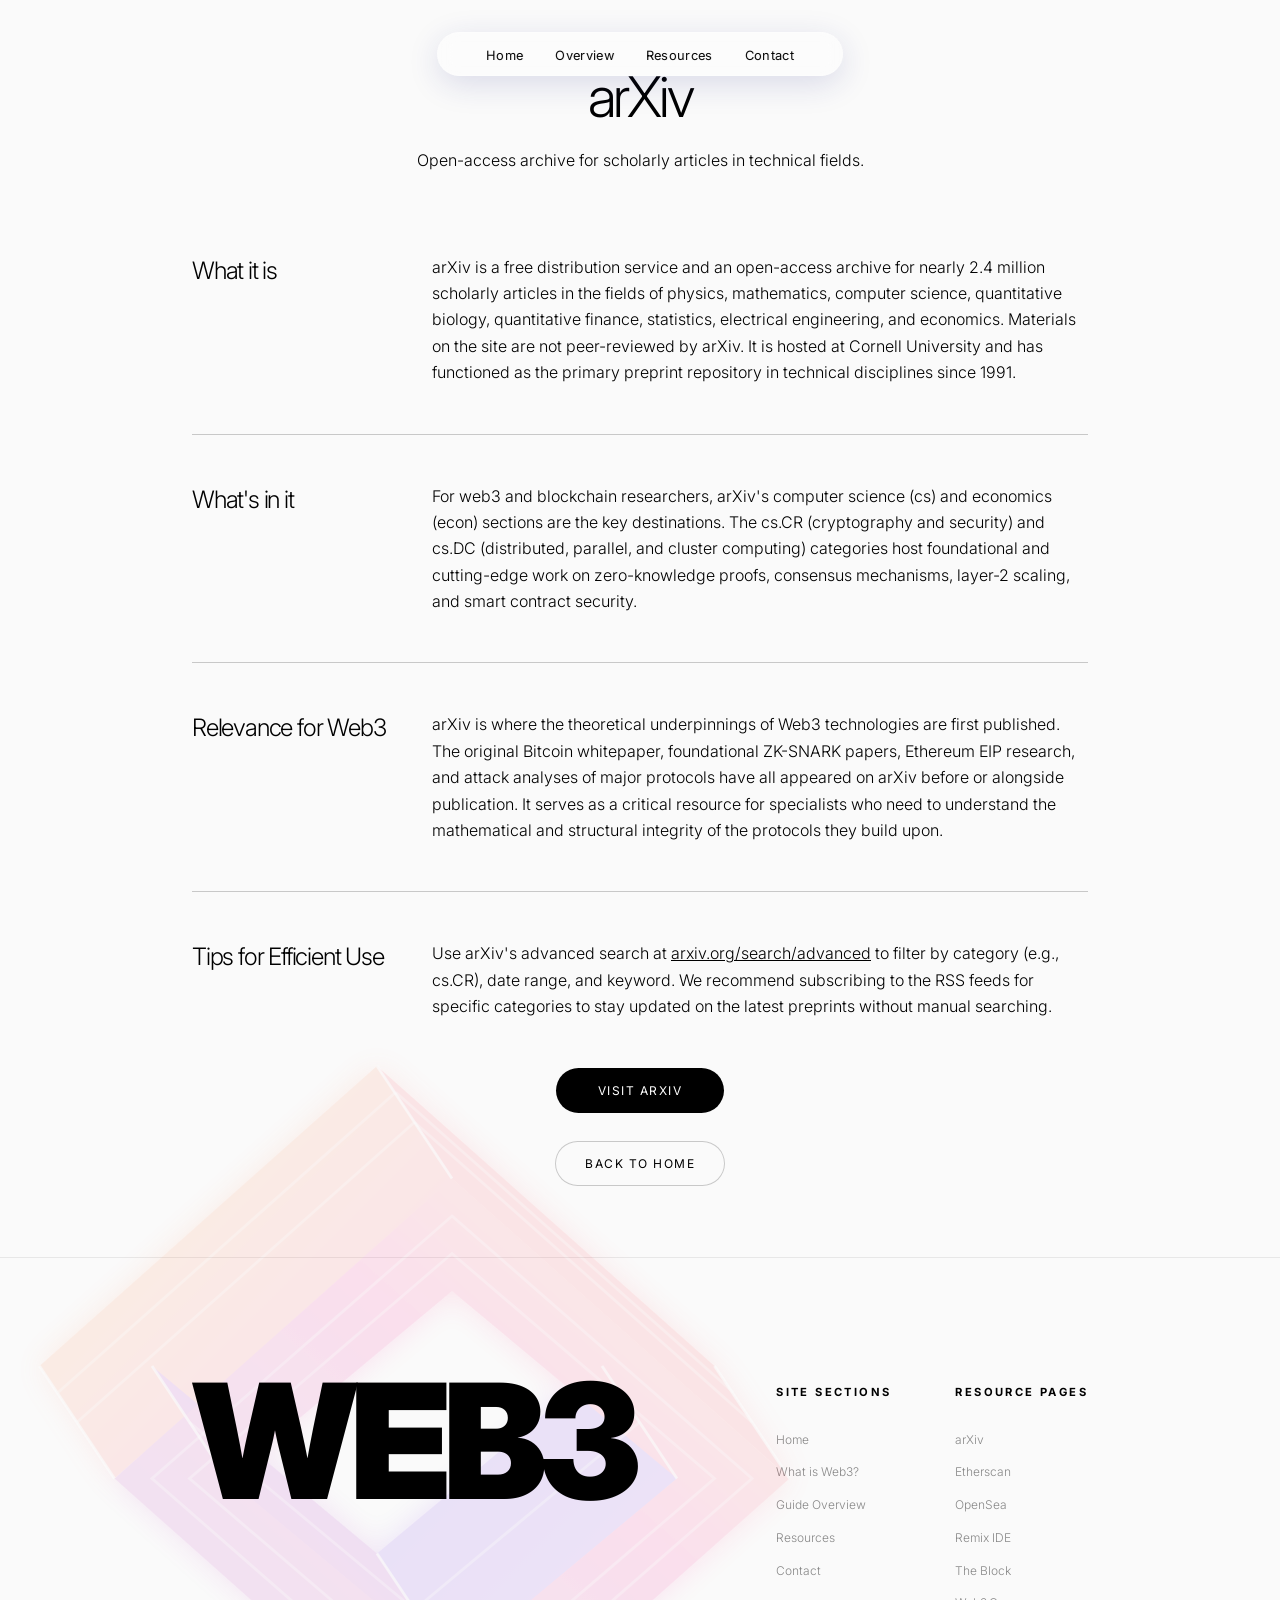
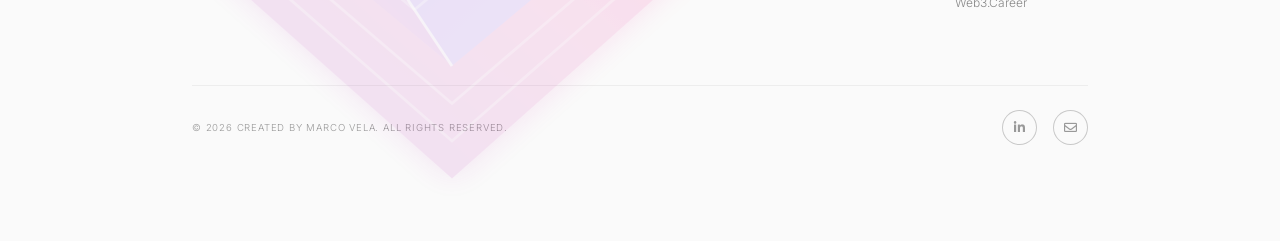
<file: arxiv.html>
<!DOCTYPE HTML>
<html>
<head>
  <title>arXiv - Web3 Resource</title>
  <link rel="icon" href="/images/frame.svg" type="image/svg+xml">

  <meta charset="utf-8"/>
  <meta name="viewport" content="width=device-width, initial-scale=1, user-scalable=no"/>
  <link rel="stylesheet" href="assets/css/main.css"/>
  <noscript>
    <link rel="stylesheet" href="assets/css/noscript.css"/>
  </noscript>
</head>
<body class="is-preload">

<!-- Floating Navbar -->
<nav id="floating-nav">
  <ul>
    <li><a href="index.html#hero" class="smooth-scroll-middle">Home</a></li>
    <li><a href="index.html#overview" class="smooth-scroll">Overview</a></li>
    <li>
      <a href="index.html#gallery" class="smooth-scroll-middle">Resources</a>
      <ul class="dropdown">
        <li><a href="the-block.html">The Block</a></li>
        <li><a href="web3-career.html">Web3.Career</a></li>
        <li><a href="arxiv.html">arXiv</a></li>
        <li><a href="remix.html">Remix IDE</a></li>
        <li><a href="opensea.html">OpenSea</a></li>
        <li><a href="etherscan.html">Etherscan</a></li>
      </ul>
    </li>
    <li><a href="index.html#contact" class="smooth-scroll-middle">Contact</a></li>
  </ul>
</nav>

<!-- Wrapper -->
<div id="wrapper" class="divided">

  <section class="wrapper style1 align-center">
    <div class="inner">
      <h1>arXiv</h1>
      <p>Open-access archive for scholarly articles in technical fields.</p>
      <div class="index align-left">
        <section>
          <header>
            <h3>What it is</h3>
          </header>
          <div class="content">
            <p>arXiv is a free distribution service and an open-access archive for nearly 2.4 million scholarly articles in the fields of physics, mathematics, computer science, quantitative biology, quantitative finance, statistics, electrical engineering, and economics. Materials on the site are not peer-reviewed by arXiv. It is hosted at Cornell University and has functioned as the primary preprint repository in technical disciplines since 1991.</p>
          </div>
        </section>
        <section>
          <header>
            <h3>What's in it</h3>
          </header>
          <div class="content">
            <p>For web3 and blockchain researchers, arXiv's computer science (cs) and economics (econ) sections are the key destinations. The cs.CR (cryptography and security) and cs.DC (distributed, parallel, and cluster computing) categories host foundational and cutting-edge work on zero-knowledge proofs, consensus mechanisms, layer-2 scaling, and smart contract security.</p>
          </div>
        </section>
        <section>
          <header>
            <h3>Relevance for Web3</h3>
          </header>
          <div class="content">
            <p>arXiv is where the theoretical underpinnings of Web3 technologies are first published. The original Bitcoin whitepaper, foundational ZK-SNARK papers, Ethereum EIP research, and attack analyses of major protocols have all appeared on arXiv before or alongside publication. It serves as a critical resource for specialists who need to understand the mathematical and structural integrity of the protocols they build upon.</p>
          </div>
        </section>
        <section>
          <header>
            <h3>Tips for Efficient Use</h3>
          </header>
          <div class="content">
            <p>Use arXiv's advanced search at <a href="https://arxiv.org/search/advanced">arxiv.org/search/advanced</a> to filter by category (e.g., cs.CR), date range, and keyword. We recommend subscribing to the RSS feeds for specific categories to stay updated on the latest preprints without manual searching.</p>
          </div>
        </section>
      </div>
      <ul class="actions stacked">
        <li><a href="https://arxiv.org/" class="button primary big wide">Visit arXiv</a></li>
        <li><a href="index.html" class="button big wide">Back to Home</a></li>
      </ul>
    </div>
  </section>

  <!-- Footer -->
  <footer class="wrapper style1 align-center">
    <div class="inner">
      <div class="footer-grid">
        <div class="footer-logo">
          WEB3
          <img src="images/frame.svg" class="footer-overlay-svg" alt="frame svg"/>
        </div>
        <div class="footer-toc">
          <h4>Site Sections</h4>
          <ul class="alt small">
            <li><a href="index.html#hero" class="smooth-scroll-middle">Home</a></li>
            <li><a href="index.html#first" class="smooth-scroll-middle">What is Web3?</a></li>
            <li><a href="index.html#overview" class="smooth-scroll">Guide Overview</a></li>
            <li><a href="index.html#gallery" class="smooth-scroll-middle">Resources</a></li>
            <li><a href="index.html#contact" class="smooth-scroll-middle">Contact</a></li>
          </ul>
        </div>
        <div class="footer-toc">
          <h4>Resource Pages</h4>
          <ul class="alt small">
            <li><a href="arxiv.html">arXiv</a></li>
            <li><a href="etherscan.html">Etherscan</a></li>
            <li><a href="opensea.html">OpenSea</a></li>
            <li><a href="remix.html">Remix IDE</a></li>
            <li><a href="the-block.html">The Block</a></li>
            <li><a href="web3-career.html">Web3.Career</a></li>
          </ul>
        </div>
        <div class="footer-bottom-row">
          <p>&copy; <span class="current-year"></span> Created by Marco Vela. All rights reserved.</p>
          <ul class="icons">
            <li><a href="https://www.linkedin.com/in/marco-vela-9a539b273/" class="icon brands style2 fa-linkedin-in"><span class="label">LinkedIn</span></a></li>
            <li><a href="mailto:mrv5269@psu.edu" class="icon style2 fa-envelope"><span class="label">Email</span></a></li>
          </ul>
        </div>
      </div>
    </div>
  </footer>

</div>

<!-- Scripts -->
<script src="assets/js/jquery.min.js"></script>
<script src="assets/js/jquery.scrollex.min.js"></script>
<script src="assets/js/jquery.scrolly.min.js"></script>
<script src="assets/js/browser.min.js"></script>
<script src="assets/js/breakpoints.min.js"></script>
<script src="assets/js/util.js"></script>
<script src="assets/js/main.js"></script>

</body>
</html>
</file>
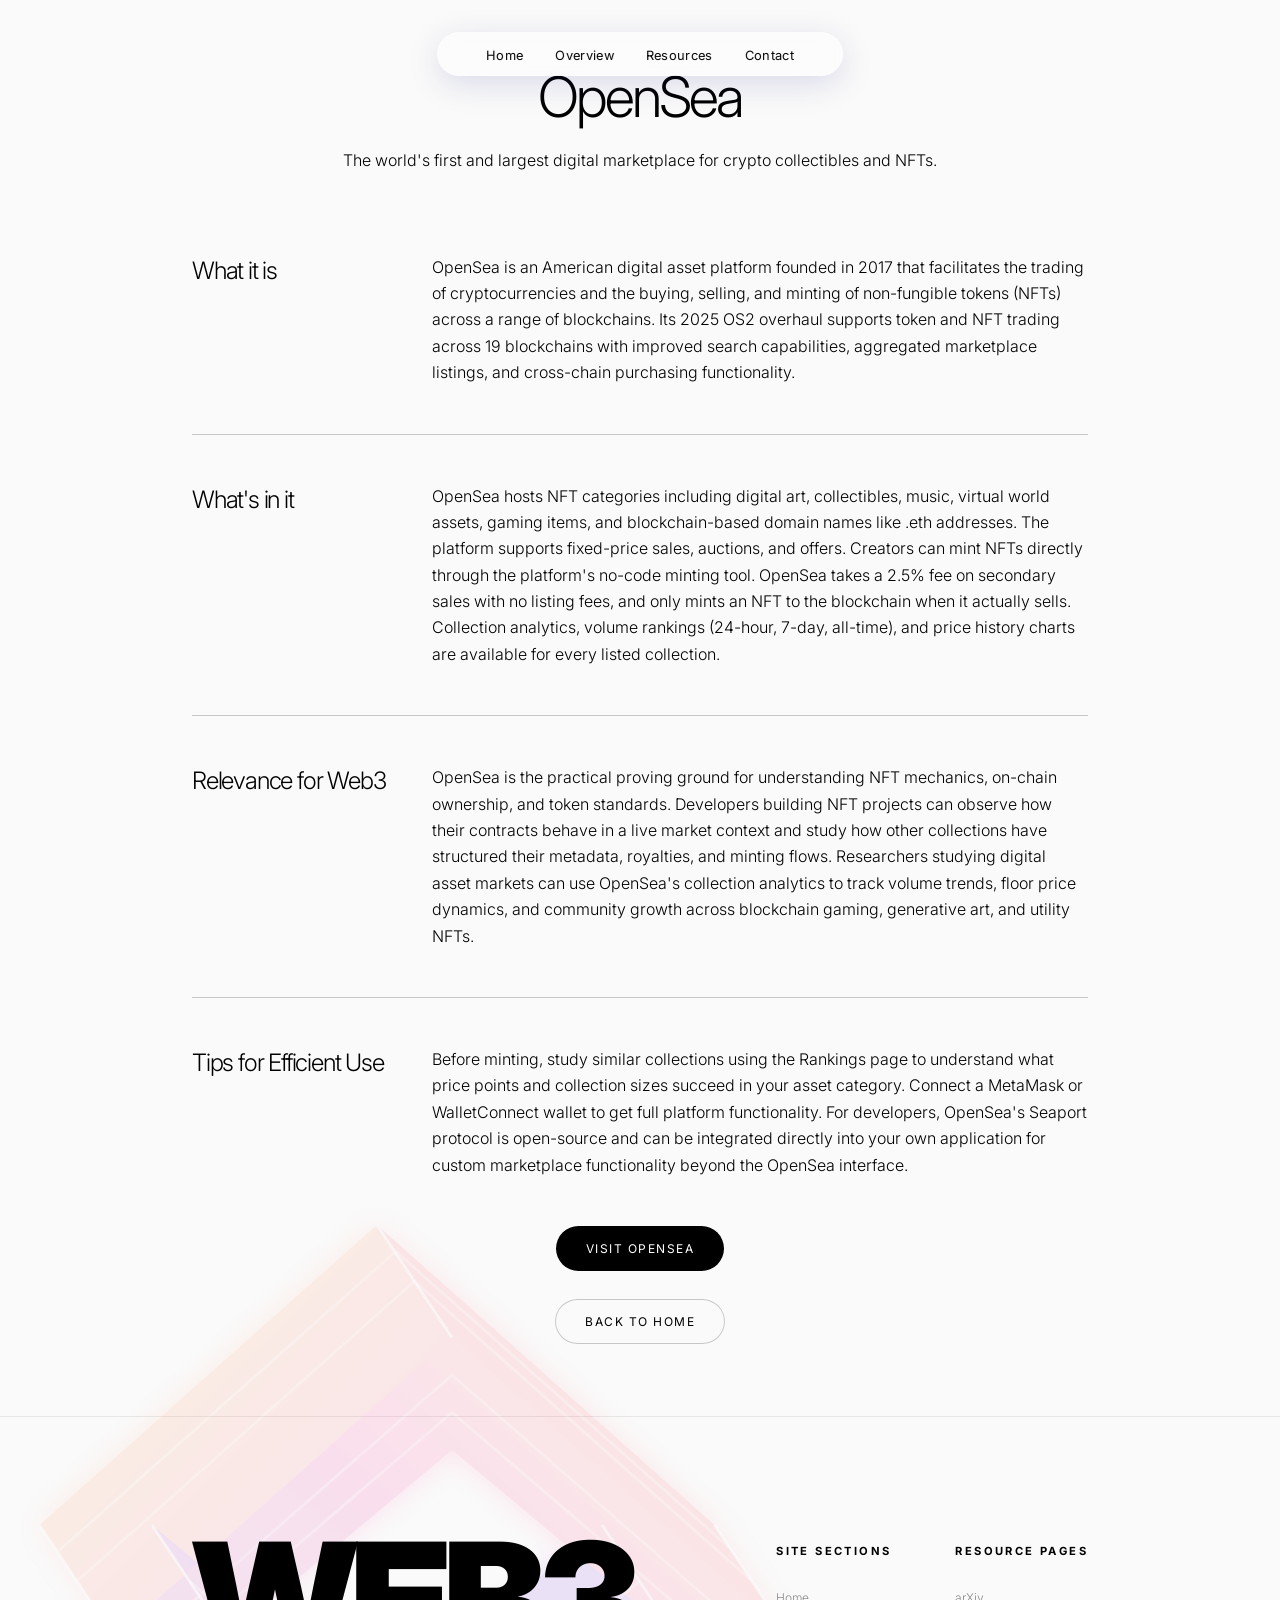
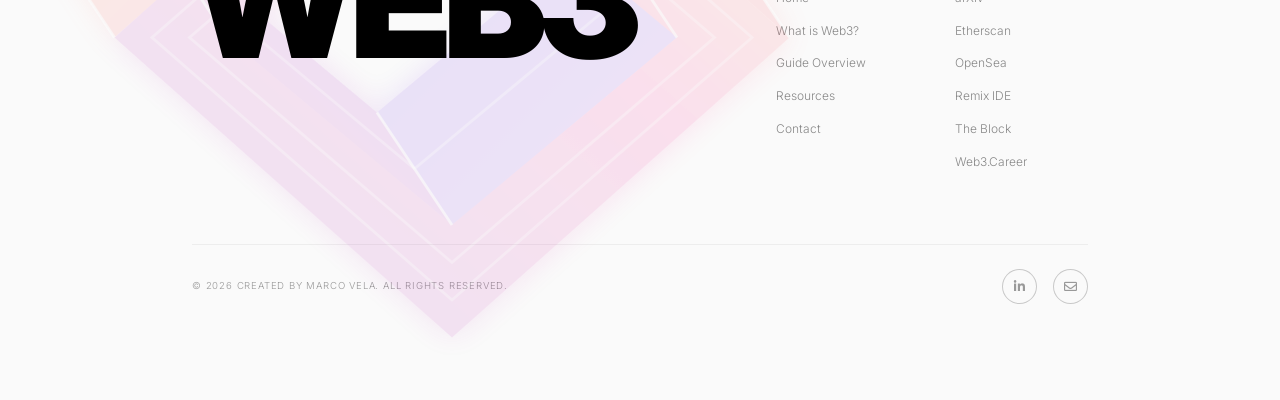
<file: opensea.html>
<!DOCTYPE HTML>
<html>
<head>
  <title>OpenSea - Web3 Resource</title>
  <link rel="icon" href="/images/frame.svg" type="image/svg+xml">

  <meta charset="utf-8"/>
  <meta name="viewport" content="width=device-width, initial-scale=1, user-scalable=no"/>
  <link rel="stylesheet" href="assets/css/main.css"/>
  <noscript>
    <link rel="stylesheet" href="assets/css/noscript.css"/>
  </noscript>
</head>
<body class="is-preload">

<!-- Floating Navbar -->
<nav id="floating-nav">
  <ul>
    <li><a href="index.html#hero" class="smooth-scroll-middle">Home</a></li>
    <li><a href="index.html#overview" class="smooth-scroll">Overview</a></li>
    <li>
      <a href="index.html#gallery" class="smooth-scroll-middle">Resources</a>
      <ul class="dropdown">
        <li><a href="the-block.html">The Block</a></li>
        <li><a href="web3-career.html">Web3.Career</a></li>
        <li><a href="arxiv.html">arXiv</a></li>
        <li><a href="remix.html">Remix IDE</a></li>
        <li><a href="opensea.html">OpenSea</a></li>
        <li><a href="etherscan.html">Etherscan</a></li>
      </ul>
    </li>
    <li><a href="index.html#contact" class="smooth-scroll-middle">Contact</a></li>
  </ul>
</nav>

<!-- Wrapper -->
<div id="wrapper" class="divided">

  <section class="wrapper style1 align-center">
    <div class="inner">
      <h1>OpenSea</h1>
      <p>The world's first and largest digital marketplace for crypto collectibles and NFTs.</p>
      <div class="index align-left">
        <section>
          <header>
            <h3>What it is</h3>
          </header>
          <div class="content">
            <p>OpenSea is an American digital asset platform founded in 2017 that facilitates the trading of cryptocurrencies and the buying, selling, and minting of non-fungible tokens (NFTs) across a range of blockchains. Its 2025 OS2 overhaul supports token and NFT trading across 19 blockchains with improved search capabilities, aggregated marketplace listings, and cross-chain purchasing functionality.</p>
          </div>
        </section>
        <section>
          <header>
            <h3>What's in it</h3>
          </header>
          <div class="content">
            <p>OpenSea hosts NFT categories including digital art, collectibles, music, virtual world assets, gaming items, and blockchain-based domain names like .eth addresses. The platform supports fixed-price sales, auctions, and offers. Creators can mint NFTs directly through the platform's no-code minting tool. OpenSea takes a 2.5% fee on secondary sales with no listing fees, and only mints an NFT to the blockchain when it actually sells. Collection analytics, volume rankings (24-hour, 7-day, all-time), and price history charts are available for every listed collection.</p>
          </div>
        </section>
        <section>
          <header>
            <h3>Relevance for Web3</h3>
          </header>
          <div class="content">
            <p>OpenSea is the practical proving ground for understanding NFT mechanics, on-chain ownership, and token standards. Developers building NFT projects can observe how their contracts behave in a live market context and study how other collections have structured their metadata, royalties, and minting flows. Researchers studying digital asset markets can use OpenSea's collection analytics to track volume trends, floor price dynamics, and community growth across blockchain gaming, generative art, and utility NFTs.</p>
          </div>
        </section>
        <section>
          <header>
            <h3>Tips for Efficient Use</h3>
          </header>
          <div class="content">
            <p>Before minting, study similar collections using the Rankings page to understand what price points and collection sizes succeed in your asset category. Connect a MetaMask or WalletConnect wallet to get full platform functionality. For developers, OpenSea's Seaport protocol is open-source and can be integrated directly into your own application for custom marketplace functionality beyond the OpenSea interface.</p>
          </div>
        </section>
      </div>
      <ul class="actions stacked">
        <li><a href="https://opensea.io/" class="button primary big wide">Visit OpenSea</a></li>
        <li><a href="index.html" class="button big wide">Back to Home</a></li>
      </ul>
    </div>
  </section>

  <!-- Footer -->
  <footer class="wrapper style1 align-center">
    <div class="inner">
      <div class="footer-grid">
        <div class="footer-logo">
          WEB3
          <img src="images/frame.svg" class="footer-overlay-svg" alt="frame svg"/>
        </div>
        <div class="footer-toc">
          <h4>Site Sections</h4>
          <ul class="alt small">
            <li><a href="index.html#hero" class="smooth-scroll-middle">Home</a></li>
            <li><a href="index.html#first" class="smooth-scroll-middle">What is Web3?</a></li>
            <li><a href="index.html#overview" class="smooth-scroll">Guide Overview</a></li>
            <li><a href="index.html#gallery" class="smooth-scroll-middle">Resources</a></li>
            <li><a href="index.html#contact" class="smooth-scroll-middle">Contact</a></li>
          </ul>
        </div>
        <div class="footer-toc">
          <h4>Resource Pages</h4>
          <ul class="alt small">
            <li><a href="arxiv.html">arXiv</a></li>
            <li><a href="etherscan.html">Etherscan</a></li>
            <li><a href="opensea.html">OpenSea</a></li>
            <li><a href="remix.html">Remix IDE</a></li>
            <li><a href="the-block.html">The Block</a></li>
            <li><a href="web3-career.html">Web3.Career</a></li>
          </ul>
        </div>
        <div class="footer-bottom-row">
          <p>&copy; <span class="current-year"></span> Created by Marco Vela. All rights reserved.</p>
          <ul class="icons">
            <li><a href="https://www.linkedin.com/in/marco-vela-9a539b273/" class="icon brands style2 fa-linkedin-in"><span class="label">LinkedIn</span></a></li>
            <li><a href="mailto:mrv5269@psu.edu" class="icon style2 fa-envelope"><span class="label">Email</span></a></li>
          </ul>
        </div>
      </div>
    </div>
  </footer>

</div>

<!-- Scripts -->
<script src="assets/js/jquery.min.js"></script>
<script src="assets/js/jquery.scrollex.min.js"></script>
<script src="assets/js/jquery.scrolly.min.js"></script>
<script src="assets/js/browser.min.js"></script>
<script src="assets/js/breakpoints.min.js"></script>
<script src="assets/js/util.js"></script>
<script src="assets/js/main.js"></script>

</body>
</html>
</file>
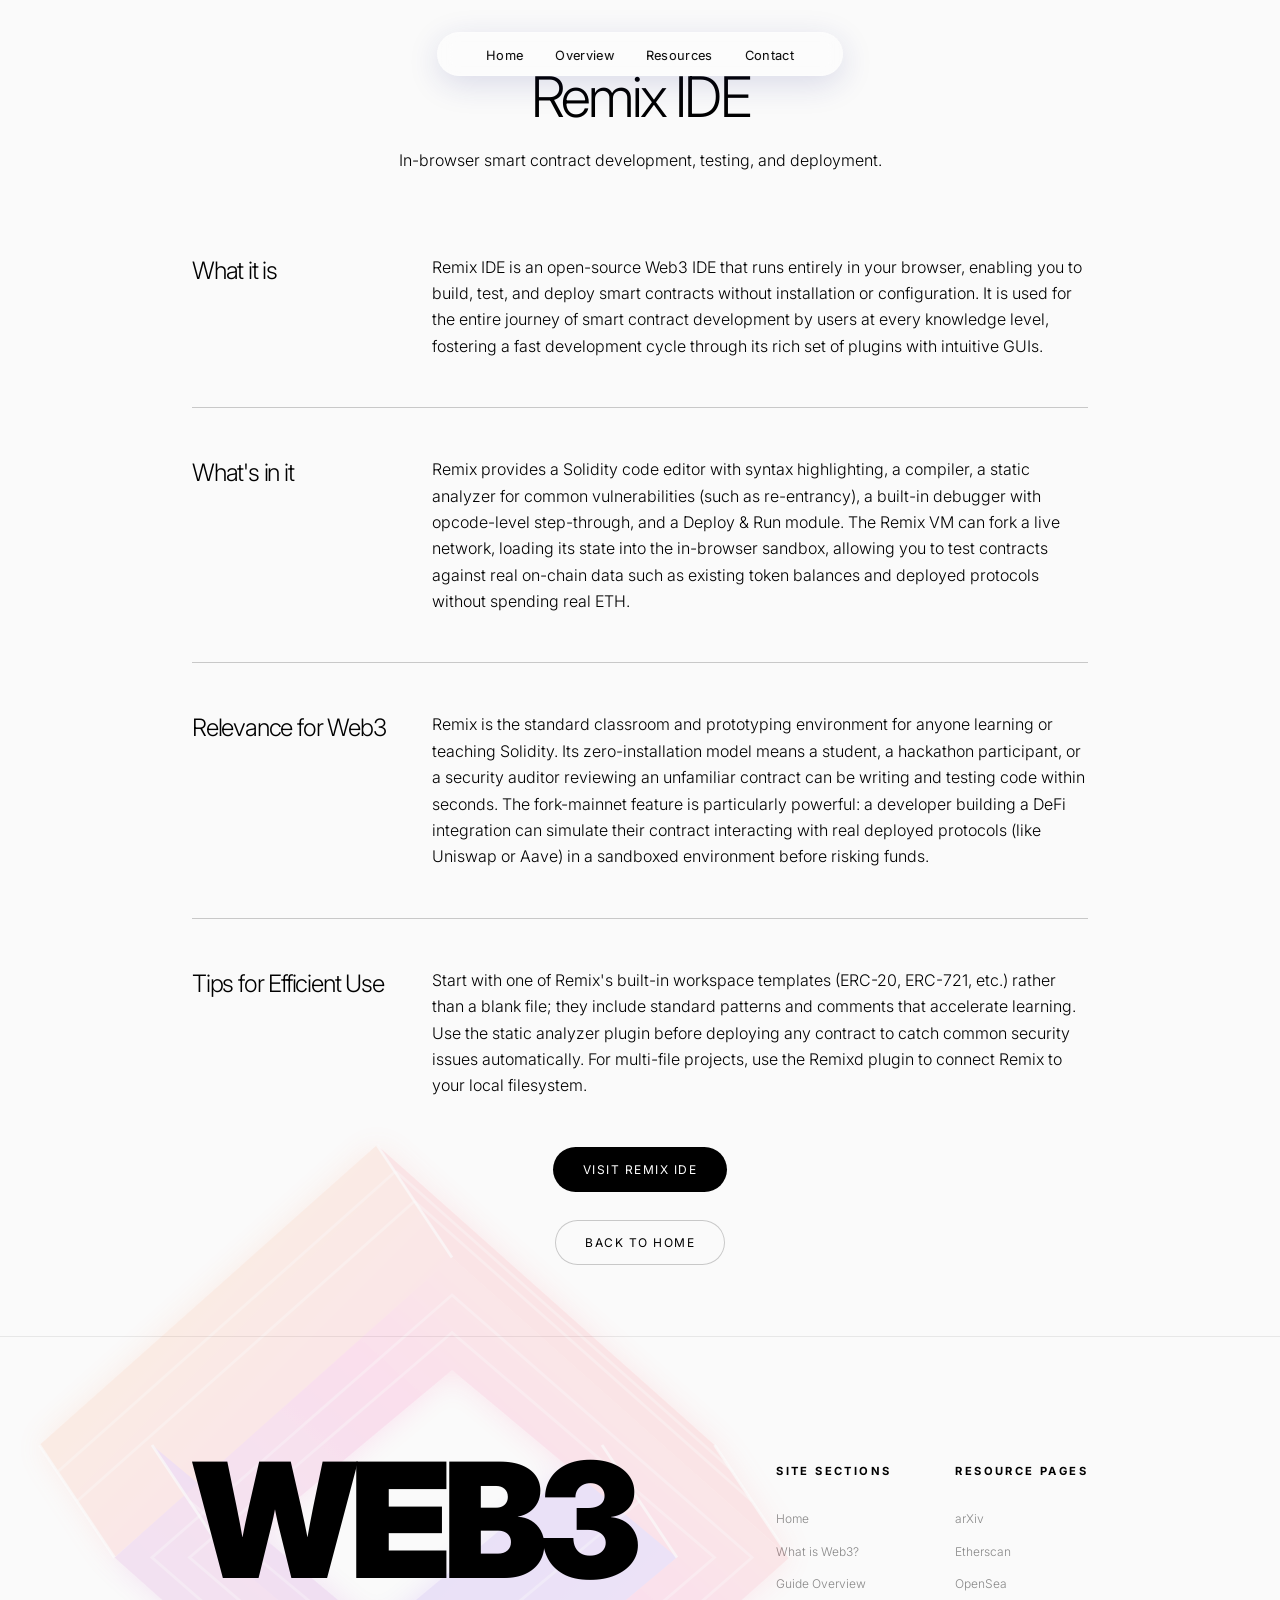
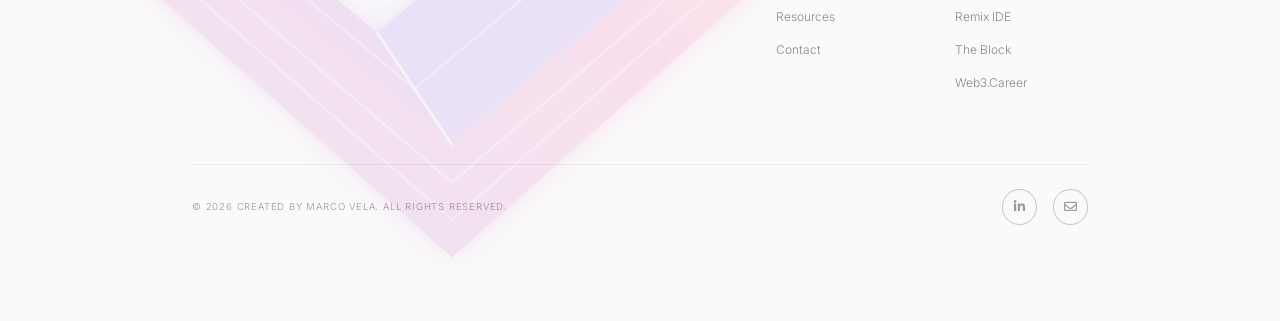
<file: remix.html>
<!DOCTYPE HTML>
<html>
<head>
  <title>Remix IDE - Web3 Resource</title>
  <link rel="icon" href="/images/frame.svg" type="image/svg+xml">

  <meta charset="utf-8"/>
  <meta name="viewport" content="width=device-width, initial-scale=1, user-scalable=no"/>
  <link rel="stylesheet" href="assets/css/main.css"/>
  <noscript>
    <link rel="stylesheet" href="assets/css/noscript.css"/>
  </noscript>
</head>
<body class="is-preload">

<!-- Floating Navbar -->
<nav id="floating-nav">
  <ul>
    <li><a href="index.html#hero" class="smooth-scroll-middle">Home</a></li>
    <li><a href="index.html#overview" class="smooth-scroll">Overview</a></li>
    <li>
      <a href="index.html#gallery" class="smooth-scroll-middle">Resources</a>
      <ul class="dropdown">
        <li><a href="the-block.html">The Block</a></li>
        <li><a href="web3-career.html">Web3.Career</a></li>
        <li><a href="arxiv.html">arXiv</a></li>
        <li><a href="remix.html">Remix IDE</a></li>
        <li><a href="opensea.html">OpenSea</a></li>
        <li><a href="etherscan.html">Etherscan</a></li>
      </ul>
    </li>
    <li><a href="index.html#contact" class="smooth-scroll-middle">Contact</a></li>
  </ul>
</nav>

<!-- Wrapper -->
<div id="wrapper" class="divided">

  <section class="wrapper style1 align-center">
    <div class="inner">
      <h1>Remix IDE</h1>
      <p>In-browser smart contract development, testing, and deployment.</p>
      <div class="index align-left">
        <section>
          <header>
            <h3>What it is</h3>
          </header>
          <div class="content">
            <p>Remix IDE is an open-source Web3 IDE that runs entirely in your browser, enabling you to build, test, and deploy smart contracts without installation or configuration. It is used for the entire journey of smart contract development by users at every knowledge level, fostering a fast development cycle through its rich set of plugins with intuitive GUIs.</p>
          </div>
        </section>
        <section>
          <header>
            <h3>What's in it</h3>
          </header>
          <div class="content">
            <p>Remix provides a Solidity code editor with syntax highlighting, a compiler, a static analyzer for common vulnerabilities (such as re-entrancy), a built-in debugger with opcode-level step-through, and a Deploy & Run module. The Remix VM can fork a live network, loading its state into the in-browser sandbox, allowing you to test contracts against real on-chain data such as existing token balances and deployed protocols without spending real ETH.</p>
          </div>
        </section>
        <section>
          <header>
            <h3>Relevance for Web3</h3>
          </header>
          <div class="content">
            <p>Remix is the standard classroom and prototyping environment for anyone learning or teaching Solidity. Its zero-installation model means a student, a hackathon participant, or a security auditor reviewing an unfamiliar contract can be writing and testing code within seconds. The fork-mainnet feature is particularly powerful: a developer building a DeFi integration can simulate their contract interacting with real deployed protocols (like Uniswap or Aave) in a sandboxed environment before risking funds.</p>
          </div>
        </section>
        <section>
          <header>
            <h3>Tips for Efficient Use</h3>
          </header>
          <div class="content">
            <p>Start with one of Remix's built-in workspace templates (ERC-20, ERC-721, etc.) rather than a blank file; they include standard patterns and comments that accelerate learning. Use the static analyzer plugin before deploying any contract to catch common security issues automatically. For multi-file projects, use the Remixd plugin to connect Remix to your local filesystem.</p>
          </div>
        </section>
      </div>
      <ul class="actions stacked">
        <li><a href="https://remix.live/" class="button primary big wide">Visit Remix IDE</a></li>
        <li><a href="index.html" class="button big wide">Back to Home</a></li>
      </ul>
    </div>
  </section>

  <!-- Footer -->
  <footer class="wrapper style1 align-center">
    <div class="inner">
      <div class="footer-grid">
        <div class="footer-logo">
          WEB3
          <img src="images/frame.svg" class="footer-overlay-svg" alt="frame svg"/>
        </div>
        <div class="footer-toc">
          <h4>Site Sections</h4>
          <ul class="alt small">
            <li><a href="index.html#hero" class="smooth-scroll-middle">Home</a></li>
            <li><a href="index.html#first" class="smooth-scroll-middle">What is Web3?</a></li>
            <li><a href="index.html#overview" class="smooth-scroll">Guide Overview</a></li>
            <li><a href="index.html#gallery" class="smooth-scroll-middle">Resources</a></li>
            <li><a href="index.html#contact" class="smooth-scroll-middle">Contact</a></li>
          </ul>
        </div>
        <div class="footer-toc">
          <h4>Resource Pages</h4>
          <ul class="alt small">
            <li><a href="arxiv.html">arXiv</a></li>
            <li><a href="etherscan.html">Etherscan</a></li>
            <li><a href="opensea.html">OpenSea</a></li>
            <li><a href="remix.html">Remix IDE</a></li>
            <li><a href="the-block.html">The Block</a></li>
            <li><a href="web3-career.html">Web3.Career</a></li>
          </ul>
        </div>
        <div class="footer-bottom-row">
          <p>&copy; <span class="current-year"></span> Created by Marco Vela. All rights reserved.</p>
          <ul class="icons">
            <li><a href="https://www.linkedin.com/in/marco-vela-9a539b273/" class="icon brands style2 fa-linkedin-in"><span class="label">LinkedIn</span></a></li>
            <li><a href="mailto:mrv5269@psu.edu" class="icon style2 fa-envelope"><span class="label">Email</span></a></li>
          </ul>
        </div>
      </div>
    </div>
  </footer>

</div>

<!-- Scripts -->
<script src="assets/js/jquery.min.js"></script>
<script src="assets/js/jquery.scrollex.min.js"></script>
<script src="assets/js/jquery.scrolly.min.js"></script>
<script src="assets/js/browser.min.js"></script>
<script src="assets/js/breakpoints.min.js"></script>
<script src="assets/js/util.js"></script>
<script src="assets/js/main.js"></script>

</body>
</html>
</file>
<file: assets/css/noscript.css>
/*
	Story by HTML5 UP
	html5up.net | @ajlkn
	Free for personal and commercial use under the CCA 3.0 license (html5up.net/license)
*/

/* Banner (transitions) */

	.banner.onload-content-fade-up .content {
		-moz-transition: none;
		-webkit-transition: none;
		-ms-transition: none;
		transition: none;
	}

	body.is-preload .banner.onload-content-fade-up .content {
		-moz-transform: none;
		-webkit-transform: none;
		-ms-transform: none;
		transform: none;
		opacity: 1;
	}

	.banner.onload-content-fade-down .content {
		-moz-transition: none;
		-webkit-transition: none;
		-ms-transition: none;
		transition: none;
	}

	body.is-preload .banner.onload-content-fade-down .content {
		-moz-transform: none;
		-webkit-transform: none;
		-ms-transform: none;
		transform: none;
		opacity: 1;
	}

	.banner.onload-content-fade-left .content {
		-moz-transition: none;
		-webkit-transition: none;
		-ms-transition: none;
		transition: none;
	}

	body.is-preload .banner.onload-content-fade-left .content {
		-moz-transform: none;
		-webkit-transform: none;
		-ms-transform: none;
		transform: none;
		opacity: 1;
	}

	.banner.onload-content-fade-right .content {
		-moz-transition: none;
		-webkit-transition: none;
		-ms-transition: none;
		transition: none;
	}

	body.is-preload .banner.onload-content-fade-right .content {
		-moz-transform: none;
		-webkit-transform: none;
		-ms-transform: none;
		transform: none;
		opacity: 1;
	}

	.banner.onload-content-fade-in .content {
		-moz-transition: none;
		-webkit-transition: none;
		-ms-transition: none;
		transition: none;
	}

	body.is-preload .banner.onload-content-fade-in .content {
		-moz-transform: none;
		-webkit-transform: none;
		-ms-transform: none;
		transform: none;
		opacity: 1;
	}

	.banner.onload-image-fade-up .image {
		-moz-transition: none;
		-webkit-transition: none;
		-ms-transition: none;
		transition: none;
	}

		.banner.onload-image-fade-up .image img {
			-moz-transition: none;
			-webkit-transition: none;
			-ms-transition: none;
			transition: none;
		}

	body.is-preload .banner.onload-image-fade-up .image {
		-moz-transform: none;
		-webkit-transform: none;
		-ms-transform: none;
		transform: none;
		opacity: 1;
	}

		body.is-preload .banner.onload-image-fade-up .image img {
			opacity: 1;
		}

	.banner.onload-image-fade-down .image {
		-moz-transition: none;
		-webkit-transition: none;
		-ms-transition: none;
		transition: none;
	}

		.banner.onload-image-fade-down .image img {
			-moz-transition: none;
			-webkit-transition: none;
			-ms-transition: none;
			transition: none;
		}

	body.is-preload .banner.onload-image-fade-down .image {
		-moz-transform: none;
		-webkit-transform: none;
		-ms-transform: none;
		transform: none;
		opacity: 1;
	}

		body.is-preload .banner.onload-image-fade-down .image img {
			opacity: 1;
		}

	.banner.onload-image-fade-left .image {
		-moz-transition: none;
		-webkit-transition: none;
		-ms-transition: none;
		transition: none;
	}

		.banner.onload-image-fade-left .image img {
			-moz-transition: none;
			-webkit-transition: none;
			-ms-transition: none;
			transition: none;
		}

	body.is-preload .banner.onload-image-fade-left .image {
		-moz-transform: none;
		-webkit-transform: none;
		-ms-transform: none;
		transform: none;
		opacity: 1;
	}

		body.is-preload .banner.onload-image-fade-left .image img {
			opacity: 1;
		}

	.banner.onload-image-fade-right .image {
		-moz-transition: none;
		-webkit-transition: none;
		-ms-transition: none;
		transition: none;
	}

		.banner.onload-image-fade-right .image img {
			-moz-transition: none;
			-webkit-transition: none;
			-ms-transition: none;
			transition: none;
		}

	body.is-preload .banner.onload-image-fade-right .image {
		-moz-transform: none;
		-webkit-transform: none;
		-ms-transform: none;
		transform: none;
		opacity: 1;
	}

		body.is-preload .banner.onload-image-fade-right .image img {
			opacity: 1;
		}

	.banner.onload-image-fade-in .image img {
		-moz-transition: none;
		-webkit-transition: none;
		-ms-transition: none;
		transition: none;
	}

	body.is-preload .banner.onload-image-fade-in .image img {
		opacity: 1;
	}

	.banner.onscroll-content-fade-up .content {
		-moz-transition: none;
		-webkit-transition: none;
		-ms-transition: none;
		transition: none;
	}

	.banner.onscroll-content-fade-up.is-inactive .content {
		-moz-transform: none;
		-webkit-transform: none;
		-ms-transform: none;
		transform: none;
		opacity: 1;
	}

	.banner.onscroll-content-fade-down .content {
		-moz-transition: none;
		-webkit-transition: none;
		-ms-transition: none;
		transition: none;
	}

	.banner.onscroll-content-fade-down.is-inactive .content {
		-moz-transform: none;
		-webkit-transform: none;
		-ms-transform: none;
		transform: none;
		opacity: 1;
	}

	.banner.onscroll-content-fade-left .content {
		-moz-transition: none;
		-webkit-transition: none;
		-ms-transition: none;
		transition: none;
	}

	.banner.onscroll-content-fade-left.is-inactive .content {
		-moz-transform: none;
		-webkit-transform: none;
		-ms-transform: none;
		transform: none;
		opacity: 1;
	}

	.banner.onscroll-content-fade-right .content {
		-moz-transition: none;
		-webkit-transition: none;
		-ms-transition: none;
		transition: none;
	}

	.banner.onscroll-content-fade-right.is-inactive .content {
		-moz-transform: none;
		-webkit-transform: none;
		-ms-transform: none;
		transform: none;
		opacity: 1;
	}

	.banner.onscroll-content-fade-in .content {
		-moz-transition: none;
		-webkit-transition: none;
		-ms-transition: none;
		transition: none;
	}

	.banner.onscroll-content-fade-in.is-inactive .content {
		-moz-transform: none;
		-webkit-transform: none;
		-ms-transform: none;
		transform: none;
		opacity: 1;
	}

	.banner.onscroll-image-fade-up .image {
		-moz-transition: none;
		-webkit-transition: none;
		-ms-transition: none;
		transition: none;
	}

		.banner.onscroll-image-fade-up .image img {
			-moz-transition: none;
			-webkit-transition: none;
			-ms-transition: none;
			transition: none;
		}

	.banner.onscroll-image-fade-up.is-inactive .image {
		-moz-transform: none;
		-webkit-transform: none;
		-ms-transform: none;
		transform: none;
		opacity: 1;
	}

		.banner.onscroll-image-fade-up.is-inactive .image img {
			opacity: 1;
		}

	.banner.onscroll-image-fade-down .image {
		-moz-transition: none;
		-webkit-transition: none;
		-ms-transition: none;
		transition: none;
	}

		.banner.onscroll-image-fade-down .image img {
			-moz-transition: none;
			-webkit-transition: none;
			-ms-transition: none;
			transition: none;
		}

	.banner.onscroll-image-fade-down.is-inactive .image {
		-moz-transform: none;
		-webkit-transform: none;
		-ms-transform: none;
		transform: none;
		opacity: 1;
	}

		.banner.onscroll-image-fade-down.is-inactive .image img {
			opacity: 1;
		}

	.banner.onscroll-image-fade-left .image {
		-moz-transition: none;
		-webkit-transition: none;
		-ms-transition: none;
		transition: none;
	}

		.banner.onscroll-image-fade-left .image img {
			-moz-transition: none;
			-webkit-transition: none;
			-ms-transition: none;
			transition: none;
		}

	.banner.onscroll-image-fade-left.is-inactive .image {
		-moz-transform: none;
		-webkit-transform: none;
		-ms-transform: none;
		transform: none;
		opacity: 1;
	}

		.banner.onscroll-image-fade-left.is-inactive .image img {
			opacity: 1;
		}

	.banner.onscroll-image-fade-right .image {
		-moz-transition: none;
		-webkit-transition: none;
		-ms-transition: none;
		transition: none;
	}

		.banner.onscroll-image-fade-right .image img {
			-moz-transition: none;
			-webkit-transition: none;
			-ms-transition: none;
			transition: none;
		}

	.banner.onscroll-image-fade-right.is-inactive .image {
		-moz-transform: none;
		-webkit-transform: none;
		-ms-transform: none;
		transform: none;
		opacity: 1;
	}

		.banner.onscroll-image-fade-right.is-inactive .image img {
			opacity: 1;
		}

	.banner.onscroll-image-fade-in .image img {
		-moz-transition: none;
		-webkit-transition: none;
		-ms-transition: none;
		transition: none;
	}

	.banner.onscroll-image-fade-in.is-inactive .image img {
		opacity: 1;
	}
</file>
<file: assets/css/main.css>
@import url(fontawesome-all.min.css);
@import url("https://fonts.googleapis.com/css2?family=Inter:wght@300;400;700&display=swap");

/*
	Story by HTML5 UP
	html5up.net | @ajlkn
	Free for personal and commercial use under the CCA 3.0 license (html5up.net/license)
*/

html, body, div, span, applet, object,
iframe, h1, h2, h3, h4, h5, h6, p, blockquote,
pre, a, abbr, acronym, address, big, cite,
code, del, dfn, em, img, ins, kbd, q, s, samp,
small, strike, strong, sub, sup, tt, var, b,
u, i, center, dl, dt, dd, ol, ul, li, fieldset,
form, label, legend, table, caption, tbody,
tfoot, thead, tr, th, td, article, aside,
canvas, details, embed, figure, figcaption,
footer, header, hgroup, menu, nav, output, ruby,
section, summary, time, mark, audio, video {
	margin: 0;
	padding: 0;
	border: 0;
	font-size: 100%;
	font: inherit;
	vertical-align: baseline;}

article, aside, details, figcaption, figure,
footer, header, hgroup, menu, nav, section {
	display: block;}

body {
	line-height: 1;
}

ol, ul {
	list-style: none;
}

blockquote, q {
	quotes: none;
}

	blockquote:before, blockquote:after, q:before, q:after {
		content: '';
		content: none;
	}

table {
	border-collapse: collapse;
	border-spacing: 0;
}

body {
	-webkit-text-size-adjust: none;
}

mark {
	background-color: transparent;
	color: inherit;
}

input::-moz-focus-inner {
	border: 0;
	padding: 0;
}

input, select, textarea {
	-moz-appearance: none;
	-webkit-appearance: none;
	-ms-appearance: none;
	appearance: none;
}

/* Basic */

	@-ms-viewport {
		width: device-width;
	}

	body {
		-ms-overflow-style: scrollbar;
	}

	@media screen and (max-width: 480px) {

		html, body {
			min-width: 320px;
		}

	}

	html {
		box-sizing: border-box;
	}

	*, *:before, *:after {
		box-sizing: inherit;
	}

	body {
		background: #fafafa;
	}

		body.is-preload *, body.is-preload *:before, body.is-preload *:after {
			-moz-animation: none !important;
			-webkit-animation: none !important;
			-ms-animation: none !important;
			animation: none !important;
			-moz-transition: none !important;
			-webkit-transition: none !important;
			-ms-transition: none !important;
			transition: none !important;
		}

/* Type */

	html {
		font-size: 18pt;
	}

		@media screen and (max-width: 1680px) {

			html {
				font-size: 14pt;
			}

		}

		@media screen and (max-width: 1280px) {

			html {
				font-size: 12pt;
			}

		}

		@media screen and (max-width: 736px) {

			html {
				font-size: 11pt;
			}

		}

		@media screen and (max-width: 360px) {

			html {
				font-size: 10pt;
			}

		}

	body {
		background-color: #fafafa;
		color: #000000;
	}

	body, input, select, textarea {
		font-family: "Inter", Helvetica, sans-serif;
		font-size: 1rem;
		font-weight: 300;
		line-height: 1.65;
	}

	a {
		-moz-transition: color 0.2s ease-in-out;
		-webkit-transition: color 0.2s ease-in-out;
		-ms-transition: color 0.2s ease-in-out;
		transition: color 0.2s ease-in-out;
		text-decoration: underline;
	}

		a:hover {
			text-decoration: none;
		}

	strong, b {
		font-weight: 400;
	}

	em, i {
		font-style: italic;
	}

	p {
		margin: 0 0 2rem 0;
	}

		p.major {
			font-size: 1.25rem;
		}

	h1, h2, h3, h4, h5, h6 {
		font-weight: 300;
		line-height: 1.375;
		letter-spacing: -0.05em;
		margin: 0 0 1rem 0;
	}

		h1 a, h2 a, h3 a, h4 a, h5 a, h6 a {
			color: inherit;
			text-decoration: none;
		}

	h1 {
		font-size: 3.5rem;
		line-height: 1.2;
	}

	h2 {
		font-size: 2.25rem;
	}

	h3 {
		font-size: 1.5rem;
	}

	h4 {
		font-size: 1.1rem;
	}

	h5 {
		font-size: 0.9rem;
	}

	h6 {
		font-size: 0.7rem;
	}

	sub {
		font-size: 0.8rem;
		position: relative;
		top: 0.5rem;
	}

	sup {
		font-size: 0.8rem;
		position: relative;
		top: -0.5rem;
	}

	blockquote {
		border-left: solid 4px;
		font-style: italic;
		margin: 0 0 2rem 0;
		padding: 0.5rem 0 0.5rem 2rem;
	}

	code {
		border-radius: 4px;
		font-family: "Courier New", monospace;
		font-size: 0.9em;
		margin: 0 0.25rem;
		padding: 0.25rem 0.325rem;
	}

	pre {
		-webkit-overflow-scrolling: touch;
		font-family: "Courier New", monospace;
		font-size: 0.9em;
		margin: 0 0 2rem 0;
	}

		pre code {
			display: block;
			line-height: 1.5;
			padding: 0.75rem 1rem;
			overflow-x: auto;
		}

	hr {
		border: 0;
		border-bottom: solid 1px;
		margin: 2.5rem 0;
	}

		hr.major {
			margin: 3.5rem 0;
		}

	.align-left {
		text-align: left;
	}

	.align-center {
		text-align: center;
	}

	.align-right {
		text-align: right;
	}

	@media screen and (max-width: 736px) {

		p.major {
			font-size: 1.1rem;
		}

		h1 {
			font-size: 2.5rem;
		}

		h2 {
			font-size: 2rem;
		}

		h3 {
			font-size: 1.25rem;
		}

		h4 {
			font-size: 1rem;
		}

	}

	input, select, textarea {
		color: #000000;
	}

	a {
		color: #000000;
	}

		a:hover {
			color: #47D3E5;
		}

	strong, b {
		color: #000000;
	}

	h1, h2, h3, h4, h5, h6 {
		color: #000000;
	}

	blockquote {
		border-left-color: rgba(0, 0, 0, 0.2);
	}

	code {
		background: rgba(0, 0, 0, 0.05);
		border-color: rgba(0, 0, 0, 0.2);
	}

	hr {
		border-bottom-color: rgba(0, 0, 0, 0.2);
	}

/* Row */

	.row {
		display: flex;
		flex-wrap: wrap;
		box-sizing: border-box;
		align-items: stretch;
	}

		.row > * {
			box-sizing: border-box;
		}

		.row.gtr-uniform > * > :last-child {
			margin-bottom: 0;
		}

		.row.aln-left {
			justify-content: flex-start;
		}

		.row.aln-center {
			justify-content: center;
		}

		.row.aln-right {
			justify-content: flex-end;
		}

		.row.aln-top {
			align-items: flex-start;
		}

		.row.aln-middle {
			align-items: center;
		}

		.row.aln-bottom {
			align-items: flex-end;
		}

		.row > .imp {
			order: -1;
		}

		.row > .col-1 {
			width: 8.33333%;
		}

		.row > .off-1 {
			margin-left: 8.33333%;
		}

		.row > .col-2 {
			width: 16.66667%;
		}

		.row > .off-2 {
			margin-left: 16.66667%;
		}

		.row > .col-3 {
			width: 25%;
		}

		.row > .off-3 {
			margin-left: 25%;
		}

		.row > .col-4 {
			width: 33.33333%;
		}

		.row > .off-4 {
			margin-left: 33.33333%;
		}

		.row > .col-5 {
			width: 41.66667%;
		}

		.row > .off-5 {
			margin-left: 41.66667%;
		}

		.row > .col-6 {
			width: 50%;
		}

		.row > .off-6 {
			margin-left: 50%;
		}

		.row > .col-7 {
			width: 58.33333%;
		}

		.row > .off-7 {
			margin-left: 58.33333%;
		}

		.row > .col-8 {
			width: 66.66667%;
		}

		.row > .off-8 {
			margin-left: 66.66667%;
		}

		.row > .col-9 {
			width: 75%;
		}

		.row > .off-9 {
			margin-left: 75%;
		}

		.row > .col-10 {
			width: 83.33333%;
		}

		.row > .off-10 {
			margin-left: 83.33333%;
		}

		.row > .col-11 {
			width: 91.66667%;
		}

		.row > .off-11 {
			margin-left: 91.66667%;
		}

		.row > .col-12 {
			width: 100%;
		}

		.row > .off-12 {
			margin-left: 100%;
		}

		.row.gtr-0 {
			margin-top: 0;
			margin-left: 0rem;
		}

			.row.gtr-0 > * {
				padding: 0 0 0 0rem;
			}

			.row.gtr-0.gtr-uniform {
				margin-top: 0rem;
			}

				.row.gtr-0.gtr-uniform > * {
					padding-top: 0rem;
				}

		.row.gtr-25 {
			margin-top: 0;
			margin-left: -0.5rem;
		}

			.row.gtr-25 > * {
				padding: 0 0 0 0.5rem;
			}

			.row.gtr-25.gtr-uniform {
				margin-top: -0.5rem;
			}

				.row.gtr-25.gtr-uniform > * {
					padding-top: 0.5rem;
				}

		.row.gtr-50 {
			margin-top: 0;
			margin-left: -1rem;
		}

			.row.gtr-50 > * {
				padding: 0 0 0 1rem;
			}

			.row.gtr-50.gtr-uniform {
				margin-top: -1rem;
			}

				.row.gtr-50.gtr-uniform > * {
					padding-top: 1rem;
				}

		.row {
			margin-top: 0;
			margin-left: -2rem;
		}

			.row > * {
				padding: 0 0 0 2rem;
			}

			.row.gtr-uniform {
				margin-top: -2rem;
			}

				.row.gtr-uniform > * {
					padding-top: 2rem;
				}

		.row.gtr-150 {
			margin-top: 0;
			margin-left: -3rem;
		}

			.row.gtr-150 > * {
				padding: 0 0 0 3rem;
			}

			.row.gtr-150.gtr-uniform {
				margin-top: -3rem;
			}

				.row.gtr-150.gtr-uniform > * {
					padding-top: 3rem;
				}

		.row.gtr-200 {
			margin-top: 0;
			margin-left: -4rem;
		}

			.row.gtr-200 > * {
				padding: 0 0 0 4rem;
			}

			.row.gtr-200.gtr-uniform {
				margin-top: -4rem;
			}

				.row.gtr-200.gtr-uniform > * {
					padding-top: 4rem;
				}

		@media screen and (max-width: 1680px) {

			.row {
				display: flex;
				flex-wrap: wrap;
				box-sizing: border-box;
				align-items: stretch;
			}

				.row > * {
					box-sizing: border-box;
				}

				.row.gtr-uniform > * > :last-child {
					margin-bottom: 0;
				}

				.row.aln-left {
					justify-content: flex-start;
				}

				.row.aln-center {
					justify-content: center;
				}

				.row.aln-right {
					justify-content: flex-end;
				}

				.row.aln-top {
					align-items: flex-start;
				}

				.row.aln-middle {
					align-items: center;
				}

				.row.aln-bottom {
					align-items: flex-end;
				}

				.row > .imp-xlarge {
					order: -1;
				}

				.row > .col-1-xlarge {
					width: 8.33333%;
				}

				.row > .off-1-xlarge {
					margin-left: 8.33333%;
				}

				.row > .col-2-xlarge {
					width: 16.66667%;
				}

				.row > .off-2-xlarge {
					margin-left: 16.66667%;
				}

				.row > .col-3-xlarge {
					width: 25%;
				}

				.row > .off-3-xlarge {
					margin-left: 25%;
				}

				.row > .col-4-xlarge {
					width: 33.33333%;
				}

				.row > .off-4-xlarge {
					margin-left: 33.33333%;
				}

				.row > .col-5-xlarge {
					width: 41.66667%;
				}

				.row > .off-5-xlarge {
					margin-left: 41.66667%;
				}

				.row > .col-6-xlarge {
					width: 50%;
				}

				.row > .off-6-xlarge {
					margin-left: 50%;
				}

				.row > .col-7-xlarge {
					width: 58.33333%;
				}

				.row > .off-7-xlarge {
					margin-left: 58.33333%;
				}

				.row > .col-8-xlarge {
					width: 66.66667%;
				}

				.row > .off-8-xlarge {
					margin-left: 66.66667%;
				}

				.row > .col-9-xlarge {
					width: 75%;
				}

				.row > .off-9-xlarge {
					margin-left: 75%;
				}

				.row > .col-10-xlarge {
					width: 83.33333%;
				}

				.row > .off-10-xlarge {
					margin-left: 83.33333%;
				}

				.row > .col-11-xlarge {
					width: 91.66667%;
				}

				.row > .off-11-xlarge {
					margin-left: 91.66667%;
				}

				.row > .col-12-xlarge {
					width: 100%;
				}

				.row > .off-12-xlarge {
					margin-left: 100%;
				}

				.row.gtr-0 {
					margin-top: 0;
					margin-left: 0rem;
				}

					.row.gtr-0 > * {
						padding: 0 0 0 0rem;
					}

					.row.gtr-0.gtr-uniform {
						margin-top: 0rem;
					}

						.row.gtr-0.gtr-uniform > * {
							padding-top: 0rem;
						}

				.row.gtr-25 {
					margin-top: 0;
					margin-left: -0.5rem;
				}

					.row.gtr-25 > * {
						padding: 0 0 0 0.5rem;
					}

					.row.gtr-25.gtr-uniform {
						margin-top: -0.5rem;
					}

						.row.gtr-25.gtr-uniform > * {
							padding-top: 0.5rem;
						}

				.row.gtr-50 {
					margin-top: 0;
					margin-left: -1rem;
				}

					.row.gtr-50 > * {
						padding: 0 0 0 1rem;
					}

					.row.gtr-50.gtr-uniform {
						margin-top: -1rem;
					}

						.row.gtr-50.gtr-uniform > * {
							padding-top: 1rem;
						}

				.row {
					margin-top: 0;
					margin-left: -2rem;
				}

					.row > * {
						padding: 0 0 0 2rem;
					}

					.row.gtr-uniform {
						margin-top: -2rem;
					}

						.row.gtr-uniform > * {
							padding-top: 2rem;
						}

				.row.gtr-150 {
					margin-top: 0;
					margin-left: -3rem;
				}

					.row.gtr-150 > * {
						padding: 0 0 0 3rem;
					}

					.row.gtr-150.gtr-uniform {
						margin-top: -3rem;
					}

						.row.gtr-150.gtr-uniform > * {
							padding-top: 3rem;
						}

				.row.gtr-200 {
					margin-top: 0;
					margin-left: -4rem;
				}

					.row.gtr-200 > * {
						padding: 0 0 0 4rem;
					}

					.row.gtr-200.gtr-uniform {
						margin-top: -4rem;
					}

						.row.gtr-200.gtr-uniform > * {
							padding-top: 4rem;
						}

		}

		@media screen and (max-width: 1280px) {

			.row {
				display: flex;
				flex-wrap: wrap;
				box-sizing: border-box;
				align-items: stretch;
			}

				.row > * {
					box-sizing: border-box;
				}

				.row.gtr-uniform > * > :last-child {
					margin-bottom: 0;
				}

				.row.aln-left {
					justify-content: flex-start;
				}

				.row.aln-center {
					justify-content: center;
				}

				.row.aln-right {
					justify-content: flex-end;
				}

				.row.aln-top {
					align-items: flex-start;
				}

				.row.aln-middle {
					align-items: center;
				}

				.row.aln-bottom {
					align-items: flex-end;
				}

				.row > .imp-large {
					order: -1;
				}

				.row > .col-1-large {
					width: 8.33333%;
				}

				.row > .off-1-large {
					margin-left: 8.33333%;
				}

				.row > .col-2-large {
					width: 16.66667%;
				}

				.row > .off-2-large {
					margin-left: 16.66667%;
				}

				.row > .col-3-large {
					width: 25%;
				}

				.row > .off-3-large {
					margin-left: 25%;
				}

				.row > .col-4-large {
					width: 33.33333%;
				}

				.row > .off-4-large {
					margin-left: 33.33333%;
				}

				.row > .col-5-large {
					width: 41.66667%;
				}

				.row > .off-5-large {
					margin-left: 41.66667%;
				}

				.row > .col-6-large {
					width: 50%;
				}

				.row > .off-6-large {
					margin-left: 50%;
				}

				.row > .col-7-large {
					width: 58.33333%;
				}

				.row > .off-7-large {
					margin-left: 58.33333%;
				}

				.row > .col-8-large {
					width: 66.66667%;
				}

				.row > .off-8-large {
					margin-left: 66.66667%;
				}

				.row > .col-9-large {
					width: 75%;
				}

				.row > .off-9-large {
					margin-left: 75%;
				}

				.row > .col-10-large {
					width: 83.33333%;
				}

				.row > .off-10-large {
					margin-left: 83.33333%;
				}

				.row > .col-11-large {
					width: 91.66667%;
				}

				.row > .off-11-large {
					margin-left: 91.66667%;
				}

				.row > .col-12-large {
					width: 100%;
				}

				.row > .off-12-large {
					margin-left: 100%;
				}

				.row.gtr-0 {
					margin-top: 0;
					margin-left: 0rem;
				}

					.row.gtr-0 > * {
						padding: 0 0 0 0rem;
					}

					.row.gtr-0.gtr-uniform {
						margin-top: 0rem;
					}

						.row.gtr-0.gtr-uniform > * {
							padding-top: 0rem;
						}

				.row.gtr-25 {
					margin-top: 0;
					margin-left: -0.5rem;
				}

					.row.gtr-25 > * {
						padding: 0 0 0 0.5rem;
					}

					.row.gtr-25.gtr-uniform {
						margin-top: -0.5rem;
					}

						.row.gtr-25.gtr-uniform > * {
							padding-top: 0.5rem;
						}

				.row.gtr-50 {
					margin-top: 0;
					margin-left: -1rem;
				}

					.row.gtr-50 > * {
						padding: 0 0 0 1rem;
					}

					.row.gtr-50.gtr-uniform {
						margin-top: -1rem;
					}

						.row.gtr-50.gtr-uniform > * {
							padding-top: 1rem;
						}

				.row {
					margin-top: 0;
					margin-left: -2rem;
				}

					.row > * {
						padding: 0 0 0 2rem;
					}

					.row.gtr-uniform {
						margin-top: -2rem;
					}

						.row.gtr-uniform > * {
							padding-top: 2rem;
						}

				.row.gtr-150 {
					margin-top: 0;
					margin-left: -3rem;
				}

					.row.gtr-150 > * {
						padding: 0 0 0 3rem;
					}

					.row.gtr-150.gtr-uniform {
						margin-top: -3rem;
					}

						.row.gtr-150.gtr-uniform > * {
							padding-top: 3rem;
						}

				.row.gtr-200 {
					margin-top: 0;
					margin-left: -4rem;
				}

					.row.gtr-200 > * {
						padding: 0 0 0 4rem;
					}

					.row.gtr-200.gtr-uniform {
						margin-top: -4rem;
					}

						.row.gtr-200.gtr-uniform > * {
							padding-top: 4rem;
						}

		}

		@media screen and (max-width: 980px) {

			.row {
				display: flex;
				flex-wrap: wrap;
				box-sizing: border-box;
				align-items: stretch;
			}

				.row > * {
					box-sizing: border-box;
				}

				.row.gtr-uniform > * > :last-child {
					margin-bottom: 0;
				}

				.row.aln-left {
					justify-content: flex-start;
				}

				.row.aln-center {
					justify-content: center;
				}

				.row.aln-right {
					justify-content: flex-end;
				}

				.row.aln-top {
					align-items: flex-start;
				}

				.row.aln-middle {
					align-items: center;
				}

				.row.aln-bottom {
					align-items: flex-end;
				}

				.row > .imp-medium {
					order: -1;
				}

				.row > .col-1-medium {
					width: 8.33333%;
				}

				.row > .off-1-medium {
					margin-left: 8.33333%;
				}

				.row > .col-2-medium {
					width: 16.66667%;
				}

				.row > .off-2-medium {
					margin-left: 16.66667%;
				}

				.row > .col-3-medium {
					width: 25%;
				}

				.row > .off-3-medium {
					margin-left: 25%;
				}

				.row > .col-4-medium {
					width: 33.33333%;
				}

				.row > .off-4-medium {
					margin-left: 33.33333%;
				}

				.row > .col-5-medium {
					width: 41.66667%;
				}

				.row > .off-5-medium {
					margin-left: 41.66667%;
				}

				.row > .col-6-medium {
					width: 50%;
				}

				.row > .off-6-medium {
					margin-left: 50%;
				}

				.row > .col-7-medium {
					width: 58.33333%;
				}

				.row > .off-7-medium {
					margin-left: 58.33333%;
				}

				.row > .col-8-medium {
					width: 66.66667%;
				}

				.row > .off-8-medium {
					margin-left: 66.66667%;
				}

				.row > .col-9-medium {
					width: 75%;
				}

				.row > .off-9-medium {
					margin-left: 75%;
				}

				.row > .col-10-medium {
					width: 83.33333%;
				}

				.row > .off-10-medium {
					margin-left: 83.33333%;
				}

				.row > .col-11-medium {
					width: 91.66667%;
				}

				.row > .off-11-medium {
					margin-left: 91.66667%;
				}

				.row > .col-12-medium {
					width: 100%;
				}

				.row > .off-12-medium {
					margin-left: 100%;
				}

				.row.gtr-0 {
					margin-top: 0;
					margin-left: 0rem;
				}

					.row.gtr-0 > * {
						padding: 0 0 0 0rem;
					}

					.row.gtr-0.gtr-uniform {
						margin-top: 0rem;
					}

						.row.gtr-0.gtr-uniform > * {
							padding-top: 0rem;
						}

				.row.gtr-25 {
					margin-top: 0;
					margin-left: -0.5rem;
				}

					.row.gtr-25 > * {
						padding: 0 0 0 0.5rem;
					}

					.row.gtr-25.gtr-uniform {
						margin-top: -0.5rem;
					}

						.row.gtr-25.gtr-uniform > * {
							padding-top: 0.5rem;
						}

				.row.gtr-50 {
					margin-top: 0;
					margin-left: -1rem;
				}

					.row.gtr-50 > * {
						padding: 0 0 0 1rem;
					}

					.row.gtr-50.gtr-uniform {
						margin-top: -1rem;
					}

						.row.gtr-50.gtr-uniform > * {
							padding-top: 1rem;
						}

				.row {
					margin-top: 0;
					margin-left: -2rem;
				}

					.row > * {
						padding: 0 0 0 2rem;
					}

					.row.gtr-uniform {
						margin-top: -2rem;
					}

						.row.gtr-uniform > * {
							padding-top: 2rem;
						}

				.row.gtr-150 {
					margin-top: 0;
					margin-left: -3rem;
				}

					.row.gtr-150 > * {
						padding: 0 0 0 3rem;
					}

					.row.gtr-150.gtr-uniform {
						margin-top: -3rem;
					}

						.row.gtr-150.gtr-uniform > * {
							padding-top: 3rem;
						}

				.row.gtr-200 {
					margin-top: 0;
					margin-left: -4rem;
				}

					.row.gtr-200 > * {
						padding: 0 0 0 4rem;
					}

					.row.gtr-200.gtr-uniform {
						margin-top: -4rem;
					}

						.row.gtr-200.gtr-uniform > * {
							padding-top: 4rem;
						}

		}

		@media screen and (max-width: 736px) {

			.row {
				display: flex;
				flex-wrap: wrap;
				box-sizing: border-box;
				align-items: stretch;
			}

				.row > * {
					box-sizing: border-box;
				}

				.row.gtr-uniform > * > :last-child {
					margin-bottom: 0;
				}

				.row.aln-left {
					justify-content: flex-start;
				}

				.row.aln-center {
					justify-content: center;
				}

				.row.aln-right {
					justify-content: flex-end;
				}

				.row.aln-top {
					align-items: flex-start;
				}

				.row.aln-middle {
					align-items: center;
				}

				.row.aln-bottom {
					align-items: flex-end;
				}

				.row > .imp-small {
					order: -1;
				}

				.row > .col-1-small {
					width: 8.33333%;
				}

				.row > .off-1-small {
					margin-left: 8.33333%;
				}

				.row > .col-2-small {
					width: 16.66667%;
				}

				.row > .off-2-small {
					margin-left: 16.66667%;
				}

				.row > .col-3-small {
					width: 25%;
				}

				.row > .off-3-small {
					margin-left: 25%;
				}

				.row > .col-4-small {
					width: 33.33333%;
				}

				.row > .off-4-small {
					margin-left: 33.33333%;
				}

				.row > .col-5-small {
					width: 41.66667%;
				}

				.row > .off-5-small {
					margin-left: 41.66667%;
				}

				.row > .col-6-small {
					width: 50%;
				}

				.row > .off-6-small {
					margin-left: 50%;
				}

				.row > .col-7-small {
					width: 58.33333%;
				}

				.row > .off-7-small {
					margin-left: 58.33333%;
				}

				.row > .col-8-small {
					width: 66.66667%;
				}

				.row > .off-8-small {
					margin-left: 66.66667%;
				}

				.row > .col-9-small {
					width: 75%;
				}

				.row > .off-9-small {
					margin-left: 75%;
				}

				.row > .col-10-small {
					width: 83.33333%;
				}

				.row > .off-10-small {
					margin-left: 83.33333%;
				}

				.row > .col-11-small {
					width: 91.66667%;
				}

				.row > .off-11-small {
					margin-left: 91.66667%;
				}

				.row > .col-12-small {
					width: 100%;
				}

				.row > .off-12-small {
					margin-left: 100%;
				}

				.row.gtr-0 {
					margin-top: 0;
					margin-left: 0rem;
				}

					.row.gtr-0 > * {
						padding: 0 0 0 0rem;
					}

					.row.gtr-0.gtr-uniform {
						margin-top: 0rem;
					}

						.row.gtr-0.gtr-uniform > * {
							padding-top: 0rem;
						}

				.row.gtr-25 {
					margin-top: 0;
					margin-left: -0.5rem;
				}

					.row.gtr-25 > * {
						padding: 0 0 0 0.5rem;
					}

					.row.gtr-25.gtr-uniform {
						margin-top: -0.5rem;
					}

						.row.gtr-25.gtr-uniform > * {
							padding-top: 0.5rem;
						}

				.row.gtr-50 {
					margin-top: 0;
					margin-left: -1rem;
				}

					.row.gtr-50 > * {
						padding: 0 0 0 1rem;
					}

					.row.gtr-50.gtr-uniform {
						margin-top: -1rem;
					}

						.row.gtr-50.gtr-uniform > * {
							padding-top: 1rem;
						}

				.row {
					margin-top: 0;
					margin-left: -2rem;
				}

					.row > * {
						padding: 0 0 0 2rem;
					}

					.row.gtr-uniform {
						margin-top: -2rem;
					}

						.row.gtr-uniform > * {
							padding-top: 2rem;
						}

				.row.gtr-150 {
					margin-top: 0;
					margin-left: -3rem;
				}

					.row.gtr-150 > * {
						padding: 0 0 0 3rem;
					}

					.row.gtr-150.gtr-uniform {
						margin-top: -3rem;
					}

						.row.gtr-150.gtr-uniform > * {
							padding-top: 3rem;
						}

				.row.gtr-200 {
					margin-top: 0;
					margin-left: -4rem;
				}

					.row.gtr-200 > * {
						padding: 0 0 0 4rem;
					}

					.row.gtr-200.gtr-uniform {
						margin-top: -4rem;
					}

						.row.gtr-200.gtr-uniform > * {
							padding-top: 4rem;
						}

		}

		@media screen and (max-width: 480px) {

			.row {
				display: flex;
				flex-wrap: wrap;
				box-sizing: border-box;
				align-items: stretch;
			}

				.row > * {
					box-sizing: border-box;
				}

				.row.gtr-uniform > * > :last-child {
					margin-bottom: 0;
				}

				.row.aln-left {
					justify-content: flex-start;
				}

				.row.aln-center {
					justify-content: center;
				}

				.row.aln-right {
					justify-content: flex-end;
				}

				.row.aln-top {
					align-items: flex-start;
				}

				.row.aln-middle {
					align-items: center;
				}

				.row.aln-bottom {
					align-items: flex-end;
				}

				.row > .imp-xsmall {
					order: -1;
				}

				.row > .col-1-xsmall {
					width: 8.33333%;
				}

				.row > .off-1-xsmall {
					margin-left: 8.33333%;
				}

				.row > .col-2-xsmall {
					width: 16.66667%;
				}

				.row > .off-2-xsmall {
					margin-left: 16.66667%;
				}

				.row > .col-3-xsmall {
					width: 25%;
				}

				.row > .off-3-xsmall {
					margin-left: 25%;
				}

				.row > .col-4-xsmall {
					width: 33.33333%;
				}

				.row > .off-4-xsmall {
					margin-left: 33.33333%;
				}

				.row > .col-5-xsmall {
					width: 41.66667%;
				}

				.row > .off-5-xsmall {
					margin-left: 41.66667%;
				}

				.row > .col-6-xsmall {
					width: 50%;
				}

				.row > .off-6-xsmall {
					margin-left: 50%;
				}

				.row > .col-7-xsmall {
					width: 58.33333%;
				}

				.row > .off-7-xsmall {
					margin-left: 58.33333%;
				}

				.row > .col-8-xsmall {
					width: 66.66667%;
				}

				.row > .off-8-xsmall {
					margin-left: 66.66667%;
				}

				.row > .col-9-xsmall {
					width: 75%;
				}

				.row > .off-9-xsmall {
					margin-left: 75%;
				}

				.row > .col-10-xsmall {
					width: 83.33333%;
				}

				.row > .off-10-xsmall {
					margin-left: 83.33333%;
				}

				.row > .col-11-xsmall {
					width: 91.66667%;
				}

				.row > .off-11-xsmall {
					margin-left: 91.66667%;
				}

				.row > .col-12-xsmall {
					width: 100%;
				}

				.row > .off-12-xsmall {
					margin-left: 100%;
				}

				.row.gtr-0 {
					margin-top: 0;
					margin-left: 0rem;
				}

					.row.gtr-0 > * {
						padding: 0 0 0 0rem;
					}

					.row.gtr-0.gtr-uniform {
						margin-top: 0rem;
					}

						.row.gtr-0.gtr-uniform > * {
							padding-top: 0rem;
						}

				.row.gtr-25 {
					margin-top: 0;
					margin-left: -0.5rem;
				}

					.row.gtr-25 > * {
						padding: 0 0 0 0.5rem;
					}

					.row.gtr-25.gtr-uniform {
						margin-top: -0.5rem;
					}

						.row.gtr-25.gtr-uniform > * {
							padding-top: 0.5rem;
						}

				.row.gtr-50 {
					margin-top: 0;
					margin-left: -1rem;
				}

					.row.gtr-50 > * {
						padding: 0 0 0 1rem;
					}

					.row.gtr-50.gtr-uniform {
						margin-top: -1rem;
					}

						.row.gtr-50.gtr-uniform > * {
							padding-top: 1rem;
						}

				.row {
					margin-top: 0;
					margin-left: -2rem;
				}

					.row > * {
						padding: 0 0 0 2rem;
					}

					.row.gtr-uniform {
						margin-top: -2rem;
					}

						.row.gtr-uniform > * {
							padding-top: 2rem;
						}

				.row.gtr-150 {
					margin-top: 0;
					margin-left: -3rem;
				}

					.row.gtr-150 > * {
						padding: 0 0 0 3rem;
					}

					.row.gtr-150.gtr-uniform {
						margin-top: -3rem;
					}

						.row.gtr-150.gtr-uniform > * {
							padding-top: 3rem;
						}

				.row.gtr-200 {
					margin-top: 0;
					margin-left: -4rem;
				}

					.row.gtr-200 > * {
						padding: 0 0 0 4rem;
					}

					.row.gtr-200.gtr-uniform {
						margin-top: -4rem;
					}

						.row.gtr-200.gtr-uniform > * {
							padding-top: 4rem;
						}

		}

		@media screen and (max-width: 360px) {

			.row {
				display: flex;
				flex-wrap: wrap;
				box-sizing: border-box;
				align-items: stretch;
			}

				.row > * {
					box-sizing: border-box;
				}

				.row.gtr-uniform > * > :last-child {
					margin-bottom: 0;
				}

				.row.aln-left {
					justify-content: flex-start;
				}

				.row.aln-center {
					justify-content: center;
				}

				.row.aln-right {
					justify-content: flex-end;
				}

				.row.aln-top {
					align-items: flex-start;
				}

				.row.aln-middle {
					align-items: center;
				}

				.row.aln-bottom {
					align-items: flex-end;
				}

				.row > .imp-xxsmall {
					order: -1;
				}

				.row > .col-1-xxsmall {
					width: 8.33333%;
				}

				.row > .off-1-xxsmall {
					margin-left: 8.33333%;
				}

				.row > .col-2-xxsmall {
					width: 16.66667%;
				}

				.row > .off-2-xxsmall {
					margin-left: 16.66667%;
				}

				.row > .col-3-xxsmall {
					width: 25%;
				}

				.row > .off-3-xxsmall {
					margin-left: 25%;
				}

				.row > .col-4-xxsmall {
					width: 33.33333%;
				}

				.row > .off-4-xxsmall {
					margin-left: 33.33333%;
				}

				.row > .col-5-xxsmall {
					width: 41.66667%;
				}

				.row > .off-5-xxsmall {
					margin-left: 41.66667%;
				}

				.row > .col-6-xxsmall {
					width: 50%;
				}

				.row > .off-6-xxsmall {
					margin-left: 50%;
				}

				.row > .col-7-xxsmall {
					width: 58.33333%;
				}

				.row > .off-7-xxsmall {
					margin-left: 58.33333%;
				}

				.row > .col-8-xxsmall {
					width: 66.66667%;
				}

				.row > .off-8-xxsmall {
					margin-left: 66.66667%;
				}

				.row > .col-9-xxsmall {
					width: 75%;
				}

				.row > .off-9-xxsmall {
					margin-left: 75%;
				}

				.row > .col-10-xxsmall {
					width: 83.33333%;
				}

				.row > .off-10-xxsmall {
					margin-left: 83.33333%;
				}

				.row > .col-11-xxsmall {
					width: 91.66667%;
				}

				.row > .off-11-xxsmall {
					margin-left: 91.66667%;
				}

				.row > .col-12-xxsmall {
					width: 100%;
				}

				.row > .off-12-xxsmall {
					margin-left: 100%;
				}

				.row.gtr-0 {
					margin-top: 0;
					margin-left: 0rem;
				}

					.row.gtr-0 > * {
						padding: 0 0 0 0rem;
					}

					.row.gtr-0.gtr-uniform {
						margin-top: 0rem;
					}

						.row.gtr-0.gtr-uniform > * {
							padding-top: 0rem;
						}

				.row.gtr-25 {
					margin-top: 0;
					margin-left: -0.5rem;
				}

					.row.gtr-25 > * {
						padding: 0 0 0 0.5rem;
					}

					.row.gtr-25.gtr-uniform {
						margin-top: -0.5rem;
					}

						.row.gtr-25.gtr-uniform > * {
							padding-top: 0.5rem;
						}

				.row.gtr-50 {
					margin-top: 0;
					margin-left: -1rem;
				}

					.row.gtr-50 > * {
						padding: 0 0 0 1rem;
					}

					.row.gtr-50.gtr-uniform {
						margin-top: -1rem;
					}

						.row.gtr-50.gtr-uniform > * {
							padding-top: 1rem;
						}

				.row {
					margin-top: 0;
					margin-left: -2rem;
				}

					.row > * {
						padding: 0 0 0 2rem;
					}

					.row.gtr-uniform {
						margin-top: -2rem;
					}

						.row.gtr-uniform > * {
							padding-top: 2rem;
						}

				.row.gtr-150 {
					margin-top: 0;
					margin-left: -3rem;
				}

					.row.gtr-150 > * {
						padding: 0 0 0 3rem;
					}

					.row.gtr-150.gtr-uniform {
						margin-top: -3rem;
					}

						.row.gtr-150.gtr-uniform > * {
							padding-top: 3rem;
						}

				.row.gtr-200 {
					margin-top: 0;
					margin-left: -4rem;
				}

					.row.gtr-200 > * {
						padding: 0 0 0 4rem;
					}

					.row.gtr-200.gtr-uniform {
						margin-top: -4rem;
					}

						.row.gtr-200.gtr-uniform > * {
							padding-top: 4rem;
						}

		}

/* Box */

	.box {
		border-radius: 4px;
		border: solid 1px;
		margin-bottom: 2rem;
		padding: 1.5rem;
	}

		.box > :last-child,
		.box > :last-child > :last-child,
		.box > :last-child > :last-child > :last-child {
			margin-bottom: 0;
		}

		.box.alt {
			border: 0;
			border-radius: 0;
			padding: 0;
		}

	.box {
		border-color: rgba(0, 0, 0, 0.2);
	}

/* Button */

	input[type="submit"],
	input[type="reset"],
	input[type="button"],
	button,
	.button {
		-moz-appearance: none;
		-webkit-appearance: none;
		-ms-appearance: none;
		appearance: none;
		-moz-transition: background-color 0.2s ease-in-out, box-shadow 0.2s ease-in-out, color 0.2s ease-in-out;
		-webkit-transition: background-color 0.2s ease-in-out, box-shadow 0.2s ease-in-out, color 0.2s ease-in-out;
		-ms-transition: background-color 0.2s ease-in-out, box-shadow 0.2s ease-in-out, color 0.2s ease-in-out;
		transition: background-color 0.2s ease-in-out, box-shadow 0.2s ease-in-out, color 0.2s ease-in-out;
		border: 0;
		cursor: pointer;
		display: inline-block;
		font-weight: 400;
		letter-spacing: 0.125em;
		text-align: center;
		text-decoration: none;
		text-transform: uppercase;
		white-space: nowrap;
		font-size: 0.75rem;
		max-width: 20rem;
		height: 3.75em;
		line-height: 3.75em;
		border-radius: 3.75em;
		padding: 0 2.5em;
		text-overflow: ellipsis;
		overflow: hidden;
	}

		input[type="submit"].icon:before,
		input[type="reset"].icon:before,
		input[type="button"].icon:before,
		button.icon:before,
		.button.icon:before {
			margin-right: 0.5rem;
		}

		input[type="submit"].fit,
		input[type="reset"].fit,
		input[type="button"].fit,
		button.fit,
		.button.fit {
			width: 100%;
		}

		input[type="submit"].small,
		input[type="reset"].small,
		input[type="button"].small,
		button.small,
		.button.small {
			font-size: 0.6rem;
			height: 3.325em;
			line-height: 3.325em;
			border-radius: 3.325em;
			padding: 0 2em;
		}

		input[type="submit"].large,
		input[type="reset"].large,
		input[type="button"].large,
		button.large,
		.button.large {
			font-size: 0.8rem;
			height: 4em;
			line-height: 4em;
			border-radius: 4em;
			padding: 0 3em;
		}

		input[type="submit"].wide,
		input[type="reset"].wide,
		input[type="button"].wide,
		button.wide,
		.button.wide {
			min-width: 14em;
		}

		input[type="submit"].disabled, input[type="submit"]:disabled,
		input[type="reset"].disabled,
		input[type="reset"]:disabled,
		input[type="button"].disabled,
		input[type="button"]:disabled,
		button.disabled,
		button:disabled,
		.button.disabled,
		.button:disabled {
			pointer-events: none;
			opacity: 0.25;
		}

	input[type="submit"],
	input[type="reset"],
	input[type="button"],
	button,
	.button {
		background-color: transparent;
		box-shadow: inset 0 0 0 1px rgba(0, 0, 0, 0.2);
		color: #000000 !important;
	}

		input[type="submit"]:hover,
		input[type="reset"]:hover,
		input[type="button"]:hover,
		button:hover,
		.button:hover {
			box-shadow: inset 0 0 0 1px #47D3E5;
			color: #47D3E5 !important;
		}

		input[type="submit"]:active,
		input[type="reset"]:active,
		input[type="button"]:active,
		button:active,
		.button:active {
			background-color: rgba(71, 211, 229, 0.2);
			box-shadow: inset 0 0 0 1px #47D3E5;
			color: #47D3E5 !important;
		}

		input[type="submit"].primary,
		input[type="reset"].primary,
		input[type="button"].primary,
		button.primary,
		.button.primary {
			background-color: #000000;
			box-shadow: none;
			color: #ffffff !important;
		}

			input[type="submit"].primary:hover,
			input[type="reset"].primary:hover,
			input[type="button"].primary:hover,
			button.primary:hover,
			.button.primary:hover {
				background-color: #47D3E5;
			}

			input[type="submit"].primary:active,
			input[type="reset"].primary:active,
			input[type="button"].primary:active,
			button.primary:active,
			.button.primary:active {
				background-color: #1ebdd1;
			}

/* Form */

	form {
		margin: 0 0 2rem 0;
	}

		form > :last-child {
			margin-bottom: 0;
		}

		form > .fields {
			display: -moz-flex;
			display: -webkit-flex;
			display: -ms-flex;
			display: flex;
			-moz-flex-wrap: wrap;
			-webkit-flex-wrap: wrap;
			-ms-flex-wrap: wrap;
			flex-wrap: wrap;
			width: calc(100% + 3rem);
			margin: -1.5rem 0 2rem -1.5rem;
		}

			form > .fields > .field {
				-moz-flex-grow: 0;
				-webkit-flex-grow: 0;
				-ms-flex-grow: 0;
				flex-grow: 0;
				-moz-flex-shrink: 0;
				-webkit-flex-shrink: 0;
				-ms-flex-shrink: 0;
				flex-shrink: 0;
				padding: 1.5rem 0 0 1.5rem;
				width: calc(100% - 1.5rem);
			}

				form > .fields > .field.half {
					width: calc(50% - 0.75rem);
				}

				form > .fields > .field.third {
					width: calc(100%/3 - 0.5rem);
				}

				form > .fields > .field.quarter {
					width: calc(25% - 0.375rem);
				}

		@media screen and (max-width: 480px) {

			form > .fields {
				width: calc(100% + 3rem);
				margin: -1.5rem 0 2rem -1.5rem;
			}

				form > .fields > .field {
					padding: 1.5rem 0 0 1.5rem;
					width: calc(100% - 1.5rem);
				}

					form > .fields > .field.half {
						width: calc(100% - 1.5rem);
					}

					form > .fields > .field.third {
						width: calc(100% - 1.5rem);
					}

					form > .fields > .field.quarter {
						width: calc(100% - 1.5rem);
					}

		}

	label {
		display: block;
		font-size: 0.9rem;
		font-weight: 400;
		margin: 0 0 1rem 0;
	}

	input[type="text"],
	input[type="password"],
	input[type="email"],
	input[type="tel"],
	input[type="search"],
	input[type="url"],
	select,
	textarea {
		-moz-appearance: none;
		-webkit-appearance: none;
		-ms-appearance: none;
		appearance: none;
		background-color: transparent;
		border-radius: 4px;
		border: none;
		border: solid 1px;
		color: inherit;
		display: block;
		outline: 0;
		padding: 0 0.825rem;
		text-decoration: none;
		width: 100%;
	}

		input[type="text"]:invalid,
		input[type="password"]:invalid,
		input[type="email"]:invalid,
		input[type="tel"]:invalid,
		input[type="search"]:invalid,
		input[type="url"]:invalid,
		select:invalid,
		textarea:invalid {
			box-shadow: none;
		}

	select {
		background-size: 1.25rem;
		background-repeat: no-repeat;
		background-position: calc(100% - 1rem) center;
		height: 2.75rem;
		padding-right: 2.75rem;
		text-overflow: ellipsis;
	}

		select:focus::-ms-value {
			background-color: transparent;
		}

		select::-ms-expand {
			display: none;
		}

	input[type="text"],
	input[type="password"],
	input[type="email"],
	input[type="tel"],
	input[type="search"],
	input[type="url"],
	select {
		height: 2.75rem;
	}

	textarea {
		padding: 0.75rem 1rem;
	}

	input[type="checkbox"],
	input[type="radio"] {
		-moz-appearance: none;
		-webkit-appearance: none;
		-ms-appearance: none;
		appearance: none;
		display: block;
		float: left;
		margin-right: -2rem;
		opacity: 0;
		width: 1rem;
		z-index: -1;
	}

		input[type="checkbox"] + label,
		input[type="radio"] + label {
			text-decoration: none;
			-moz-user-select: none;
			-webkit-user-select: none;
			-ms-user-select: none;
			user-select: none;
			cursor: pointer;
			display: inline-block;
			font-size: 1rem;
			font-weight: 300;
			padding-left: 2.4rem;
			padding-right: 0.75rem;
			position: relative;
			margin-bottom: 0;
		}

			input[type="checkbox"] + label:before,
			input[type="radio"] + label:before {
				-moz-osx-font-smoothing: grayscale;
				-webkit-font-smoothing: antialiased;
				display: inline-block;
				font-style: normal;
				font-variant: normal;
				text-rendering: auto;
				line-height: 1;
				text-transform: none !important;
				font-family: 'Font Awesome 5 Free';
				font-weight: 900;
			}

			input[type="checkbox"] + label:before,
			input[type="radio"] + label:before {
				border-radius: 4px;
				border: solid 1px;
				content: '';
				display: inline-block;
				font-size: 0.8rem;
				height: 1.65rem;
				left: 0;
				line-height: 1.65rem;
				position: absolute;
				text-align: center;
				top: 0;
				width: 1.65rem;
			}

		input[type="checkbox"]:checked + label:before,
		input[type="radio"]:checked + label:before {
			content: '\f00c';
		}

	input[type="checkbox"] + label:before {
		border-radius: 4px;
	}

	input[type="radio"] + label:before {
		border-radius: 100%;
	}

	::-webkit-input-placeholder {
		opacity: 1.0;
	}

	:-moz-placeholder {
		opacity: 1.0;
	}

	::-moz-placeholder {
		opacity: 1.0;
	}

	:-ms-input-placeholder {
		opacity: 1.0;
	}

	label {
		color: #000000;
	}

	input[type="text"],
	input[type="password"],
	input[type="email"],
	input[type="tel"],
	input[type="search"],
	input[type="url"],
	select,
	textarea {
		border-color: rgba(0, 0, 0, 0.2);
	}

		input[type="text"]:focus,
		input[type="password"]:focus,
		input[type="email"]:focus,
		input[type="tel"]:focus,
		input[type="search"]:focus,
		input[type="url"]:focus,
		select:focus,
		textarea:focus {
			border-color: #47D3E5;
			box-shadow: 0 0 0 1px #47D3E5;
		}

	select {
		background-image: url("data:image/svg+xml;charset=utf8,%3Csvg xmlns='http://www.w3.org/2000/svg' width='40' height='40' preserveAspectRatio='none' viewBox='0 0 40 40'%3E%3Cpath d='M9.4,12.3l10.4,10.4l10.4-10.4c0.2-0.2,0.5-0.4,0.9-0.4c0.3,0,0.6,0.1,0.9,0.4l3.3,3.3c0.2,0.2,0.4,0.5,0.4,0.9 c0,0.4-0.1,0.6-0.4,0.9L20.7,31.9c-0.2,0.2-0.5,0.4-0.9,0.4c-0.3,0-0.6-0.1-0.9-0.4L4.3,17.3c-0.2-0.2-0.4-0.5-0.4-0.9 c0-0.4,0.1-0.6,0.4-0.9l3.3-3.3c0.2-0.2,0.5-0.4,0.9-0.4S9.1,12.1,9.4,12.3z' fill='rgba(0, 0, 0, 0.2)' /%3E%3C/svg%3E");
	}

		select option {
			color: #000000;
			background: #ffffff;
		}

	input[type="checkbox"] + label,
	input[type="radio"] + label {
		color: #000000;
	}

		input[type="checkbox"] + label:before,
		input[type="radio"] + label:before {
			border-color: rgba(0, 0, 0, 0.2);
		}

	input[type="checkbox"]:checked + label:before,
	input[type="radio"]:checked + label:before {
		background-color: #000000;
		border-color: #000000;
		color: #ffffff;
	}

	input[type="checkbox"]:focus + label:before,
	input[type="radio"]:focus + label:before {
		border-color: #47D3E5;
		box-shadow: 0 0 0 1px #47D3E5;
	}

	::-webkit-input-placeholder {
		color: rgba(0, 0, 0, 0.75) !important;
	}

	:-moz-placeholder {
		color: rgba(0, 0, 0, 0.75) !important;
	}

	::-moz-placeholder {
		color: rgba(0, 0, 0, 0.75) !important;
	}

	:-ms-input-placeholder {
		color: rgba(0, 0, 0, 0.75) !important;
	}

/* Icon */

	.icon {
		text-decoration: none;
		border-bottom: none;
		position: relative;
		text-align: center;
	}

		.icon:before {
			-moz-osx-font-smoothing: grayscale;
			-webkit-font-smoothing: antialiased;
			display: inline-block;
			font-style: normal;
			font-variant: normal;
			text-rendering: auto;
			line-height: 1;
			text-transform: none !important;
			font-family: 'Font Awesome 5 Free';
			font-weight: 400;
		}

		.icon > .label {
			display: none;
		}

		.icon:before {
			line-height: inherit;
		}

		.icon.solid:before {
			font-weight: 900;
		}

		.icon.brands:before {
			font-family: 'Font Awesome 5 Brands';
		}

		.icon.style2:before {
			border-radius: 2.75em;
			display: inline-block;
			height: 2.75em;
			line-height: 2.75em;
			width: 2.75em;
		}

		.icon.major {
			display: block;
			margin: 0 0 1rem 0;
		}

			.icon.major:before {
				font-size: 1.25rem;
			}

	a.icon.style2:before {
		-moz-transition: background-color 0.2s ease-in-out, box-shadow 0.2s ease-in-out, color 0.2s ease-in-out;
		-webkit-transition: background-color 0.2s ease-in-out, box-shadow 0.2s ease-in-out, color 0.2s ease-in-out;
		-ms-transition: background-color 0.2s ease-in-out, box-shadow 0.2s ease-in-out, color 0.2s ease-in-out;
		transition: background-color 0.2s ease-in-out, box-shadow 0.2s ease-in-out, color 0.2s ease-in-out;
	}

	.icon.style2:before {
		box-shadow: inset 0 0 0 1px rgba(0, 0, 0, 0.2);
	}

	a.icon.style2:hover:before {
		box-shadow: inset 0 0 0 1px #47D3E5;
		color: #47D3E5;
	}

	a.icon.style2:active:before {
		background-color: rgba(71, 211, 229, 0.1);
		box-shadow: inset 0 0 0 1px #47D3E5;
		color: #47D3E5;
	}

/* Image */

	.image {
		border: 0;
		border-radius: 4px;
		display: inline-block;
		position: relative;
	}

		.image img {
			display: block;
			border-radius: 4px;
		}

		.image.left, .image.right {
			width: 40%;
			max-width: 10rem;
		}

			.image.left img, .image.right img {
				width: 100%;
			}

		.image.left {
			float: left;
			margin: 0 1.5rem 1rem 0;
			top: 0.25rem;
		}

		.image.right {
			float: right;
			margin: 0 0 1rem 1.5rem;
			top: 0.25rem;
		}

		.image.fit {
			display: block;
			margin: 0 0 2rem 0;
			width: 100%;
		}

			.image.fit img {
				width: 100%;
			}

		.image.main {
			display: block;
			margin: 0 0 3rem 0;
			width: 100%;
		}

			.image.main img {
				width: 100%;
			}

/* List */

	ol {
		list-style: decimal;
		margin: 0 0 2rem 0;
		padding-left: 1.25rem;
	}

		ol li {
			padding-left: 0.25rem;
		}

	ul {
		list-style: disc;
		margin: 0 0 2rem 0;
		padding-left: 1rem;
	}

		ul li {
			padding-left: 0.5rem;
		}

		ul.alt {
			list-style: none;
			padding-left: 0;
		}

			ul.alt li {
				border-top: solid 1px;
				padding: 0.5rem 0;
			}

				ul.alt li:first-child {
					border-top: 0;
					padding-top: 0;
				}

	dl {
		margin: 0 0 2rem 0;
	}

		dl dt {
			display: block;
			font-weight: 400;
			margin: 0 0 1rem 0;
		}

		dl dd {
			margin-left: 2rem;
		}

		dl.style2 dt {
			width: 25%;
			float: left;
		}

		dl.style2 dd {
			width: 70%;
			float: left;
		}

		dl.style2:after {
			content: '';
			display: block;
			clear: both;
		}

	ul.alt li {
		border-top-color: rgba(0, 0, 0, 0.2);
	}

/* Actions */

	ul.actions {
		display: -moz-flex;
		display: -webkit-flex;
		display: -ms-flex;
		display: flex;
		cursor: default;
		list-style: none;
		margin-left: -1rem;
		padding-left: 0;
	}

		ul.actions li {
			padding: 0 0 0 1rem;
			vertical-align: middle;
		}

		ul.actions.special {
			-moz-justify-content: center;
			-webkit-justify-content: center;
			-ms-justify-content: center;
			justify-content: center;
			width: 100%;
			margin-left: 0;
		}

			ul.actions.special li:first-child {
				padding-left: 0;
			}

		ul.actions.stacked {
			-moz-flex-direction: column;
			-webkit-flex-direction: column;
			-ms-flex-direction: column;
			flex-direction: column;
			margin-left: 0;
		}

			ul.actions.stacked li {
				padding: 1.3rem 0 0 0;
			}

				ul.actions.stacked li:first-child {
					padding-top: 0;
				}

		ul.actions.fit {
			width: calc(100% + 1rem);
		}

			ul.actions.fit li {
				-moz-flex-grow: 1;
				-webkit-flex-grow: 1;
				-ms-flex-grow: 1;
				flex-grow: 1;
				-moz-flex-shrink: 1;
				-webkit-flex-shrink: 1;
				-ms-flex-shrink: 1;
				flex-shrink: 1;
				width: 100%;
			}

				ul.actions.fit li > * {
					width: 100%;
				}

			ul.actions.fit.stacked {
				width: 100%;
			}

		@media screen and (max-width: 480px) {

			ul.actions:not(.fixed) {
				-moz-flex-direction: column;
				-webkit-flex-direction: column;
				-ms-flex-direction: column;
				flex-direction: column;
				margin-left: 0;
				width: 100% !important;
			}

				ul.actions:not(.fixed) li {
					-moz-flex-grow: 1;
					-webkit-flex-grow: 1;
					-ms-flex-grow: 1;
					flex-grow: 1;
					-moz-flex-shrink: 1;
					-webkit-flex-shrink: 1;
					-ms-flex-shrink: 1;
					flex-shrink: 1;
					padding: 1rem 0 0 0;
					text-align: center;
					width: 100%;
				}

					ul.actions:not(.fixed) li > * {
						width: 100%;
					}

					ul.actions:not(.fixed) li:first-child {
						padding-top: 0;
					}

					ul.actions:not(.fixed) li input[type="submit"],
					ul.actions:not(.fixed) li input[type="reset"],
					ul.actions:not(.fixed) li input[type="button"],
					ul.actions:not(.fixed) li button,
					ul.actions:not(.fixed) li .button {
						width: 100%;
					}

						ul.actions:not(.fixed) li input[type="submit"].icon:before,
						ul.actions:not(.fixed) li input[type="reset"].icon:before,
						ul.actions:not(.fixed) li input[type="button"].icon:before,
						ul.actions:not(.fixed) li button.icon:before,
						ul.actions:not(.fixed) li .button.icon:before {
							margin-left: -0.5rem;
						}

		}

/* Icons */

	ul.icons {
		cursor: default;
		list-style: none;
		padding-left: 0;
	}

		ul.icons li {
			display: inline-block;
			padding: 0 0.75rem 0 0;
		}

			ul.icons li:last-child {
				padding-right: 0;
			}

/* Section/Article */

	section.special, article.special {
		text-align: center;
	}

	header p {
		position: relative;
		margin: -0.65rem 0 1.5rem 0;
		font-style: italic;
	}

	header h1 + p {
		font-size: 1.375rem;
	}

	header h2 + p {
		font-size: 1.25rem;
	}

	header h3 + p {
		font-size: 1.1rem;
	}

	header h4 + p,
	header h5 + p,
	header h6 + p {
		font-size: 0.9rem;
	}

	header p {
		color: rgba(0, 0, 0, 0.75);
	}

/* Table */

	.table-wrapper {
		-webkit-overflow-scrolling: touch;
		margin: 0 0 2rem 0;
		overflow-x: auto;
	}

		.table-wrapper > table {
			margin-bottom: 0;
		}

	table {
		margin: 0 0 2rem 0;
		width: 100%;
	}

		table tbody tr {
			border: solid 1px;
			border-left: 0;
			border-right: 0;
		}

		table td {
			padding: 0.75rem 0.75rem;
		}

		table th {
			font-size: 0.9rem;
			font-weight: 400;
			padding: 0 0.75rem 0.75rem 0.75rem;
			text-align: left;
		}

		table thead {
			border-bottom: solid 2px;
		}

		table tfoot {
			border-top: solid 2px;
		}

		table.alt {
			border-collapse: separate;
		}

			table.alt tbody tr td {
				border: solid 1px;
				border-left-width: 0;
				border-top-width: 0;
			}

				table.alt tbody tr td:first-child {
					border-left-width: 1px;
				}

			table.alt tbody tr:first-child td {
				border-top-width: 1px;
			}

			table.alt thead {
				border-bottom: 0;
			}

			table.alt tfoot {
				border-top: 0;
			}

		table.fixed {
			table-layout: fixed;
		}

	table tbody tr {
		border-color: rgba(0, 0, 0, 0.2);
	}

		table tbody tr:nth-child(2n + 1) {
			background-color: rgba(0, 0, 0, 0.05);
		}

		table tbody tr.alt {
			background-color: rgba(0, 0, 0, 0.05) !important;
		}

	table th {
		color: #000000;
	}

	table thead {
		border-bottom-color: rgba(0, 0, 0, 0.2);
	}

	table tfoot {
		border-top-color: rgba(0, 0, 0, 0.2);
	}

	table.alt tbody tr td {
		border-color: rgba(0, 0, 0, 0.2);
	}

	table.uniform tbody tr:nth-child(2n + 1) {
		background-color: transparent;
	}

/* Banner (transitions) */

	.banner.onload-content-fade-up .content {
		-moz-transition: opacity 0.75s ease-in-out, -moz-transform 0.75s ease-in-out;
		-webkit-transition: opacity 0.75s ease-in-out, -webkit-transform 0.75s ease-in-out;
		-ms-transition: opacity 0.75s ease-in-out, -ms-transform 0.75s ease-in-out;
		transition: opacity 0.75s ease-in-out, transform 0.75s ease-in-out;
	}

	body.is-preload .banner.onload-content-fade-up .content {
		-moz-transform: translateY(1rem);
		-webkit-transform: translateY(1rem);
		-ms-transform: translateY(1rem);
		transform: translateY(1rem);
		opacity: 0;
	}

	.banner.onload-content-fade-down .content {
		-moz-transition: opacity 0.75s ease-in-out, -moz-transform 0.75s ease-in-out;
		-webkit-transition: opacity 0.75s ease-in-out, -webkit-transform 0.75s ease-in-out;
		-ms-transition: opacity 0.75s ease-in-out, -ms-transform 0.75s ease-in-out;
		transition: opacity 0.75s ease-in-out, transform 0.75s ease-in-out;
	}

	body.is-preload .banner.onload-content-fade-down .content {
		-moz-transform: translateY(-1rem);
		-webkit-transform: translateY(-1rem);
		-ms-transform: translateY(-1rem);
		transform: translateY(-1rem);
		opacity: 0;
	}

	.banner.onload-content-fade-left .content {
		-moz-transition: opacity 0.75s ease-in-out, -moz-transform 0.75s ease-in-out;
		-webkit-transition: opacity 0.75s ease-in-out, -webkit-transform 0.75s ease-in-out;
		-ms-transition: opacity 0.75s ease-in-out, -ms-transform 0.75s ease-in-out;
		transition: opacity 0.75s ease-in-out, transform 0.75s ease-in-out;
	}

	body.is-preload .banner.onload-content-fade-left .content {
		-moz-transform: translateX(1rem);
		-webkit-transform: translateX(1rem);
		-ms-transform: translateX(1rem);
		transform: translateX(1rem);
		opacity: 0;
	}

	.banner.onload-content-fade-right .content {
		-moz-transition: opacity 0.75s ease-in-out, -moz-transform 0.75s ease-in-out;
		-webkit-transition: opacity 0.75s ease-in-out, -webkit-transform 0.75s ease-in-out;
		-ms-transition: opacity 0.75s ease-in-out, -ms-transform 0.75s ease-in-out;
		transition: opacity 0.75s ease-in-out, transform 0.75s ease-in-out;
	}

	body.is-preload .banner.onload-content-fade-right .content {
		-moz-transform: translateX(-1rem);
		-webkit-transform: translateX(-1rem);
		-ms-transform: translateX(-1rem);
		transform: translateX(-1rem);
		opacity: 0;
	}

	.banner.onload-content-fade-in .content {
		-moz-transition: opacity 0.75s ease-in-out;
		-webkit-transition: opacity 0.75s ease-in-out;
		-ms-transition: opacity 0.75s ease-in-out;
		transition: opacity 0.75s ease-in-out;
	}

	body.is-preload .banner.onload-content-fade-in .content {
		opacity: 0;
	}

	.banner.onload-image-fade-up .image {
		-moz-transition: opacity 0.75s ease-in-out, -moz-transform 0.75s ease-in-out;
		-webkit-transition: opacity 0.75s ease-in-out, -webkit-transform 0.75s ease-in-out;
		-ms-transition: opacity 0.75s ease-in-out, -ms-transform 0.75s ease-in-out;
		transition: opacity 0.75s ease-in-out, transform 0.75s ease-in-out;
	}

		.banner.onload-image-fade-up .image img {
			-moz-transition: opacity 0.75s ease-in-out;
			-webkit-transition: opacity 0.75s ease-in-out;
			-ms-transition: opacity 0.75s ease-in-out;
			transition: opacity 0.75s ease-in-out;
			-moz-transition-delay: 0.5625s;
			-webkit-transition-delay: 0.5625s;
			-ms-transition-delay: 0.5625s;
			transition-delay: 0.5625s;
		}

	body.is-preload .banner.onload-image-fade-up .image {
		-moz-transform: translateY(1rem);
		-webkit-transform: translateY(1rem);
		-ms-transform: translateY(1rem);
		transform: translateY(1rem);
		opacity: 0;
	}

		body.is-preload .banner.onload-image-fade-up .image img {
			opacity: 0;
		}

	.banner.onload-image-fade-down .image {
		-moz-transition: opacity 0.75s ease-in-out, -moz-transform 0.75s ease-in-out;
		-webkit-transition: opacity 0.75s ease-in-out, -webkit-transform 0.75s ease-in-out;
		-ms-transition: opacity 0.75s ease-in-out, -ms-transform 0.75s ease-in-out;
		transition: opacity 0.75s ease-in-out, transform 0.75s ease-in-out;
	}

		.banner.onload-image-fade-down .image img {
			-moz-transition: opacity 0.75s ease-in-out;
			-webkit-transition: opacity 0.75s ease-in-out;
			-ms-transition: opacity 0.75s ease-in-out;
			transition: opacity 0.75s ease-in-out;
			-moz-transition-delay: 0.5625s;
			-webkit-transition-delay: 0.5625s;
			-ms-transition-delay: 0.5625s;
			transition-delay: 0.5625s;
		}

	body.is-preload .banner.onload-image-fade-down .image {
		-moz-transform: translateY(-1rem);
		-webkit-transform: translateY(-1rem);
		-ms-transform: translateY(-1rem);
		transform: translateY(-1rem);
		opacity: 0;
	}

		body.is-preload .banner.onload-image-fade-down .image img {
			opacity: 0;
		}

	.banner.onload-image-fade-left .image {
		-moz-transition: opacity 0.75s ease-in-out, -moz-transform 0.75s ease-in-out;
		-webkit-transition: opacity 0.75s ease-in-out, -webkit-transform 0.75s ease-in-out;
		-ms-transition: opacity 0.75s ease-in-out, -ms-transform 0.75s ease-in-out;
		transition: opacity 0.75s ease-in-out, transform 0.75s ease-in-out;
	}

		.banner.onload-image-fade-left .image img {
			-moz-transition: opacity 0.75s ease-in-out;
			-webkit-transition: opacity 0.75s ease-in-out;
			-ms-transition: opacity 0.75s ease-in-out;
			transition: opacity 0.75s ease-in-out;
			-moz-transition-delay: 0.5625s;
			-webkit-transition-delay: 0.5625s;
			-ms-transition-delay: 0.5625s;
			transition-delay: 0.5625s;
		}

	body.is-preload .banner.onload-image-fade-left .image {
		-moz-transform: translateX(1rem);
		-webkit-transform: translateX(1rem);
		-ms-transform: translateX(1rem);
		transform: translateX(1rem);
		opacity: 0;
	}

		body.is-preload .banner.onload-image-fade-left .image img {
			opacity: 0;
		}

	.banner.onload-image-fade-right .image {
		-moz-transition: opacity 0.75s ease-in-out, -moz-transform 0.75s ease-in-out;
		-webkit-transition: opacity 0.75s ease-in-out, -webkit-transform 0.75s ease-in-out;
		-ms-transition: opacity 0.75s ease-in-out, -ms-transform 0.75s ease-in-out;
		transition: opacity 0.75s ease-in-out, transform 0.75s ease-in-out;
	}

		.banner.onload-image-fade-right .image img {
			-moz-transition: opacity 0.75s ease-in-out;
			-webkit-transition: opacity 0.75s ease-in-out;
			-ms-transition: opacity 0.75s ease-in-out;
			transition: opacity 0.75s ease-in-out;
			-moz-transition-delay: 0.5625s;
			-webkit-transition-delay: 0.5625s;
			-ms-transition-delay: 0.5625s;
			transition-delay: 0.5625s;
		}

	body.is-preload .banner.onload-image-fade-right .image {
		-moz-transform: translateX(-1rem);
		-webkit-transform: translateX(-1rem);
		-ms-transform: translateX(-1rem);
		transform: translateX(-1rem);
		opacity: 0;
	}

		body.is-preload .banner.onload-image-fade-right .image img {
			opacity: 0;
		}

	.banner.onload-image-fade-in .image img {
		-moz-transition: opacity 0.75s ease-in-out;
		-webkit-transition: opacity 0.75s ease-in-out;
		-ms-transition: opacity 0.75s ease-in-out;
		transition: opacity 0.75s ease-in-out;
	}

	body.is-preload .banner.onload-image-fade-in .image img {
		opacity: 0;
	}

	.banner.onscroll-content-fade-up .content {
		-moz-transition: opacity 0.75s ease-in-out, -moz-transform 0.75s ease-in-out;
		-webkit-transition: opacity 0.75s ease-in-out, -webkit-transform 0.75s ease-in-out;
		-ms-transition: opacity 0.75s ease-in-out, -ms-transform 0.75s ease-in-out;
		transition: opacity 0.75s ease-in-out, transform 0.75s ease-in-out;
	}

	.banner.onscroll-content-fade-up.is-inactive .content {
		-moz-transform: translateY(1rem);
		-webkit-transform: translateY(1rem);
		-ms-transform: translateY(1rem);
		transform: translateY(1rem);
		opacity: 0;
	}

	.banner.onscroll-content-fade-down .content {
		-moz-transition: opacity 0.75s ease-in-out, -moz-transform 0.75s ease-in-out;
		-webkit-transition: opacity 0.75s ease-in-out, -webkit-transform 0.75s ease-in-out;
		-ms-transition: opacity 0.75s ease-in-out, -ms-transform 0.75s ease-in-out;
		transition: opacity 0.75s ease-in-out, transform 0.75s ease-in-out;
	}

	.banner.onscroll-content-fade-down.is-inactive .content {
		-moz-transform: translateY(-1rem);
		-webkit-transform: translateY(-1rem);
		-ms-transform: translateY(-1rem);
		transform: translateY(-1rem);
		opacity: 0;
	}

	.banner.onscroll-content-fade-left .content {
		-moz-transition: opacity 0.75s ease-in-out, -moz-transform 0.75s ease-in-out;
		-webkit-transition: opacity 0.75s ease-in-out, -webkit-transform 0.75s ease-in-out;
		-ms-transition: opacity 0.75s ease-in-out, -ms-transform 0.75s ease-in-out;
		transition: opacity 0.75s ease-in-out, transform 0.75s ease-in-out;
	}

	.banner.onscroll-content-fade-left.is-inactive .content {
		-moz-transform: translateX(1rem);
		-webkit-transform: translateX(1rem);
		-ms-transform: translateX(1rem);
		transform: translateX(1rem);
		opacity: 0;
	}

	.banner.onscroll-content-fade-right .content {
		-moz-transition: opacity 0.75s ease-in-out, -moz-transform 0.75s ease-in-out;
		-webkit-transition: opacity 0.75s ease-in-out, -webkit-transform 0.75s ease-in-out;
		-ms-transition: opacity 0.75s ease-in-out, -ms-transform 0.75s ease-in-out;
		transition: opacity 0.75s ease-in-out, transform 0.75s ease-in-out;
	}

	.banner.onscroll-content-fade-right.is-inactive .content {
		-moz-transform: translateX(-1rem);
		-webkit-transform: translateX(-1rem);
		-ms-transform: translateX(-1rem);
		transform: translateX(-1rem);
		opacity: 0;
	}

	.banner.onscroll-content-fade-in .content {
		-moz-transition: opacity 0.75s ease-in-out;
		-webkit-transition: opacity 0.75s ease-in-out;
		-ms-transition: opacity 0.75s ease-in-out;
		transition: opacity 0.75s ease-in-out;
	}

	.banner.onscroll-content-fade-in.is-inactive .content {
		opacity: 0;
	}

	.banner.onscroll-image-fade-up .image {
		-moz-transition: opacity 0.75s ease-in-out, -moz-transform 0.75s ease-in-out;
		-webkit-transition: opacity 0.75s ease-in-out, -webkit-transform 0.75s ease-in-out;
		-ms-transition: opacity 0.75s ease-in-out, -ms-transform 0.75s ease-in-out;
		transition: opacity 0.75s ease-in-out, transform 0.75s ease-in-out;
	}

		.banner.onscroll-image-fade-up .image img {
			-moz-transition: opacity 0.75s ease-in-out;
			-webkit-transition: opacity 0.75s ease-in-out;
			-ms-transition: opacity 0.75s ease-in-out;
			transition: opacity 0.75s ease-in-out;
			-moz-transition-delay: 0.5625s;
			-webkit-transition-delay: 0.5625s;
			-ms-transition-delay: 0.5625s;
			transition-delay: 0.5625s;
		}

	.banner.onscroll-image-fade-up.is-inactive .image {
		-moz-transform: translateY(1rem);
		-webkit-transform: translateY(1rem);
		-ms-transform: translateY(1rem);
		transform: translateY(1rem);
		opacity: 0;
	}

		.banner.onscroll-image-fade-up.is-inactive .image img {
			opacity: 0;
		}

	.banner.onscroll-image-fade-down .image {
		-moz-transition: opacity 0.75s ease-in-out, -moz-transform 0.75s ease-in-out;
		-webkit-transition: opacity 0.75s ease-in-out, -webkit-transform 0.75s ease-in-out;
		-ms-transition: opacity 0.75s ease-in-out, -ms-transform 0.75s ease-in-out;
		transition: opacity 0.75s ease-in-out, transform 0.75s ease-in-out;
	}

		.banner.onscroll-image-fade-down .image img {
			-moz-transition: opacity 0.75s ease-in-out;
			-webkit-transition: opacity 0.75s ease-in-out;
			-ms-transition: opacity 0.75s ease-in-out;
			transition: opacity 0.75s ease-in-out;
			-moz-transition-delay: 0.5625s;
			-webkit-transition-delay: 0.5625s;
			-ms-transition-delay: 0.5625s;
			transition-delay: 0.5625s;
		}

	.banner.onscroll-image-fade-down.is-inactive .image {
		-moz-transform: translateY(-1rem);
		-webkit-transform: translateY(-1rem);
		-ms-transform: translateY(-1rem);
		transform: translateY(-1rem);
		opacity: 0;
	}

		.banner.onscroll-image-fade-down.is-inactive .image img {
			opacity: 0;
		}

	.banner.onscroll-image-fade-left .image {
		-moz-transition: opacity 0.75s ease-in-out, -moz-transform 0.75s ease-in-out;
		-webkit-transition: opacity 0.75s ease-in-out, -webkit-transform 0.75s ease-in-out;
		-ms-transition: opacity 0.75s ease-in-out, -ms-transform 0.75s ease-in-out;
		transition: opacity 0.75s ease-in-out, transform 0.75s ease-in-out;
	}

		.banner.onscroll-image-fade-left .image img {
			-moz-transition: opacity 0.75s ease-in-out;
			-webkit-transition: opacity 0.75s ease-in-out;
			-ms-transition: opacity 0.75s ease-in-out;
			transition: opacity 0.75s ease-in-out;
			-moz-transition-delay: 0.5625s;
			-webkit-transition-delay: 0.5625s;
			-ms-transition-delay: 0.5625s;
			transition-delay: 0.5625s;
		}

	.banner.onscroll-image-fade-left.is-inactive .image {
		-moz-transform: translateX(1rem);
		-webkit-transform: translateX(1rem);
		-ms-transform: translateX(1rem);
		transform: translateX(1rem);
		opacity: 0;
	}

		.banner.onscroll-image-fade-left.is-inactive .image img {
			opacity: 0;
		}

	.banner.onscroll-image-fade-right .image {
		-moz-transition: opacity 0.75s ease-in-out, -moz-transform 0.75s ease-in-out;
		-webkit-transition: opacity 0.75s ease-in-out, -webkit-transform 0.75s ease-in-out;
		-ms-transition: opacity 0.75s ease-in-out, -ms-transform 0.75s ease-in-out;
		transition: opacity 0.75s ease-in-out, transform 0.75s ease-in-out;
	}

		.banner.onscroll-image-fade-right .image img {
			-moz-transition: opacity 0.75s ease-in-out;
			-webkit-transition: opacity 0.75s ease-in-out;
			-ms-transition: opacity 0.75s ease-in-out;
			transition: opacity 0.75s ease-in-out;
			-moz-transition-delay: 0.5625s;
			-webkit-transition-delay: 0.5625s;
			-ms-transition-delay: 0.5625s;
			transition-delay: 0.5625s;
		}

	.banner.onscroll-image-fade-right.is-inactive .image {
		-moz-transform: translateX(-1rem);
		-webkit-transform: translateX(-1rem);
		-ms-transform: translateX(-1rem);
		transform: translateX(-1rem);
		opacity: 0;
	}

		.banner.onscroll-image-fade-right.is-inactive .image img {
			opacity: 0;
		}

	.banner.onscroll-image-fade-in .image img {
		-moz-transition: opacity 0.75s ease-in-out;
		-webkit-transition: opacity 0.75s ease-in-out;
		-ms-transition: opacity 0.75s ease-in-out;
		transition: opacity 0.75s ease-in-out;
	}

	.banner.onscroll-image-fade-in.is-inactive .image img {
		opacity: 0;
	}

/* Banner (style1) */

	.banner.style1 {
		-moz-align-items: -moz-stretch;
		-webkit-align-items: -webkit-stretch;
		-ms-align-items: -ms-stretch;
		align-items: stretch;
		display: -moz-flex;
		display: -webkit-flex;
		display: -ms-flex;
		display: flex;
		-moz-flex-direction: row;
		-webkit-flex-direction: row;
		-ms-flex-direction: row;
		flex-direction: row;
		-moz-justify-content: -moz-flex-end;
		-webkit-justify-content: -webkit-flex-end;
		-ms-justify-content: -ms-flex-end;
		justify-content: flex-end;
		position: relative;
		text-align: left;
		overflow-x: hidden;
	}

		.banner.style1 .content {
			padding: 7rem 7rem 5rem 7rem ;
			-moz-align-self: center;
			-webkit-align-self: center;
			-ms-align-self: center;
			align-self: center;
			-moz-flex-grow: 1;
			-webkit-flex-grow: 1;
			-ms-flex-grow: 1;
			flex-grow: 1;
			-moz-flex-shrink: 1;
			-webkit-flex-shrink: 1;
			-ms-flex-shrink: 1;
			flex-shrink: 1;
			width: 50%;
			max-width: 48rem;
			margin: 0 auto;
		}

		.banner.style1 .image {
			-moz-flex-grow: 0;
			-webkit-flex-grow: 0;
			-ms-flex-grow: 0;
			flex-grow: 0;
			-moz-flex-shrink: 0;
			-webkit-flex-shrink: 0;
			-ms-flex-shrink: 0;
			flex-shrink: 0;
			border-radius: 0;
			width: 50%;
		}

			.banner.style1 .image img {
				-moz-object-fit: cover;
				-webkit-object-fit: cover;
				-ms-object-fit: cover;
				object-fit: cover;
				-moz-object-position: center;
				-webkit-object-position: center;
				-ms-object-position: center;
				object-position: center;
				display: block;
				position: absolute;
				top: 0;
				left: 0;
				width: 100%;
				height: 100%;
				border-radius: 0;
			}

		@media screen and (max-width: 1680px) {

			.banner.style1 .content {
				padding: 5rem 5rem 3rem 5rem ;
			}

		}

		@media screen and (max-width: 1280px) {

			.banner.style1 .content {
				padding: 4rem 4rem 2rem 4rem ;
			}

		}

		@media screen and (max-width: 980px) {

			.banner.style1 .content {
				padding: 3.75rem 3rem 1.75rem 3rem ;
			}

		}

		@media screen and (max-width: 736px) {

			.banner.style1 .content {
				padding: 2.5rem 2rem 0.5rem 2rem ;
			}

		}

		@media screen and (orientation: portrait) {

			.banner.style1 {
				-moz-flex-direction: column-reverse;
				-webkit-flex-direction: column-reverse;
				-ms-flex-direction: column-reverse;
				flex-direction: column-reverse;
				text-align: center;
			}

				.banner.style1 .content {
					display: -moz-flex;
					display: -webkit-flex;
					display: -ms-flex;
					display: flex;
					-moz-flex-direction: column;
					-webkit-flex-direction: column;
					-ms-flex-direction: column;
					flex-direction: column;
					-moz-justify-content: center;
					-webkit-justify-content: center;
					-ms-justify-content: center;
					justify-content: center;
					width: 100%;
					max-width: 100%;
				}

				.banner.style1 .image {
					width: 100%;
					max-width: 100%;
					height: 45vh;
				}

		}

		.banner.style1.fullscreen {
			min-height: 100vh;
		}

			@media screen and (orientation: portrait) {

				.banner.style1.fullscreen .content {
					min-height: 50vh;
				}

				.banner.style1.fullscreen .image {
					height: 50vh;
				}

			}

		.banner.style1.orient-right {
			-moz-flex-direction: row-reverse;
			-webkit-flex-direction: row-reverse;
			-ms-flex-direction: row-reverse;
			flex-direction: row-reverse;
		}

			@media screen and (orientation: portrait) {

				.banner.style1.orient-right {
					-moz-flex-direction: column-reverse;
					-webkit-flex-direction: column-reverse;
					-ms-flex-direction: column-reverse;
					flex-direction: column-reverse;
				}

			}

		.banner.style1.content-align-center {
			text-align: center;
		}

		.banner.style1.content-align-right {
			text-align: right;
		}

			@media screen and (orientation: portrait) {

				.banner.style1.content-align-right {
					text-align: center;
				}

			}

		.banner.style1.image-position-left .image img {
			-moz-object-position: left;
			-webkit-object-position: left;
			-ms-object-position: left;
			object-position: left;
		}

		.banner.style1.image-position-right .image img {
			-moz-object-position: right;
			-webkit-object-position: right;
			-ms-object-position: right;
			object-position: right;
		}

/* Banner (style2) */

	.banner.style2 {
		padding: 5.25rem 5.25rem 3.25rem 5.25rem ;
		-moz-align-items: center;
		-webkit-align-items: center;
		-ms-align-items: center;
		align-items: center;
		display: -moz-flex;
		display: -webkit-flex;
		display: -ms-flex;
		display: flex;
		-moz-justify-content: center;
		-webkit-justify-content: center;
		-ms-justify-content: center;
		justify-content: center;
		background-color: inherit;
		position: relative;
		text-align: center;
		overflow-x: hidden;
	}

		.banner.style2 .content {
			padding: 5.25rem 5.25rem 3.25rem 5.25rem ;
			position: relative;
			width: 40rem;
			max-width: 100%;
			background-color: inherit;
			border-radius: 0.5rem;
			margin-bottom: 2rem;
			z-index: 1;
		}

		.banner.style2 .image {
			-moz-flex-grow: 0;
			-webkit-flex-grow: 0;
			-ms-flex-grow: 0;
			flex-grow: 0;
			-moz-flex-shrink: 0;
			-webkit-flex-shrink: 0;
			-ms-flex-shrink: 0;
			flex-shrink: 0;
			position: absolute;
			width: 100%;
			height: 100%;
			top: 0;
			left: 0;
			border-radius: 0;
		}

			.banner.style2 .image img {
				-moz-object-fit: cover;
				-webkit-object-fit: cover;
				-ms-object-fit: cover;
				object-fit: cover;
				-moz-object-position: center;
				-webkit-object-position: center;
				-ms-object-position: center;
				object-position: center;
				display: block;
				position: absolute;
				top: 0;
				left: 0;
				width: 100%;
				height: 100%;
				border-radius: 0;
			}

		@media screen and (max-width: 1680px) {

			.banner.style2 {
				padding: 3.75rem 3.75rem 1.75rem 3.75rem ;
			}

				.banner.style2 .content {
					padding: 3.75rem 3.75rem 1.75rem 3.75rem ;
				}

		}

		@media screen and (max-width: 1280px) {

			.banner.style2 {
				padding: 4rem 3rem 2rem 3rem ;
			}

				.banner.style2 .content {
					padding: 4rem 3rem 2rem 3rem ;
				}

		}

		@media screen and (max-width: 980px) {

			.banner.style2 {
				padding: 3rem 3rem 1rem 3rem ;
			}

				.banner.style2 .content {
					padding: 3.75rem 2.25rem 1.75rem 2.25rem ;
				}

		}

		@media screen and (max-width: 736px) {

			.banner.style2 {
				padding: 2rem 2rem 0.1rem 2rem ;
			}

				.banner.style2 .content {
					padding: 2.5rem 1.5rem 0.5rem 1.5rem ;
				}

		}

		.banner.style2.fullscreen {
			min-height: 100vh;
		}

		.banner.style2.orient-left {
			-moz-justify-content: -moz-flex-start;
			-webkit-justify-content: -webkit-flex-start;
			-ms-justify-content: -ms-flex-start;
			justify-content: flex-start;
			padding-left: 0;
		}

			.banner.style2.orient-left .content {
				border-top-left-radius: 0;
				border-bottom-left-radius: 0;
			}

		.banner.style2.orient-right {
			-moz-justify-content: -moz-flex-end;
			-webkit-justify-content: -webkit-flex-end;
			-ms-justify-content: -ms-flex-end;
			justify-content: flex-end;
			padding-right: 0;
		}

			.banner.style2.orient-right .content {
				border-top-right-radius: 0;
				border-bottom-right-radius: 0;
			}

		.banner.style2.content-align-left {
			text-align: left;
		}

		.banner.style2.content-align-right {
			text-align: right;
		}

		.banner.style2.image-position-left .image img {
			-moz-object-position: left;
			-webkit-object-position: left;
			-ms-object-position: left;
			object-position: left;
		}

		.banner.style2.image-position-right .image img {
			-moz-object-position: right;
			-webkit-object-position: right;
			-ms-object-position: right;
			object-position: right;
		}

/* Banner (style3) */

	.banner.style3 {
		padding: 7rem 7rem 5rem 7rem ;
		-moz-align-items: center;
		-webkit-align-items: center;
		-ms-align-items: center;
		align-items: center;
		display: -moz-flex;
		display: -webkit-flex;
		display: -ms-flex;
		display: flex;
		-moz-flex-direction: row-reverse;
		-webkit-flex-direction: row-reverse;
		-ms-flex-direction: row-reverse;
		flex-direction: row-reverse;
		-moz-justify-content: center;
		-webkit-justify-content: center;
		-ms-justify-content: center;
		justify-content: center;
		position: relative;
		text-align: left;
		overflow-x: hidden;
	}

		.banner.style3 .content {
			width: 31.5rem;
			max-width: 100%;
		}

		.banner.style3 .image {
			-moz-flex-grow: 0;
			-webkit-flex-grow: 0;
			-ms-flex-grow: 0;
			flex-grow: 0;
			-moz-flex-shrink: 0;
			-webkit-flex-shrink: 0;
			-ms-flex-shrink: 0;
			flex-shrink: 0;
			width: 21rem;
			height: 21rem;
			border-radius: 100%;
			margin: 0 3.5rem 2rem 0;
		}

			.banner.style3 .image img {
				-moz-object-fit: cover;
				-webkit-object-fit: cover;
				-ms-object-fit: cover;
				object-fit: cover;
				-moz-object-position: center;
				-webkit-object-position: center;
				-ms-object-position: center;
				object-position: center;
				display: block;
				width: 100%;
				height: 100%;
				border-radius: 100%;
			}

		@media screen and (max-width: 1680px) {

			.banner.style3 {
				padding: 5rem 5rem 3rem 5rem ;
			}

		}

		@media screen and (max-width: 1280px) {

			.banner.style3 {
				padding: 4rem 4rem 2rem 4rem ;
			}

		}

		@media screen and (max-width: 980px) {

			.banner.style3 {
				padding: 3.75rem 3rem 1.75rem 3rem ;
			}

				.banner.style3 .image {
					width: 18.375rem;
					height: 18.375rem;
				}

		}

		@media screen and (max-width: 736px) {

			.banner.style3 {
				padding: 2.5rem 2rem 0.5rem 2rem ;
				-moz-align-items: -moz-flex-start;
				-webkit-align-items: -webkit-flex-start;
				-ms-align-items: -ms-flex-start;
				align-items: flex-start;
			}

				.banner.style3 .image {
					width: 15.75rem;
					height: 15.75rem;
					margin: 0 2rem 2rem 0;
				}

		}

		@media screen and (orientation: portrait) {

			.banner.style3 {
				-moz-align-items: center;
				-webkit-align-items: center;
				-ms-align-items: center;
				align-items: center;
				-moz-flex-direction: column-reverse;
				-webkit-flex-direction: column-reverse;
				-ms-flex-direction: column-reverse;
				flex-direction: column-reverse;
				text-align: center;
			}

				.banner.style3 .content {
					width: 34rem;
					max-width: 100%;
				}

				.banner.style3 .image {
					margin-right: 0;
				}

		}

		.banner.style3.fullscreen {
			min-height: 100vh;
		}

		.banner.style3.orient-left {
			-moz-flex-direction: row;
			-webkit-flex-direction: row;
			-ms-flex-direction: row;
			flex-direction: row;
		}

			.banner.style3.orient-left .image {
				margin: 0 0 2rem 3.5rem;
			}

			@media screen and (max-width: 736px) {

				.banner.style3.orient-left .image {
					margin: 0 0 2rem 2rem;
				}

			}

			@media screen and (orientation: portrait) {

				.banner.style3.orient-left {
					-moz-flex-direction: column-reverse;
					-webkit-flex-direction: column-reverse;
					-ms-flex-direction: column-reverse;
					flex-direction: column-reverse;
				}

					.banner.style3.orient-left .image {
						margin-left: 0;
					}

			}

		.banner.style3.content-align-center {
			text-align: center;
		}

		.banner.style3.content-align-right {
			text-align: right;
		}

		.banner.style3.image-position-left .image img {
			-moz-object-position: left;
			-webkit-object-position: left;
			-ms-object-position: left;
			object-position: left;
		}

		.banner.style3.image-position-right .image img {
			-moz-object-position: right;
			-webkit-object-position: right;
			-ms-object-position: right;
			object-position: right;
		}

/* Banner (style4) */

	.banner.style4 {
		padding: 7rem 7rem 5rem 7rem ;
		-moz-align-items: center;
		-webkit-align-items: center;
		-ms-align-items: center;
		align-items: center;
		display: -moz-flex;
		display: -webkit-flex;
		display: -ms-flex;
		display: flex;
		-moz-flex-direction: row-reverse;
		-webkit-flex-direction: row-reverse;
		-ms-flex-direction: row-reverse;
		flex-direction: row-reverse;
		-moz-justify-content: center;
		-webkit-justify-content: center;
		-ms-justify-content: center;
		justify-content: center;
		position: relative;
		text-align: left;
		overflow-x: hidden;
	}

		.banner.style4 .content {
			width: 31.5rem;
			max-width: 100%;
		}

		.banner.style4 .image {
			-moz-flex-grow: 0;
			-webkit-flex-grow: 0;
			-ms-flex-grow: 0;
			flex-grow: 0;
			-moz-flex-shrink: 0;
			-webkit-flex-shrink: 0;
			-ms-flex-shrink: 0;
			flex-shrink: 0;
			border-radius: 0;
			border: solid 1px;
			width: 13rem;
			height: 23.11111rem;
			margin-top: 2.5rem;
			margin-bottom: 5rem;
			margin-right: 3.5rem;
		}

			.banner.style4 .image img {
				-moz-object-fit: cover;
				-webkit-object-fit: cover;
				-ms-object-fit: cover;
				object-fit: cover;
				-moz-object-position: center;
				-webkit-object-position: center;
				-ms-object-position: center;
				object-position: center;
				display: block;
				width: 100%;
				height: 100%;
				border-radius: 0;
			}

			.banner.style4 .image:before {
				content: '';
				display: block;
				background-position: center;
				background-repeat: no-repeat;
				border: solid 1px;
				border-bottom: 0;
			}

			.banner.style4 .image:after {
				content: '';
				display: block;
				background-position: center;
				background-repeat: no-repeat;
				border: solid 1px;
				border-top: 0;
			}

			.banner.style4 .image:before {
				height: 2.5rem;
				background-size: 64px 32px;
				margin-top: -2.5rem;
				border-radius: 1rem 1rem 0 0;
			}

			.banner.style4 .image:after {
				height: 3rem;
				background-size: 64px 32px;
				margin-bottom: -3rem;
				border-radius: 0 0 1rem 1rem;
			}

		@media screen and (max-width: 1680px) {

			.banner.style4 {
				padding: 5rem 5rem 3rem 5rem ;
			}

		}

		@media screen and (max-width: 1280px) {

			.banner.style4 {
				padding: 4rem 4rem 2rem 4rem ;
			}

		}

		@media screen and (max-width: 980px) {

			.banner.style4 {
				padding: 3.75rem 3rem 1.75rem 3rem ;
			}

				.banner.style4 .image {
					width: 11.375rem;
					height: 20.22222rem;
					margin-top: 2.1875rem;
					margin-bottom: 4.625rem;
				}

					.banner.style4 .image:before {
						height: 2.1875rem;
						background-size: 56px 28px;
						margin-top: -2.1875rem;
						border-radius: 0.875rem 0.875rem 0 0;
					}

					.banner.style4 .image:after {
						height: 2.625rem;
						background-size: 56px 28px;
						margin-bottom: -2.625rem;
						border-radius: 0 0 0.875rem 0.875rem;
					}

		}

		@media screen and (max-width: 736px) {

			.banner.style4 {
				padding: 2.5rem 2rem 0.5rem 2rem ;
				-moz-align-items: -moz-flex-start;
				-webkit-align-items: -webkit-flex-start;
				-ms-align-items: -ms-flex-start;
				align-items: flex-start;
			}

				.banner.style4 .image {
					width: 8.125rem;
					height: 14.44444rem;
					margin-top: 1.5625rem;
					margin-bottom: 3.875rem;
				}

					.banner.style4 .image:before {
						height: 1.5625rem;
						background-size: 40px 20px;
						margin-top: -1.5625rem;
						border-radius: 0.625rem 0.625rem 0 0;
					}

					.banner.style4 .image:after {
						height: 1.875rem;
						background-size: 40px 20px;
						margin-bottom: -1.875rem;
						border-radius: 0 0 0.625rem 0.625rem;
					}

		}

		@media screen and (orientation: portrait) {

			.banner.style4 {
				-moz-align-items: center;
				-webkit-align-items: center;
				-ms-align-items: center;
				align-items: center;
				-moz-flex-direction: column-reverse;
				-webkit-flex-direction: column-reverse;
				-ms-flex-direction: column-reverse;
				flex-direction: column-reverse;
				text-align: center;
			}

				.banner.style4 .content {
					width: 34rem;
					max-width: 100%;
				}

				.banner.style4 .image {
					margin-right: 0;
					margin-left: 0;
				}

		}

		.banner.style4.fullscreen {
			min-height: 100vh;
		}

		.banner.style4.orient-left {
			-moz-flex-direction: row;
			-webkit-flex-direction: row;
			-ms-flex-direction: row;
			flex-direction: row;
		}

			.banner.style4.orient-left .image {
				margin-right: 0;
				margin-left: 3.5rem;
			}

			@media screen and (orientation: portrait) {

				.banner.style4.orient-left {
					-moz-flex-direction: column-reverse;
					-webkit-flex-direction: column-reverse;
					-ms-flex-direction: column-reverse;
					flex-direction: column-reverse;
				}

					.banner.style4.orient-left .image {
						margin-right: 0;
						margin-left: 0;
					}

			}

		.banner.style4.content-align-center {
			text-align: center;
		}

		.banner.style4.content-align-right {
			text-align: right;
		}

		.banner.style4.image-position-left .image img {
			-moz-object-position: left;
			-webkit-object-position: left;
			-ms-object-position: left;
			object-position: left;
		}

		.banner.style4.image-position-right .image img {
			-moz-object-position: right;
			-webkit-object-position: right;
			-ms-object-position: right;
			object-position: right;
		}

/* Banner (style5) */

	.banner.style5 {
		padding: 7rem 7rem 5rem 7rem ;
		-moz-align-items: center;
		-webkit-align-items: center;
		-ms-align-items: center;
		align-items: center;
		display: -moz-flex;
		display: -webkit-flex;
		display: -ms-flex;
		display: flex;
		-moz-justify-content: center;
		-webkit-justify-content: center;
		-ms-justify-content: center;
		justify-content: center;
		background-color: inherit;
		position: relative;
		text-align: center;
		overflow-x: hidden;
	}

		.banner.style5 .content {
			position: relative;
			width: 40rem;
			max-width: 100%;
			margin-bottom: 2rem;
			z-index: 1;
		}

		.banner.style5 .image {
			-moz-flex-grow: 0;
			-webkit-flex-grow: 0;
			-ms-flex-grow: 0;
			flex-grow: 0;
			-moz-flex-shrink: 0;
			-webkit-flex-shrink: 0;
			-ms-flex-shrink: 0;
			flex-shrink: 0;
			position: absolute;
			width: 100%;
			height: 100%;
			top: 0;
			left: 0;
			border-radius: 0;
			opacity: 0.5;
		}

			.banner.style5 .image img {
				-moz-object-fit: cover;
				-webkit-object-fit: cover;
				-ms-object-fit: cover;
				object-fit: cover;
				-moz-object-position: center;
				-webkit-object-position: center;
				-ms-object-position: center;
				object-position: center;
				display: block;
				position: absolute;
				top: 0;
				left: 0;
				width: 100%;
				height: 100%;
				border-radius: 0;
			}

		@media screen and (max-width: 1680px) {

			.banner.style5 {
				padding: 5rem 5rem 3rem 5rem ;
			}

		}

		@media screen and (max-width: 1280px) {

			.banner.style5 {
				padding: 4rem 4rem 2rem 4rem ;
			}

		}

		@media screen and (max-width: 980px) {

			.banner.style5 {
				padding: 3.75rem 3rem 1.75rem 3rem ;
			}

		}

		@media screen and (max-width: 736px) {

			.banner.style5 {
				padding: 2.5rem 2rem 0.5rem 2rem ;
			}

		}

		.banner.style5.fullscreen {
			min-height: 100vh;
		}

		.banner.style5.content-align-left {
			text-align: left;
		}

		.banner.style5.content-align-right {
			text-align: right;
		}

		.banner.style5.image-position-left .image img {
			-moz-object-position: left;
			-webkit-object-position: left;
			-ms-object-position: left;
			object-position: left;
		}

		.banner.style5.image-position-right .image img {
			-moz-object-position: right;
			-webkit-object-position: right;
			-ms-object-position: right;
			object-position: right;
		}

	.banner .image {
		background-color: rgba(0, 0, 0, 0.125);
	}

	.banner.invert .image {
		background-color: rgba(255, 255, 255, 0.125);
	}

	.banner.style4 .image {
		border-color: rgba(0, 0, 0, 0.2);
		background-color: rgba(0, 0, 0, 0.2);
		border-width: 0;
	}

		.banner.style4 .image:before {
			background-image: url("data:image/svg+xml;charset=utf8,%3Csvg xmlns='http://www.w3.org/2000/svg' xmlns:xlink='http://www.w3.org/1999/xlink' width='64px' height='32px' viewBox='0 0 64 32' zoomAndPan='disable'%3E%3Cstyle%3Erect %7Bfill: transparent%3B stroke: rgba(0, 0, 0, 0.2)%3B stroke-width: 1px%3B %7D%3C/style%3E%3Crect rx='4' ry='4' x='11' y='12' width='42' height='8' vector-effect='non-scaling-stroke' /%3E%3C/svg%3E");
			border-color: rgba(0, 0, 0, 0.2);
			width: 100%;
		}

		.banner.style4 .image:after {
			background-image: url("data:image/svg+xml;charset=utf8,%3Csvg xmlns='http://www.w3.org/2000/svg' xmlns:xlink='http://www.w3.org/1999/xlink' width='64px' height='32px' viewBox='0 0 64 32' zoomAndPan='disable'%3E%3Cstyle%3Ecircle %7Bfill: transparent%3B stroke: rgba(0, 0, 0, 0.2)%3B stroke-width: 1px%3B %7D%3C/style%3E%3Ccircle cx='32' cy='16' r='14' vector-effect='non-scaling-stroke' /%3E%3C/svg%3E");
			border-color: rgba(0, 0, 0, 0.2);
			width: 100%;
		}

	.banner.style4.android .image:after {
		background-image: url("data:image/svg+xml;charset=utf8,%3Csvg xmlns='http://www.w3.org/2000/svg' xmlns:xlink='http://www.w3.org/1999/xlink' width='64px' height='32px' viewBox='0 0 64 32' zoomAndPan='disable'%3E%3Cstyle%3Erect %7Bfill: transparent%3B stroke: rgba(0, 0, 0, 0.2)%3B stroke-width: 1px%3B %7D%3C/style%3E%3Crect rx='4' ry='4' x='6' y='4' width='52' height='24' vector-effect='non-scaling-stroke' /%3E%3C/svg%3E");
	}

	.banner.style4.invert .image {
		border-color: white;
		background-color: white;
		border-width: 1px;
	}

		.banner.style4.invert .image:before {
			background-image: url("data:image/svg+xml;charset=utf8,%3Csvg xmlns='http://www.w3.org/2000/svg' xmlns:xlink='http://www.w3.org/1999/xlink' width='64px' height='32px' viewBox='0 0 64 32' zoomAndPan='disable'%3E%3Cstyle%3Erect %7Bfill: transparent%3B stroke: white%3B stroke-width: 1px%3B %7D%3C/style%3E%3Crect rx='4' ry='4' x='11' y='12' width='42' height='8' vector-effect='non-scaling-stroke' /%3E%3C/svg%3E");
			border-color: white;
			width: calc(100% + 2px);
			margin-left: -1px;
		}

		.banner.style4.invert .image:after {
			background-image: url("data:image/svg+xml;charset=utf8,%3Csvg xmlns='http://www.w3.org/2000/svg' xmlns:xlink='http://www.w3.org/1999/xlink' width='64px' height='32px' viewBox='0 0 64 32' zoomAndPan='disable'%3E%3Cstyle%3Ecircle %7Bfill: transparent%3B stroke: white%3B stroke-width: 1px%3B %7D%3C/style%3E%3Ccircle cx='32' cy='16' r='14' vector-effect='non-scaling-stroke' /%3E%3C/svg%3E");
			border-color: white;
			width: calc(100% + 2px);
			margin-left: -1px;
		}

	.banner.style4.invert.android .image:after {
		background-image: url("data:image/svg+xml;charset=utf8,%3Csvg xmlns='http://www.w3.org/2000/svg' xmlns:xlink='http://www.w3.org/1999/xlink' width='64px' height='32px' viewBox='0 0 64 32' zoomAndPan='disable'%3E%3Cstyle%3Erect %7Bfill: transparent%3B stroke: white%3B stroke-width: 1px%3B %7D%3C/style%3E%3Crect rx='4' ry='4' x='6' y='4' width='52' height='24' vector-effect='non-scaling-stroke' /%3E%3C/svg%3E");
	}

/* Spotlight (transitions) */

	.spotlight.onload-content-fade-up .content {
		-moz-transition: opacity 0.75s ease-in-out, -moz-transform 0.75s ease-in-out;
		-webkit-transition: opacity 0.75s ease-in-out, -webkit-transform 0.75s ease-in-out;
		-ms-transition: opacity 0.75s ease-in-out, -ms-transform 0.75s ease-in-out;
		transition: opacity 0.75s ease-in-out, transform 0.75s ease-in-out;
	}

	body.is-preload .spotlight.onload-content-fade-up .content {
		-moz-transform: translateY(1rem);
		-webkit-transform: translateY(1rem);
		-ms-transform: translateY(1rem);
		transform: translateY(1rem);
		opacity: 0;
	}

	.spotlight.onload-content-fade-down .content {
		-moz-transition: opacity 0.75s ease-in-out, -moz-transform 0.75s ease-in-out;
		-webkit-transition: opacity 0.75s ease-in-out, -webkit-transform 0.75s ease-in-out;
		-ms-transition: opacity 0.75s ease-in-out, -ms-transform 0.75s ease-in-out;
		transition: opacity 0.75s ease-in-out, transform 0.75s ease-in-out;
	}

	body.is-preload .spotlight.onload-content-fade-down .content {
		-moz-transform: translateY(-1rem);
		-webkit-transform: translateY(-1rem);
		-ms-transform: translateY(-1rem);
		transform: translateY(-1rem);
		opacity: 0;
	}

	.spotlight.onload-content-fade-left .content {
		-moz-transition: opacity 0.75s ease-in-out, -moz-transform 0.75s ease-in-out;
		-webkit-transition: opacity 0.75s ease-in-out, -webkit-transform 0.75s ease-in-out;
		-ms-transition: opacity 0.75s ease-in-out, -ms-transform 0.75s ease-in-out;
		transition: opacity 0.75s ease-in-out, transform 0.75s ease-in-out;
	}

	body.is-preload .spotlight.onload-content-fade-left .content {
		-moz-transform: translateX(1rem);
		-webkit-transform: translateX(1rem);
		-ms-transform: translateX(1rem);
		transform: translateX(1rem);
		opacity: 0;
	}

	.spotlight.onload-content-fade-right .content {
		-moz-transition: opacity 0.75s ease-in-out, -moz-transform 0.75s ease-in-out;
		-webkit-transition: opacity 0.75s ease-in-out, -webkit-transform 0.75s ease-in-out;
		-ms-transition: opacity 0.75s ease-in-out, -ms-transform 0.75s ease-in-out;
		transition: opacity 0.75s ease-in-out, transform 0.75s ease-in-out;
	}

	body.is-preload .spotlight.onload-content-fade-right .content {
		-moz-transform: translateX(-1rem);
		-webkit-transform: translateX(-1rem);
		-ms-transform: translateX(-1rem);
		transform: translateX(-1rem);
		opacity: 0;
	}

	.spotlight.onload-content-fade-in .content {
		-moz-transition: opacity 0.75s ease-in-out;
		-webkit-transition: opacity 0.75s ease-in-out;
		-ms-transition: opacity 0.75s ease-in-out;
		transition: opacity 0.75s ease-in-out;
	}

	body.is-preload .spotlight.onload-content-fade-in .content {
		opacity: 0;
	}

	.spotlight.onload-image-fade-up .image {
		-moz-transition: opacity 0.75s ease-in-out, -moz-transform 0.75s ease-in-out;
		-webkit-transition: opacity 0.75s ease-in-out, -webkit-transform 0.75s ease-in-out;
		-ms-transition: opacity 0.75s ease-in-out, -ms-transform 0.75s ease-in-out;
		transition: opacity 0.75s ease-in-out, transform 0.75s ease-in-out;
	}

		.spotlight.onload-image-fade-up .image img {
			-moz-transition: opacity 0.75s ease-in-out;
			-webkit-transition: opacity 0.75s ease-in-out;
			-ms-transition: opacity 0.75s ease-in-out;
			transition: opacity 0.75s ease-in-out;
			-moz-transition-delay: 0.5625s;
			-webkit-transition-delay: 0.5625s;
			-ms-transition-delay: 0.5625s;
			transition-delay: 0.5625s;
		}

	body.is-preload .spotlight.onload-image-fade-up .image {
		-moz-transform: translateY(1rem);
		-webkit-transform: translateY(1rem);
		-ms-transform: translateY(1rem);
		transform: translateY(1rem);
		opacity: 0;
	}

		body.is-preload .spotlight.onload-image-fade-up .image img {
			opacity: 0;
		}

	.spotlight.onload-image-fade-down .image {
		-moz-transition: opacity 0.75s ease-in-out, -moz-transform 0.75s ease-in-out;
		-webkit-transition: opacity 0.75s ease-in-out, -webkit-transform 0.75s ease-in-out;
		-ms-transition: opacity 0.75s ease-in-out, -ms-transform 0.75s ease-in-out;
		transition: opacity 0.75s ease-in-out, transform 0.75s ease-in-out;
	}

		.spotlight.onload-image-fade-down .image img {
			-moz-transition: opacity 0.75s ease-in-out;
			-webkit-transition: opacity 0.75s ease-in-out;
			-ms-transition: opacity 0.75s ease-in-out;
			transition: opacity 0.75s ease-in-out;
			-moz-transition-delay: 0.5625s;
			-webkit-transition-delay: 0.5625s;
			-ms-transition-delay: 0.5625s;
			transition-delay: 0.5625s;
		}

	body.is-preload .spotlight.onload-image-fade-down .image {
		-moz-transform: translateY(-1rem);
		-webkit-transform: translateY(-1rem);
		-ms-transform: translateY(-1rem);
		transform: translateY(-1rem);
		opacity: 0;
	}

		body.is-preload .spotlight.onload-image-fade-down .image img {
			opacity: 0;
		}

	.spotlight.onload-image-fade-left .image {
		-moz-transition: opacity 0.75s ease-in-out, -moz-transform 0.75s ease-in-out;
		-webkit-transition: opacity 0.75s ease-in-out, -webkit-transform 0.75s ease-in-out;
		-ms-transition: opacity 0.75s ease-in-out, -ms-transform 0.75s ease-in-out;
		transition: opacity 0.75s ease-in-out, transform 0.75s ease-in-out;
	}

		.spotlight.onload-image-fade-left .image img {
			-moz-transition: opacity 0.75s ease-in-out;
			-webkit-transition: opacity 0.75s ease-in-out;
			-ms-transition: opacity 0.75s ease-in-out;
			transition: opacity 0.75s ease-in-out;
			-moz-transition-delay: 0.5625s;
			-webkit-transition-delay: 0.5625s;
			-ms-transition-delay: 0.5625s;
			transition-delay: 0.5625s;
		}

	body.is-preload .spotlight.onload-image-fade-left .image {
		-moz-transform: translateX(1rem);
		-webkit-transform: translateX(1rem);
		-ms-transform: translateX(1rem);
		transform: translateX(1rem);
		opacity: 0;
	}

		body.is-preload .spotlight.onload-image-fade-left .image img {
			opacity: 0;
		}

	.spotlight.onload-image-fade-right .image {
		-moz-transition: opacity 0.75s ease-in-out, -moz-transform 0.75s ease-in-out;
		-webkit-transition: opacity 0.75s ease-in-out, -webkit-transform 0.75s ease-in-out;
		-ms-transition: opacity 0.75s ease-in-out, -ms-transform 0.75s ease-in-out;
		transition: opacity 0.75s ease-in-out, transform 0.75s ease-in-out;
	}

		.spotlight.onload-image-fade-right .image img {
			-moz-transition: opacity 0.75s ease-in-out;
			-webkit-transition: opacity 0.75s ease-in-out;
			-ms-transition: opacity 0.75s ease-in-out;
			transition: opacity 0.75s ease-in-out;
			-moz-transition-delay: 0.5625s;
			-webkit-transition-delay: 0.5625s;
			-ms-transition-delay: 0.5625s;
			transition-delay: 0.5625s;
		}

	body.is-preload .spotlight.onload-image-fade-right .image {
		-moz-transform: translateX(-1rem);
		-webkit-transform: translateX(-1rem);
		-ms-transform: translateX(-1rem);
		transform: translateX(-1rem);
		opacity: 0;
	}

		body.is-preload .spotlight.onload-image-fade-right .image img {
			opacity: 0;
		}

	.spotlight.onload-image-fade-in .image img {
		-moz-transition: opacity 0.75s ease-in-out;
		-webkit-transition: opacity 0.75s ease-in-out;
		-ms-transition: opacity 0.75s ease-in-out;
		transition: opacity 0.75s ease-in-out;
	}

	body.is-preload .spotlight.onload-image-fade-in .image img {
		opacity: 0;
	}

	.spotlight.onscroll-content-fade-up .content {
		-moz-transition: opacity 0.75s ease-in-out, -moz-transform 0.75s ease-in-out;
		-webkit-transition: opacity 0.75s ease-in-out, -webkit-transform 0.75s ease-in-out;
		-ms-transition: opacity 0.75s ease-in-out, -ms-transform 0.75s ease-in-out;
		transition: opacity 0.75s ease-in-out, transform 0.75s ease-in-out;
	}

	.spotlight.onscroll-content-fade-up.is-inactive .content {
		-moz-transform: translateY(1rem);
		-webkit-transform: translateY(1rem);
		-ms-transform: translateY(1rem);
		transform: translateY(1rem);
		opacity: 0;
	}

	.spotlight.onscroll-content-fade-down .content {
		-moz-transition: opacity 0.75s ease-in-out, -moz-transform 0.75s ease-in-out;
		-webkit-transition: opacity 0.75s ease-in-out, -webkit-transform 0.75s ease-in-out;
		-ms-transition: opacity 0.75s ease-in-out, -ms-transform 0.75s ease-in-out;
		transition: opacity 0.75s ease-in-out, transform 0.75s ease-in-out;
	}

	.spotlight.onscroll-content-fade-down.is-inactive .content {
		-moz-transform: translateY(-1rem);
		-webkit-transform: translateY(-1rem);
		-ms-transform: translateY(-1rem);
		transform: translateY(-1rem);
		opacity: 0;
	}

	.spotlight.onscroll-content-fade-left .content {
		-moz-transition: opacity 0.75s ease-in-out, -moz-transform 0.75s ease-in-out;
		-webkit-transition: opacity 0.75s ease-in-out, -webkit-transform 0.75s ease-in-out;
		-ms-transition: opacity 0.75s ease-in-out, -ms-transform 0.75s ease-in-out;
		transition: opacity 0.75s ease-in-out, transform 0.75s ease-in-out;
	}

	.spotlight.onscroll-content-fade-left.is-inactive .content {
		-moz-transform: translateX(1rem);
		-webkit-transform: translateX(1rem);
		-ms-transform: translateX(1rem);
		transform: translateX(1rem);
		opacity: 0;
	}

	.spotlight.onscroll-content-fade-right .content {
		-moz-transition: opacity 0.75s ease-in-out, -moz-transform 0.75s ease-in-out;
		-webkit-transition: opacity 0.75s ease-in-out, -webkit-transform 0.75s ease-in-out;
		-ms-transition: opacity 0.75s ease-in-out, -ms-transform 0.75s ease-in-out;
		transition: opacity 0.75s ease-in-out, transform 0.75s ease-in-out;
	}

	.spotlight.onscroll-content-fade-right.is-inactive .content {
		-moz-transform: translateX(-1rem);
		-webkit-transform: translateX(-1rem);
		-ms-transform: translateX(-1rem);
		transform: translateX(-1rem);
		opacity: 0;
	}

	.spotlight.onscroll-content-fade-in .content {
		-moz-transition: opacity 0.75s ease-in-out;
		-webkit-transition: opacity 0.75s ease-in-out;
		-ms-transition: opacity 0.75s ease-in-out;
		transition: opacity 0.75s ease-in-out;
	}

	.spotlight.onscroll-content-fade-in.is-inactive .content {
		opacity: 0;
	}

	.spotlight.onscroll-image-fade-up .image {
		-moz-transition: opacity 0.75s ease-in-out, -moz-transform 0.75s ease-in-out;
		-webkit-transition: opacity 0.75s ease-in-out, -webkit-transform 0.75s ease-in-out;
		-ms-transition: opacity 0.75s ease-in-out, -ms-transform 0.75s ease-in-out;
		transition: opacity 0.75s ease-in-out, transform 0.75s ease-in-out;
	}

		.spotlight.onscroll-image-fade-up .image img {
			-moz-transition: opacity 0.75s ease-in-out;
			-webkit-transition: opacity 0.75s ease-in-out;
			-ms-transition: opacity 0.75s ease-in-out;
			transition: opacity 0.75s ease-in-out;
			-moz-transition-delay: 0.5625s;
			-webkit-transition-delay: 0.5625s;
			-ms-transition-delay: 0.5625s;
			transition-delay: 0.5625s;
		}

	.spotlight.onscroll-image-fade-up.is-inactive .image {
		-moz-transform: translateY(1rem);
		-webkit-transform: translateY(1rem);
		-ms-transform: translateY(1rem);
		transform: translateY(1rem);
		opacity: 0;
	}

		.spotlight.onscroll-image-fade-up.is-inactive .image img {
			opacity: 0;
		}

	.spotlight.onscroll-image-fade-down .image {
		-moz-transition: opacity 0.75s ease-in-out, -moz-transform 0.75s ease-in-out;
		-webkit-transition: opacity 0.75s ease-in-out, -webkit-transform 0.75s ease-in-out;
		-ms-transition: opacity 0.75s ease-in-out, -ms-transform 0.75s ease-in-out;
		transition: opacity 0.75s ease-in-out, transform 0.75s ease-in-out;
	}

		.spotlight.onscroll-image-fade-down .image img {
			-moz-transition: opacity 0.75s ease-in-out;
			-webkit-transition: opacity 0.75s ease-in-out;
			-ms-transition: opacity 0.75s ease-in-out;
			transition: opacity 0.75s ease-in-out;
			-moz-transition-delay: 0.5625s;
			-webkit-transition-delay: 0.5625s;
			-ms-transition-delay: 0.5625s;
			transition-delay: 0.5625s;
		}

	.spotlight.onscroll-image-fade-down.is-inactive .image {
		-moz-transform: translateY(-1rem);
		-webkit-transform: translateY(-1rem);
		-ms-transform: translateY(-1rem);
		transform: translateY(-1rem);
		opacity: 0;
	}

		.spotlight.onscroll-image-fade-down.is-inactive .image img {
			opacity: 0;
		}

	.spotlight.onscroll-image-fade-left .image {
		-moz-transition: opacity 0.75s ease-in-out, -moz-transform 0.75s ease-in-out;
		-webkit-transition: opacity 0.75s ease-in-out, -webkit-transform 0.75s ease-in-out;
		-ms-transition: opacity 0.75s ease-in-out, -ms-transform 0.75s ease-in-out;
		transition: opacity 0.75s ease-in-out, transform 0.75s ease-in-out;
	}

		.spotlight.onscroll-image-fade-left .image img {
			-moz-transition: opacity 0.75s ease-in-out;
			-webkit-transition: opacity 0.75s ease-in-out;
			-ms-transition: opacity 0.75s ease-in-out;
			transition: opacity 0.75s ease-in-out;
			-moz-transition-delay: 0.5625s;
			-webkit-transition-delay: 0.5625s;
			-ms-transition-delay: 0.5625s;
			transition-delay: 0.5625s;
		}

	.spotlight.onscroll-image-fade-left.is-inactive .image {
		-moz-transform: translateX(1rem);
		-webkit-transform: translateX(1rem);
		-ms-transform: translateX(1rem);
		transform: translateX(1rem);
		opacity: 0;
	}

		.spotlight.onscroll-image-fade-left.is-inactive .image img {
			opacity: 0;
		}

	.spotlight.onscroll-image-fade-right .image {
		-moz-transition: opacity 0.75s ease-in-out, -moz-transform 0.75s ease-in-out;
		-webkit-transition: opacity 0.75s ease-in-out, -webkit-transform 0.75s ease-in-out;
		-ms-transition: opacity 0.75s ease-in-out, -ms-transform 0.75s ease-in-out;
		transition: opacity 0.75s ease-in-out, transform 0.75s ease-in-out;
	}

		.spotlight.onscroll-image-fade-right .image img {
			-moz-transition: opacity 0.75s ease-in-out;
			-webkit-transition: opacity 0.75s ease-in-out;
			-ms-transition: opacity 0.75s ease-in-out;
			transition: opacity 0.75s ease-in-out;
			-moz-transition-delay: 0.5625s;
			-webkit-transition-delay: 0.5625s;
			-ms-transition-delay: 0.5625s;
			transition-delay: 0.5625s;
		}

	.spotlight.onscroll-image-fade-right.is-inactive .image {
		-moz-transform: translateX(-1rem);
		-webkit-transform: translateX(-1rem);
		-ms-transform: translateX(-1rem);
		transform: translateX(-1rem);
		opacity: 0;
	}

		.spotlight.onscroll-image-fade-right.is-inactive .image img {
			opacity: 0;
		}

	.spotlight.onscroll-image-fade-in .image img {
		-moz-transition: opacity 0.75s ease-in-out;
		-webkit-transition: opacity 0.75s ease-in-out;
		-ms-transition: opacity 0.75s ease-in-out;
		transition: opacity 0.75s ease-in-out;
	}

	.spotlight.onscroll-image-fade-in.is-inactive .image img {
		opacity: 0;
	}

/* Spotlight (style1) */

	.spotlight.style1 {
		-moz-align-items: -moz-stretch;
		-webkit-align-items: -webkit-stretch;
		-ms-align-items: -ms-stretch;
		align-items: stretch;
		display: -moz-flex;
		display: -webkit-flex;
		display: -ms-flex;
		display: flex;
		-moz-flex-direction: row;
		-webkit-flex-direction: row;
		-ms-flex-direction: row;
		flex-direction: row;
		-moz-justify-content: -moz-flex-end;
		-webkit-justify-content: -webkit-flex-end;
		-ms-justify-content: -ms-flex-end;
		justify-content: flex-end;
		position: relative;
		overflow-x: hidden;
		text-align: left;
	}

		.spotlight.style1 .content {
			padding: 7rem 7rem 5rem 7rem ;
			-moz-align-self: center;
			-webkit-align-self: center;
			-ms-align-self: center;
			align-self: center;
			-moz-flex-grow: 1;
			-webkit-flex-grow: 1;
			-ms-flex-grow: 1;
			flex-grow: 1;
			-moz-flex-shrink: 1;
			-webkit-flex-shrink: 1;
			-ms-flex-shrink: 1;
			flex-shrink: 1;
			width: 65%;
			max-width: 64rem;
			margin: 0 auto;
		}

		.spotlight.style1 .image {
			-moz-flex-grow: 0;
			-webkit-flex-grow: 0;
			-ms-flex-grow: 0;
			flex-grow: 0;
			-moz-flex-shrink: 0;
			-webkit-flex-shrink: 0;
			-ms-flex-shrink: 0;
			flex-shrink: 0;
			width: 35%;
			min-width: 25rem;
			border-radius: 0;
		}

			.spotlight.style1 .image img {
				-moz-object-fit: cover;
				-webkit-object-fit: cover;
				-ms-object-fit: cover;
				object-fit: cover;
				-moz-object-position: center;
				-webkit-object-position: center;
				-ms-object-position: center;
				object-position: center;
				display: block;
				position: absolute;
				top: 0;
				left: 0;
				width: 100%;
				height: 100%;
				border-radius: 0;
			}

		@media screen and (max-width: 1680px) {

			.spotlight.style1 .content {
				padding: 5rem 5rem 3rem 5rem ;
			}

		}

		@media screen and (max-width: 1280px) {

			.spotlight.style1 .content {
				padding: 4rem 4rem 2rem 4rem ;
			}

		}

		@media screen and (max-width: 980px) {

			.spotlight.style1 .content {
				padding: 3.75rem 3rem 1.75rem 3rem ;
				width: 50%;
				min-width: 0;
			}

			.spotlight.style1 .image {
				width: 50%;
				min-width: 0;
			}

		}

		@media screen and (max-width: 736px) {

			.spotlight.style1 .content {
				padding: 2.5rem 2rem 0.5rem 2rem ;
			}

		}

	@media screen and (max-width: 736px) and (orientation: portrait) {

		.spotlight.style1 {
			-moz-flex-direction: column-reverse;
			-webkit-flex-direction: column-reverse;
			-ms-flex-direction: column-reverse;
			flex-direction: column-reverse;
			text-align: center !important;
		}

			.spotlight.style1 .content {
				width: 100%;
			}

			.spotlight.style1 .image {
				width: 100%;
			}

				.spotlight.style1 .image img {
					position: relative;
				}

	}

		.spotlight.style1.orient-right {
			-moz-flex-direction: row-reverse;
			-webkit-flex-direction: row-reverse;
			-ms-flex-direction: row-reverse;
			flex-direction: row-reverse;
		}

	@media screen and (max-width: 736px) and (orientation: portrait) {

		.spotlight.style1.orient-right {
			-moz-flex-direction: column-reverse;
			-webkit-flex-direction: column-reverse;
			-ms-flex-direction: column-reverse;
			flex-direction: column-reverse;
		}

	}

		.spotlight.style1.content-align-center {
			text-align: center;
		}

		.spotlight.style1.content-align-right {
			text-align: right;
		}

		.spotlight.style1.image-position-left .image img {
			-moz-object-position: left;
			-webkit-object-position: left;
			-ms-object-position: left;
			object-position: left;
		}

		.spotlight.style1.image-position-right .image img {
			-moz-object-position: right;
			-webkit-object-position: right;
			-ms-object-position: right;
			object-position: right;
		}

/* Spotlight (style2) */

	.spotlight.style2 {
		padding: 7rem 7rem 5rem 7rem ;
		-moz-align-items: center;
		-webkit-align-items: center;
		-ms-align-items: center;
		align-items: center;
		display: -moz-flex;
		display: -webkit-flex;
		display: -ms-flex;
		display: flex;
		-moz-flex-direction: row-reverse;
		-webkit-flex-direction: row-reverse;
		-ms-flex-direction: row-reverse;
		flex-direction: row-reverse;
		-moz-justify-content: center;
		-webkit-justify-content: center;
		-ms-justify-content: center;
		justify-content: center;
		position: relative;
		overflow-x: hidden;
		text-align: left;
	}

		.spotlight.style2 .content {
			width: 44.5rem;
			max-width: 100%;
		}

		.spotlight.style2 .image {
			-moz-flex-grow: 0;
			-webkit-flex-grow: 0;
			-ms-flex-grow: 0;
			flex-grow: 0;
			-moz-flex-shrink: 0;
			-webkit-flex-shrink: 0;
			-ms-flex-shrink: 0;
			flex-shrink: 0;
			width: 21rem;
			height: 21rem;
			border-radius: 100%;
			margin: 0 3.5rem 2rem 0;
		}

			.spotlight.style2 .image img {
				-moz-object-fit: cover;
				-webkit-object-fit: cover;
				-ms-object-fit: cover;
				object-fit: cover;
				-moz-object-position: center;
				-webkit-object-position: center;
				-ms-object-position: center;
				object-position: center;
				display: block;
				width: 100%;
				height: 100%;
				border-radius: 100%;
			}

		@media screen and (max-width: 1680px) {

			.spotlight.style2 {
				padding: 5rem 5rem 3rem 5rem ;
			}

		}

		@media screen and (max-width: 1280px) {

			.spotlight.style2 {
				padding: 4rem 4rem 2rem 4rem ;
			}

		}

		@media screen and (max-width: 980px) {

			.spotlight.style2 {
				padding: 3.75rem 3rem 1.75rem 3rem ;
			}

				.spotlight.style2 .image {
					width: 18.375rem;
					height: 18.375rem;
				}

		}

		@media screen and (max-width: 736px) {

			.spotlight.style2 {
				padding: 2.5rem 2rem 0.5rem 2rem ;
				-moz-align-items: -moz-flex-start;
				-webkit-align-items: -webkit-flex-start;
				-ms-align-items: -ms-flex-start;
				align-items: flex-start;
			}

				.spotlight.style2 .image {
					width: 15.75rem;
					height: 15.75rem;
					margin: 0 2rem 2rem 0;
				}

		}

		@media screen and (orientation: portrait) {

			.spotlight.style2 {
				-moz-align-items: center;
				-webkit-align-items: center;
				-ms-align-items: center;
				align-items: center;
				-moz-flex-direction: column-reverse;
				-webkit-flex-direction: column-reverse;
				-ms-flex-direction: column-reverse;
				flex-direction: column-reverse;
				text-align: center !important;
			}

				.spotlight.style2 .content {
					width: 34rem;
					max-width: 100%;
				}

				.spotlight.style2 .image {
					margin-right: 0;
				}

		}

		.spotlight.style2.orient-left {
			-moz-flex-direction: row;
			-webkit-flex-direction: row;
			-ms-flex-direction: row;
			flex-direction: row;
		}

			.spotlight.style2.orient-left .image {
				margin: 0 0 2rem 3.5rem;
			}

			@media screen and (max-width: 736px) {

				.spotlight.style2.orient-left .image {
					margin: 0 0 2rem 2rem;
				}

			}

			@media screen and (orientation: portrait) {

				.spotlight.style2.orient-left {
					-moz-flex-direction: column-reverse;
					-webkit-flex-direction: column-reverse;
					-ms-flex-direction: column-reverse;
					flex-direction: column-reverse;
				}

					.spotlight.style2.orient-left .image {
						margin-left: 0;
					}

			}

		.spotlight.style2.content-align-center {
			text-align: center;
		}

		.spotlight.style2.content-align-right {
			text-align: right;
		}

		.spotlight.style2.image-position-left .image img {
			-moz-object-position: left;
			-webkit-object-position: left;
			-ms-object-position: left;
			object-position: left;
		}

		.spotlight.style2.image-position-right .image img {
			-moz-object-position: right;
			-webkit-object-position: right;
			-ms-object-position: right;
			object-position: right;
		}

/* Spotlight (style3) */

	.spotlight.style3 {
		padding: 7rem 7rem 5rem 7rem ;
		-moz-align-items: center;
		-webkit-align-items: center;
		-ms-align-items: center;
		align-items: center;
		display: -moz-flex;
		display: -webkit-flex;
		display: -ms-flex;
		display: flex;
		-moz-flex-direction: row-reverse;
		-webkit-flex-direction: row-reverse;
		-ms-flex-direction: row-reverse;
		flex-direction: row-reverse;
		-moz-justify-content: center;
		-webkit-justify-content: center;
		-ms-justify-content: center;
		justify-content: center;
		position: relative;
		overflow-x: hidden;
		text-align: left;
	}

		.spotlight.style3 .content {
			width: 44.5rem;
			max-width: 100%;
		}

		.spotlight.style3 .image {
			-moz-flex-grow: 0;
			-webkit-flex-grow: 0;
			-ms-flex-grow: 0;
			flex-grow: 0;
			-moz-flex-shrink: 0;
			-webkit-flex-shrink: 0;
			-ms-flex-shrink: 0;
			flex-shrink: 0;
			border-radius: 0;
			border: solid 1px;
			width: 13rem;
			height: 23.11111rem;
			margin-top: 2.5rem;
			margin-bottom: 5rem;
			margin-right: 3.5rem;
		}

			.spotlight.style3 .image img {
				-moz-object-fit: cover;
				-webkit-object-fit: cover;
				-ms-object-fit: cover;
				object-fit: cover;
				-moz-object-position: center;
				-webkit-object-position: center;
				-ms-object-position: center;
				object-position: center;
				display: block;
				width: 100%;
				height: 100%;
				border-radius: 0;
			}

			.spotlight.style3 .image:before {
				content: '';
				display: block;
				background-position: center;
				background-repeat: no-repeat;
				border: solid 1px;
				border-bottom: 0;
			}

			.spotlight.style3 .image:after {
				content: '';
				display: block;
				background-position: center;
				background-repeat: no-repeat;
				border: solid 1px;
				border-top: 0;
			}

			.spotlight.style3 .image:before {
				height: 2.5rem;
				background-size: 64px 32px;
				margin-top: -2.5rem;
				border-radius: 1rem 1rem 0 0;
			}

			.spotlight.style3 .image:after {
				height: 3rem;
				background-size: 64px 32px;
				margin-bottom: -3rem;
				border-radius: 0 0 1rem 1rem;
			}

		@media screen and (max-width: 1680px) {

			.spotlight.style3 {
				padding: 5rem 5rem 3rem 5rem ;
			}

		}

		@media screen and (max-width: 1280px) {

			.spotlight.style3 {
				padding: 4rem 4rem 2rem 4rem ;
			}

		}

		@media screen and (max-width: 980px) {

			.spotlight.style3 {
				padding: 3.75rem 3rem 1.75rem 3rem ;
			}

				.spotlight.style3 .image {
					width: 11.375rem;
					height: 20.22222rem;
					margin-top: 2.1875rem;
					margin-bottom: 4.625rem;
				}

					.spotlight.style3 .image:before {
						height: 2.1875rem;
						background-size: 56px 28px;
						margin-top: -2.1875rem;
						border-radius: 0.875rem 0.875rem 0 0;
					}

					.spotlight.style3 .image:after {
						height: 2.625rem;
						background-size: 56px 28px;
						margin-bottom: -2.625rem;
						border-radius: 0 0 0.875rem 0.875rem;
					}

		}

		@media screen and (max-width: 736px) {

			.spotlight.style3 {
				padding: 2.5rem 2rem 0.5rem 2rem ;
				-moz-align-items: -moz-flex-start;
				-webkit-align-items: -webkit-flex-start;
				-ms-align-items: -ms-flex-start;
				align-items: flex-start;
			}

				.spotlight.style3 .image {
					width: 8.125rem;
					height: 14.44444rem;
					margin-top: 1.5625rem;
					margin-bottom: 3.875rem;
				}

					.spotlight.style3 .image:before {
						height: 1.5625rem;
						background-size: 40px 20px;
						margin-top: -1.5625rem;
						border-radius: 0.625rem 0.625rem 0 0;
					}

					.spotlight.style3 .image:after {
						height: 1.875rem;
						background-size: 40px 20px;
						margin-bottom: -1.875rem;
						border-radius: 0 0 0.625rem 0.625rem;
					}

		}

		@media screen and (orientation: portrait) {

			.spotlight.style3 {
				-moz-align-items: center;
				-webkit-align-items: center;
				-ms-align-items: center;
				align-items: center;
				-moz-flex-direction: column-reverse;
				-webkit-flex-direction: column-reverse;
				-ms-flex-direction: column-reverse;
				flex-direction: column-reverse;
				text-align: center !important;
			}

				.spotlight.style3 .content {
					width: 34rem;
					max-width: 100%;
				}

				.spotlight.style3 .image {
					margin-right: 0;
					margin-left: 0;
				}

		}

		.spotlight.style3.orient-left {
			-moz-flex-direction: row;
			-webkit-flex-direction: row;
			-ms-flex-direction: row;
			flex-direction: row;
		}

			.spotlight.style3.orient-left .image {
				margin-right: 0;
				margin-left: 3.5rem;
			}

			@media screen and (orientation: portrait) {

				.spotlight.style3.orient-left {
					-moz-flex-direction: column-reverse;
					-webkit-flex-direction: column-reverse;
					-ms-flex-direction: column-reverse;
					flex-direction: column-reverse;
				}

					.spotlight.style3.orient-left .image {
						margin-right: 0;
						margin-left: 0;
					}

			}

		.spotlight.style3.content-align-center {
			text-align: center;
		}

		.spotlight.style3.content-align-right {
			text-align: right;
		}

		.spotlight.style3.image-position-left .image img {
			-moz-object-position: left;
			-webkit-object-position: left;
			-ms-object-position: left;
			object-position: left;
		}

		.spotlight.style3.image-position-right .image img {
			-moz-object-position: right;
			-webkit-object-position: right;
			-ms-object-position: right;
			object-position: right;
		}

/* Spotlight (style4) */

	.spotlight.style4 {
		padding: 7rem 5.25rem 5rem 5.25rem ;
		-moz-align-items: center;
		-webkit-align-items: center;
		-ms-align-items: center;
		align-items: center;
		display: -moz-flex;
		display: -webkit-flex;
		display: -ms-flex;
		display: flex;
		-moz-justify-content: center;
		-webkit-justify-content: center;
		-ms-justify-content: center;
		justify-content: center;
		background-color: inherit;
		position: relative;
		overflow-x: hidden;
		text-align: center;
	}

		.spotlight.style4 .content {
			padding: 3.5rem 3.5rem 1.5rem 3.5rem ;
			position: relative;
			width: 40rem;
			max-width: 50%;
			background-color: inherit;
			border-radius: 0.5rem;
			margin-bottom: 2rem;
			z-index: 1;
		}

		.spotlight.style4 .image {
			-moz-flex-grow: 0;
			-webkit-flex-grow: 0;
			-ms-flex-grow: 0;
			flex-grow: 0;
			-moz-flex-shrink: 0;
			-webkit-flex-shrink: 0;
			-ms-flex-shrink: 0;
			flex-shrink: 0;
			position: absolute;
			width: 100%;
			height: 100%;
			top: 0;
			left: 0;
			border-radius: 0;
		}

			.spotlight.style4 .image img {
				-moz-object-fit: cover;
				-webkit-object-fit: cover;
				-ms-object-fit: cover;
				object-fit: cover;
				-moz-object-position: center;
				-webkit-object-position: center;
				-ms-object-position: center;
				object-position: center;
				display: block;
				position: absolute;
				top: 0;
				left: 0;
				width: 100%;
				height: 100%;
				border-radius: 0;
			}

		@media screen and (max-width: 1680px) {

			.spotlight.style4 {
				padding: 5rem 3.75rem 3rem 3.75rem ;
			}

				.spotlight.style4 .content {
					padding: 2.5rem 2.5rem 0.5rem 2.5rem ;
				}

		}

		@media screen and (max-width: 1280px) {

			.spotlight.style4 {
				padding: 4rem 3rem 2rem 3rem ;
			}

				.spotlight.style4 .content {
					padding: 3rem 3rem 1rem 3rem ;
				}

		}

		@media screen and (max-width: 980px) {

			.spotlight.style4 {
				padding: 3rem 2.25rem 1rem 2.25rem ;
			}

				.spotlight.style4 .content {
					padding: 2.25rem 2.25rem 0.25rem 2.25rem ;
				}

		}

		@media screen and (max-width: 736px) {

			.spotlight.style4 {
				padding: 2rem 1.5rem 0.1rem 1.5rem ;
			}

				.spotlight.style4 .content {
					padding: 1.5rem 1.5rem 0.1rem 1.5rem ;
				}

		}

		@media screen and (max-width: 480px) {

			.spotlight.style4 .content {
				max-width: 80%;
			}

		}

		.spotlight.style4.fullscreen {
			min-height: 100vh;
		}

		.spotlight.style4.halfscreen {
			min-height: 50vh;
		}

		.spotlight.style4.orient-left {
			-moz-justify-content: -moz-flex-start;
			-webkit-justify-content: -webkit-flex-start;
			-ms-justify-content: -ms-flex-start;
			justify-content: flex-start;
			padding-left: 0;
		}

			.spotlight.style4.orient-left .content {
				border-top-left-radius: 0;
				border-bottom-left-radius: 0;
			}

		.spotlight.style4.orient-right {
			-moz-justify-content: -moz-flex-end;
			-webkit-justify-content: -webkit-flex-end;
			-ms-justify-content: -ms-flex-end;
			justify-content: flex-end;
			padding-right: 0;
		}

			.spotlight.style4.orient-right .content {
				border-top-right-radius: 0;
				border-bottom-right-radius: 0;
			}

		.spotlight.style4.content-align-left {
			text-align: left;
		}

		.spotlight.style4.content-align-right {
			text-align: right;
		}

		.spotlight.style4.image-position-left .image img {
			-moz-object-position: left;
			-webkit-object-position: left;
			-ms-object-position: left;
			object-position: left;
		}

		.spotlight.style4.image-position-right .image img {
			-moz-object-position: right;
			-webkit-object-position: right;
			-ms-object-position: right;
			object-position: right;
		}

/* Spotlight (style5) */

	.spotlight.style5 {
		padding: 7rem 5.25rem 5rem 5.25rem ;
		-moz-align-items: center;
		-webkit-align-items: center;
		-ms-align-items: center;
		align-items: center;
		display: -moz-flex;
		display: -webkit-flex;
		display: -ms-flex;
		display: flex;
		-moz-justify-content: center;
		-webkit-justify-content: center;
		-ms-justify-content: center;
		justify-content: center;
		background-color: inherit;
		position: relative;
		overflow-x: hidden;
		text-align: center;
	}

		.spotlight.style5 .content {
			padding: 3.5rem 3.5rem 1.5rem 3.5rem ;
			position: relative;
			width: 40rem;
			max-width: 52.5%;
			background-color: inherit;
			border-radius: 0.5rem;
			margin-bottom: 2rem;
			z-index: 1;
		}

		.spotlight.style5 .image {
			-moz-flex-grow: 0;
			-webkit-flex-grow: 0;
			-ms-flex-grow: 0;
			flex-grow: 0;
			-moz-flex-shrink: 0;
			-webkit-flex-shrink: 0;
			-ms-flex-shrink: 0;
			flex-shrink: 0;
			position: absolute;
			width: 100%;
			height: 100%;
			top: 0;
			left: 0;
			border-radius: 0;
		}

			.spotlight.style5 .image img {
				-moz-object-fit: cover;
				-webkit-object-fit: cover;
				-ms-object-fit: cover;
				object-fit: cover;
				-moz-object-position: center;
				-webkit-object-position: center;
				-ms-object-position: center;
				object-position: center;
				display: block;
				position: absolute;
				top: 0;
				left: 0;
				width: 100%;
				height: 100%;
				border-radius: 0;
			}

		@media screen and (max-width: 1680px) {

			.spotlight.style5 {
				padding: 5rem 3.75rem 3rem 3.75rem ;
			}

				.spotlight.style5 .content {
					padding: 2.5rem 2.5rem 0.5rem 2.5rem ;
				}

		}

		@media screen and (max-width: 1280px) {

			.spotlight.style5 {
				padding: 4rem 3rem 2rem 3rem ;
			}

				.spotlight.style5 .content {
					padding: 3rem 3rem 1rem 3rem ;
				}

		}

		@media screen and (max-width: 980px) {

			.spotlight.style5 {
				padding: 3rem 2.25rem 1rem 2.25rem ;
			}

				.spotlight.style5 .content {
					padding: 2.25rem 2.25rem 0.25rem 2.25rem ;
				}

		}

		@media screen and (max-width: 736px) {

			.spotlight.style5 {
				padding: 2rem 1.5rem 0.1rem 1.5rem ;
			}

				.spotlight.style5 .content {
					padding: 1.5rem 1.5rem 0.1rem 1.5rem ;
				}

		}

		@media screen and (max-width: 480px) {

			.spotlight.style5 .content {
				max-width: 80%;
			}

		}

		.spotlight.style5.fullscreen {
			min-height: 100vh;
		}

		.spotlight.style5.halfscreen {
			min-height: 50vh;
		}

		.spotlight.style5.orient-left {
			-moz-justify-content: -moz-flex-start;
			-webkit-justify-content: -webkit-flex-start;
			-ms-justify-content: -ms-flex-start;
			justify-content: flex-start;
		}

		.spotlight.style5.orient-right {
			-moz-justify-content: -moz-flex-end;
			-webkit-justify-content: -webkit-flex-end;
			-ms-justify-content: -ms-flex-end;
			justify-content: flex-end;
		}

		.spotlight.style5.content-align-left {
			text-align: left;
		}

		.spotlight.style5.content-align-right {
			text-align: right;
		}

		.spotlight.style5.image-position-left .image img {
			-moz-object-position: left;
			-webkit-object-position: left;
			-ms-object-position: left;
			object-position: left;
		}

		.spotlight.style5.image-position-right .image img {
			-moz-object-position: right;
			-webkit-object-position: right;
			-ms-object-position: right;
			object-position: right;
		}

	.spotlight .image {
		background-color: rgba(0, 0, 0, 0.125);
	}

	.spotlight.invert .image {
		background-color: rgba(255, 255, 255, 0.125);
	}

	.spotlight.style3 .image {
		border-color: rgba(0, 0, 0, 0.2);
		background-color: rgba(0, 0, 0, 0.2);
		border-width: 0;
	}

		.spotlight.style3 .image:before {
			background-image: url("data:image/svg+xml;charset=utf8,%3Csvg xmlns='http://www.w3.org/2000/svg' xmlns:xlink='http://www.w3.org/1999/xlink' width='64px' height='32px' viewBox='0 0 64 32' zoomAndPan='disable'%3E%3Cstyle%3Erect %7Bfill: transparent%3B stroke: rgba(0, 0, 0, 0.2)%3B stroke-width: 1px%3B %7D%3C/style%3E%3Crect rx='4' ry='4' x='11' y='12' width='42' height='8' vector-effect='non-scaling-stroke' /%3E%3C/svg%3E");
			border-color: rgba(0, 0, 0, 0.2);
			width: 100%;
		}

		.spotlight.style3 .image:after {
			background-image: url("data:image/svg+xml;charset=utf8,%3Csvg xmlns='http://www.w3.org/2000/svg' xmlns:xlink='http://www.w3.org/1999/xlink' width='64px' height='32px' viewBox='0 0 64 32' zoomAndPan='disable'%3E%3Cstyle%3Ecircle %7Bfill: transparent%3B stroke: rgba(0, 0, 0, 0.2)%3B stroke-width: 1px%3B %7D%3C/style%3E%3Ccircle cx='32' cy='16' r='14' vector-effect='non-scaling-stroke' /%3E%3C/svg%3E");
			border-color: rgba(0, 0, 0, 0.2);
			width: 100%;
		}

	.spotlight.style3.android .image:after {
		background-image: url("data:image/svg+xml;charset=utf8,%3Csvg xmlns='http://www.w3.org/2000/svg' xmlns:xlink='http://www.w3.org/1999/xlink' width='64px' height='32px' viewBox='0 0 64 32' zoomAndPan='disable'%3E%3Cstyle%3Erect %7Bfill: transparent%3B stroke: rgba(0, 0, 0, 0.2)%3B stroke-width: 1px%3B %7D%3C/style%3E%3Crect rx='4' ry='4' x='6' y='4' width='52' height='24' vector-effect='non-scaling-stroke' /%3E%3C/svg%3E");
	}

	.spotlight.style3.invert .image {
		border-color: white;
		background-color: white;
		border-width: 1px;
	}

		.spotlight.style3.invert .image:before {
			background-image: url("data:image/svg+xml;charset=utf8,%3Csvg xmlns='http://www.w3.org/2000/svg' xmlns:xlink='http://www.w3.org/1999/xlink' width='64px' height='32px' viewBox='0 0 64 32' zoomAndPan='disable'%3E%3Cstyle%3Erect %7Bfill: transparent%3B stroke: white%3B stroke-width: 1px%3B %7D%3C/style%3E%3Crect rx='4' ry='4' x='11' y='12' width='42' height='8' vector-effect='non-scaling-stroke' /%3E%3C/svg%3E");
			border-color: white;
			width: calc(100% + 2px);
			margin-left: -1px;
		}

		.spotlight.style3.invert .image:after {
			background-image: url("data:image/svg+xml;charset=utf8,%3Csvg xmlns='http://www.w3.org/2000/svg' xmlns:xlink='http://www.w3.org/1999/xlink' width='64px' height='32px' viewBox='0 0 64 32' zoomAndPan='disable'%3E%3Cstyle%3Ecircle %7Bfill: transparent%3B stroke: white%3B stroke-width: 1px%3B %7D%3C/style%3E%3Ccircle cx='32' cy='16' r='14' vector-effect='non-scaling-stroke' /%3E%3C/svg%3E");
			border-color: white;
			width: calc(100% + 2px);
			margin-left: -1px;
		}

	.spotlight.style3.invert.android .image:after {
		background-image: url("data:image/svg+xml;charset=utf8,%3Csvg xmlns='http://www.w3.org/2000/svg' xmlns:xlink='http://www.w3.org/1999/xlink' width='64px' height='32px' viewBox='0 0 64 32' zoomAndPan='disable'%3E%3Cstyle%3Erect %7Bfill: transparent%3B stroke: white%3B stroke-width: 1px%3B %7D%3C/style%3E%3Crect rx='4' ry='4' x='6' y='4' width='52' height='24' vector-effect='non-scaling-stroke' /%3E%3C/svg%3E");
	}

/* Gallery (transitions) */

	.gallery.onload-fade-in article .image img {
		-moz-transition: opacity 0.75s ease-in-out;
		-webkit-transition: opacity 0.75s ease-in-out;
		-ms-transition: opacity 0.75s ease-in-out;
		transition: opacity 0.75s ease-in-out;
		-moz-transition-delay: 4.8s;
		-webkit-transition-delay: 4.8s;
		-ms-transition-delay: 4.8s;
		transition-delay: 4.8s;
	}

	.gallery.onload-fade-in article:nth-child(1) .image img {
		-moz-transition-delay: 0s;
		-webkit-transition-delay: 0s;
		-ms-transition-delay: 0s;
		transition-delay: 0s;
	}

	.gallery.onload-fade-in article:nth-child(2) .image img {
		-moz-transition-delay: 0.15s;
		-webkit-transition-delay: 0.15s;
		-ms-transition-delay: 0.15s;
		transition-delay: 0.15s;
	}

	.gallery.onload-fade-in article:nth-child(3) .image img {
		-moz-transition-delay: 0.3s;
		-webkit-transition-delay: 0.3s;
		-ms-transition-delay: 0.3s;
		transition-delay: 0.3s;
	}

	.gallery.onload-fade-in article:nth-child(4) .image img {
		-moz-transition-delay: 0.45s;
		-webkit-transition-delay: 0.45s;
		-ms-transition-delay: 0.45s;
		transition-delay: 0.45s;
	}

	.gallery.onload-fade-in article:nth-child(5) .image img {
		-moz-transition-delay: 0.6s;
		-webkit-transition-delay: 0.6s;
		-ms-transition-delay: 0.6s;
		transition-delay: 0.6s;
	}

	.gallery.onload-fade-in article:nth-child(6) .image img {
		-moz-transition-delay: 0.75s;
		-webkit-transition-delay: 0.75s;
		-ms-transition-delay: 0.75s;
		transition-delay: 0.75s;
	}

	.gallery.onload-fade-in article:nth-child(7) .image img {
		-moz-transition-delay: 0.9s;
		-webkit-transition-delay: 0.9s;
		-ms-transition-delay: 0.9s;
		transition-delay: 0.9s;
	}

	.gallery.onload-fade-in article:nth-child(8) .image img {
		-moz-transition-delay: 1.05s;
		-webkit-transition-delay: 1.05s;
		-ms-transition-delay: 1.05s;
		transition-delay: 1.05s;
	}

	.gallery.onload-fade-in article:nth-child(9) .image img {
		-moz-transition-delay: 1.2s;
		-webkit-transition-delay: 1.2s;
		-ms-transition-delay: 1.2s;
		transition-delay: 1.2s;
	}

	.gallery.onload-fade-in article:nth-child(10) .image img {
		-moz-transition-delay: 1.35s;
		-webkit-transition-delay: 1.35s;
		-ms-transition-delay: 1.35s;
		transition-delay: 1.35s;
	}

	.gallery.onload-fade-in article:nth-child(11) .image img {
		-moz-transition-delay: 1.5s;
		-webkit-transition-delay: 1.5s;
		-ms-transition-delay: 1.5s;
		transition-delay: 1.5s;
	}

	.gallery.onload-fade-in article:nth-child(12) .image img {
		-moz-transition-delay: 1.65s;
		-webkit-transition-delay: 1.65s;
		-ms-transition-delay: 1.65s;
		transition-delay: 1.65s;
	}

	.gallery.onload-fade-in article:nth-child(13) .image img {
		-moz-transition-delay: 1.8s;
		-webkit-transition-delay: 1.8s;
		-ms-transition-delay: 1.8s;
		transition-delay: 1.8s;
	}

	.gallery.onload-fade-in article:nth-child(14) .image img {
		-moz-transition-delay: 1.95s;
		-webkit-transition-delay: 1.95s;
		-ms-transition-delay: 1.95s;
		transition-delay: 1.95s;
	}

	.gallery.onload-fade-in article:nth-child(15) .image img {
		-moz-transition-delay: 2.1s;
		-webkit-transition-delay: 2.1s;
		-ms-transition-delay: 2.1s;
		transition-delay: 2.1s;
	}

	.gallery.onload-fade-in article:nth-child(16) .image img {
		-moz-transition-delay: 2.25s;
		-webkit-transition-delay: 2.25s;
		-ms-transition-delay: 2.25s;
		transition-delay: 2.25s;
	}

	.gallery.onload-fade-in article:nth-child(17) .image img {
		-moz-transition-delay: 2.4s;
		-webkit-transition-delay: 2.4s;
		-ms-transition-delay: 2.4s;
		transition-delay: 2.4s;
	}

	.gallery.onload-fade-in article:nth-child(18) .image img {
		-moz-transition-delay: 2.55s;
		-webkit-transition-delay: 2.55s;
		-ms-transition-delay: 2.55s;
		transition-delay: 2.55s;
	}

	.gallery.onload-fade-in article:nth-child(19) .image img {
		-moz-transition-delay: 2.7s;
		-webkit-transition-delay: 2.7s;
		-ms-transition-delay: 2.7s;
		transition-delay: 2.7s;
	}

	.gallery.onload-fade-in article:nth-child(20) .image img {
		-moz-transition-delay: 2.85s;
		-webkit-transition-delay: 2.85s;
		-ms-transition-delay: 2.85s;
		transition-delay: 2.85s;
	}

	.gallery.onload-fade-in article:nth-child(21) .image img {
		-moz-transition-delay: 3s;
		-webkit-transition-delay: 3s;
		-ms-transition-delay: 3s;
		transition-delay: 3s;
	}

	.gallery.onload-fade-in article:nth-child(22) .image img {
		-moz-transition-delay: 3.15s;
		-webkit-transition-delay: 3.15s;
		-ms-transition-delay: 3.15s;
		transition-delay: 3.15s;
	}

	.gallery.onload-fade-in article:nth-child(23) .image img {
		-moz-transition-delay: 3.3s;
		-webkit-transition-delay: 3.3s;
		-ms-transition-delay: 3.3s;
		transition-delay: 3.3s;
	}

	.gallery.onload-fade-in article:nth-child(24) .image img {
		-moz-transition-delay: 3.45s;
		-webkit-transition-delay: 3.45s;
		-ms-transition-delay: 3.45s;
		transition-delay: 3.45s;
	}

	.gallery.onload-fade-in article:nth-child(25) .image img {
		-moz-transition-delay: 3.6s;
		-webkit-transition-delay: 3.6s;
		-ms-transition-delay: 3.6s;
		transition-delay: 3.6s;
	}

	.gallery.onload-fade-in article:nth-child(26) .image img {
		-moz-transition-delay: 3.75s;
		-webkit-transition-delay: 3.75s;
		-ms-transition-delay: 3.75s;
		transition-delay: 3.75s;
	}

	.gallery.onload-fade-in article:nth-child(27) .image img {
		-moz-transition-delay: 3.9s;
		-webkit-transition-delay: 3.9s;
		-ms-transition-delay: 3.9s;
		transition-delay: 3.9s;
	}

	.gallery.onload-fade-in article:nth-child(28) .image img {
		-moz-transition-delay: 4.05s;
		-webkit-transition-delay: 4.05s;
		-ms-transition-delay: 4.05s;
		transition-delay: 4.05s;
	}

	.gallery.onload-fade-in article:nth-child(29) .image img {
		-moz-transition-delay: 4.2s;
		-webkit-transition-delay: 4.2s;
		-ms-transition-delay: 4.2s;
		transition-delay: 4.2s;
	}

	.gallery.onload-fade-in article:nth-child(30) .image img {
		-moz-transition-delay: 4.35s;
		-webkit-transition-delay: 4.35s;
		-ms-transition-delay: 4.35s;
		transition-delay: 4.35s;
	}

	.gallery.onload-fade-in article:nth-child(31) .image img {
		-moz-transition-delay: 4.5s;
		-webkit-transition-delay: 4.5s;
		-ms-transition-delay: 4.5s;
		transition-delay: 4.5s;
	}

	.gallery.onload-fade-in article:nth-child(32) .image img {
		-moz-transition-delay: 4.65s;
		-webkit-transition-delay: 4.65s;
		-ms-transition-delay: 4.65s;
		transition-delay: 4.65s;
	}

	.gallery.onload-fade-in article:nth-child(33) .image img {
		-moz-transition-delay: 4.8s;
		-webkit-transition-delay: 4.8s;
		-ms-transition-delay: 4.8s;
		transition-delay: 4.8s;
	}

	body.is-preload .gallery.onload-fade-in article .image img {
		opacity: 0;
	}

	.gallery.onscroll-fade-in article .image img {
		-moz-transition: opacity 0.75s ease-in-out;
		-webkit-transition: opacity 0.75s ease-in-out;
		-ms-transition: opacity 0.75s ease-in-out;
		transition: opacity 0.75s ease-in-out;
		-moz-transition-delay: 4.8s;
		-webkit-transition-delay: 4.8s;
		-ms-transition-delay: 4.8s;
		transition-delay: 4.8s;
	}

	.gallery.onscroll-fade-in article:nth-child(1) .image img {
		-moz-transition-delay: 0s;
		-webkit-transition-delay: 0s;
		-ms-transition-delay: 0s;
		transition-delay: 0s;
	}

	.gallery.onscroll-fade-in article:nth-child(2) .image img {
		-moz-transition-delay: 0.15s;
		-webkit-transition-delay: 0.15s;
		-ms-transition-delay: 0.15s;
		transition-delay: 0.15s;
	}

	.gallery.onscroll-fade-in article:nth-child(3) .image img {
		-moz-transition-delay: 0.3s;
		-webkit-transition-delay: 0.3s;
		-ms-transition-delay: 0.3s;
		transition-delay: 0.3s;
	}

	.gallery.onscroll-fade-in article:nth-child(4) .image img {
		-moz-transition-delay: 0.45s;
		-webkit-transition-delay: 0.45s;
		-ms-transition-delay: 0.45s;
		transition-delay: 0.45s;
	}

	.gallery.onscroll-fade-in article:nth-child(5) .image img {
		-moz-transition-delay: 0.6s;
		-webkit-transition-delay: 0.6s;
		-ms-transition-delay: 0.6s;
		transition-delay: 0.6s;
	}

	.gallery.onscroll-fade-in article:nth-child(6) .image img {
		-moz-transition-delay: 0.75s;
		-webkit-transition-delay: 0.75s;
		-ms-transition-delay: 0.75s;
		transition-delay: 0.75s;
	}

	.gallery.onscroll-fade-in article:nth-child(7) .image img {
		-moz-transition-delay: 0.9s;
		-webkit-transition-delay: 0.9s;
		-ms-transition-delay: 0.9s;
		transition-delay: 0.9s;
	}

	.gallery.onscroll-fade-in article:nth-child(8) .image img {
		-moz-transition-delay: 1.05s;
		-webkit-transition-delay: 1.05s;
		-ms-transition-delay: 1.05s;
		transition-delay: 1.05s;
	}

	.gallery.onscroll-fade-in article:nth-child(9) .image img {
		-moz-transition-delay: 1.2s;
		-webkit-transition-delay: 1.2s;
		-ms-transition-delay: 1.2s;
		transition-delay: 1.2s;
	}

	.gallery.onscroll-fade-in article:nth-child(10) .image img {
		-moz-transition-delay: 1.35s;
		-webkit-transition-delay: 1.35s;
		-ms-transition-delay: 1.35s;
		transition-delay: 1.35s;
	}

	.gallery.onscroll-fade-in article:nth-child(11) .image img {
		-moz-transition-delay: 1.5s;
		-webkit-transition-delay: 1.5s;
		-ms-transition-delay: 1.5s;
		transition-delay: 1.5s;
	}

	.gallery.onscroll-fade-in article:nth-child(12) .image img {
		-moz-transition-delay: 1.65s;
		-webkit-transition-delay: 1.65s;
		-ms-transition-delay: 1.65s;
		transition-delay: 1.65s;
	}

	.gallery.onscroll-fade-in article:nth-child(13) .image img {
		-moz-transition-delay: 1.8s;
		-webkit-transition-delay: 1.8s;
		-ms-transition-delay: 1.8s;
		transition-delay: 1.8s;
	}

	.gallery.onscroll-fade-in article:nth-child(14) .image img {
		-moz-transition-delay: 1.95s;
		-webkit-transition-delay: 1.95s;
		-ms-transition-delay: 1.95s;
		transition-delay: 1.95s;
	}

	.gallery.onscroll-fade-in article:nth-child(15) .image img {
		-moz-transition-delay: 2.1s;
		-webkit-transition-delay: 2.1s;
		-ms-transition-delay: 2.1s;
		transition-delay: 2.1s;
	}

	.gallery.onscroll-fade-in article:nth-child(16) .image img {
		-moz-transition-delay: 2.25s;
		-webkit-transition-delay: 2.25s;
		-ms-transition-delay: 2.25s;
		transition-delay: 2.25s;
	}

	.gallery.onscroll-fade-in article:nth-child(17) .image img {
		-moz-transition-delay: 2.4s;
		-webkit-transition-delay: 2.4s;
		-ms-transition-delay: 2.4s;
		transition-delay: 2.4s;
	}

	.gallery.onscroll-fade-in article:nth-child(18) .image img {
		-moz-transition-delay: 2.55s;
		-webkit-transition-delay: 2.55s;
		-ms-transition-delay: 2.55s;
		transition-delay: 2.55s;
	}

	.gallery.onscroll-fade-in article:nth-child(19) .image img {
		-moz-transition-delay: 2.7s;
		-webkit-transition-delay: 2.7s;
		-ms-transition-delay: 2.7s;
		transition-delay: 2.7s;
	}

	.gallery.onscroll-fade-in article:nth-child(20) .image img {
		-moz-transition-delay: 2.85s;
		-webkit-transition-delay: 2.85s;
		-ms-transition-delay: 2.85s;
		transition-delay: 2.85s;
	}

	.gallery.onscroll-fade-in article:nth-child(21) .image img {
		-moz-transition-delay: 3s;
		-webkit-transition-delay: 3s;
		-ms-transition-delay: 3s;
		transition-delay: 3s;
	}

	.gallery.onscroll-fade-in article:nth-child(22) .image img {
		-moz-transition-delay: 3.15s;
		-webkit-transition-delay: 3.15s;
		-ms-transition-delay: 3.15s;
		transition-delay: 3.15s;
	}

	.gallery.onscroll-fade-in article:nth-child(23) .image img {
		-moz-transition-delay: 3.3s;
		-webkit-transition-delay: 3.3s;
		-ms-transition-delay: 3.3s;
		transition-delay: 3.3s;
	}

	.gallery.onscroll-fade-in article:nth-child(24) .image img {
		-moz-transition-delay: 3.45s;
		-webkit-transition-delay: 3.45s;
		-ms-transition-delay: 3.45s;
		transition-delay: 3.45s;
	}

	.gallery.onscroll-fade-in article:nth-child(25) .image img {
		-moz-transition-delay: 3.6s;
		-webkit-transition-delay: 3.6s;
		-ms-transition-delay: 3.6s;
		transition-delay: 3.6s;
	}

	.gallery.onscroll-fade-in article:nth-child(26) .image img {
		-moz-transition-delay: 3.75s;
		-webkit-transition-delay: 3.75s;
		-ms-transition-delay: 3.75s;
		transition-delay: 3.75s;
	}

	.gallery.onscroll-fade-in article:nth-child(27) .image img {
		-moz-transition-delay: 3.9s;
		-webkit-transition-delay: 3.9s;
		-ms-transition-delay: 3.9s;
		transition-delay: 3.9s;
	}

	.gallery.onscroll-fade-in article:nth-child(28) .image img {
		-moz-transition-delay: 4.05s;
		-webkit-transition-delay: 4.05s;
		-ms-transition-delay: 4.05s;
		transition-delay: 4.05s;
	}

	.gallery.onscroll-fade-in article:nth-child(29) .image img {
		-moz-transition-delay: 4.2s;
		-webkit-transition-delay: 4.2s;
		-ms-transition-delay: 4.2s;
		transition-delay: 4.2s;
	}

	.gallery.onscroll-fade-in article:nth-child(30) .image img {
		-moz-transition-delay: 4.35s;
		-webkit-transition-delay: 4.35s;
		-ms-transition-delay: 4.35s;
		transition-delay: 4.35s;
	}

	.gallery.onscroll-fade-in article:nth-child(31) .image img {
		-moz-transition-delay: 4.5s;
		-webkit-transition-delay: 4.5s;
		-ms-transition-delay: 4.5s;
		transition-delay: 4.5s;
	}

	.gallery.onscroll-fade-in article:nth-child(32) .image img {
		-moz-transition-delay: 4.65s;
		-webkit-transition-delay: 4.65s;
		-ms-transition-delay: 4.65s;
		transition-delay: 4.65s;
	}

	.gallery.onscroll-fade-in article:nth-child(33) .image img {
		-moz-transition-delay: 4.8s;
		-webkit-transition-delay: 4.8s;
		-ms-transition-delay: 4.8s;
		transition-delay: 4.8s;
	}

	.gallery.onscroll-fade-in.is-inactive article .image img {
		opacity: 0;
	}

/* Gallery (style1) */

	.gallery.style1 {
		background-color: #000000;
		color: #ffffff;
		-moz-align-items: center;
		-webkit-align-items: center;
		-ms-align-items: center;
		align-items: center;
		display: -moz-flex;
		display: -webkit-flex;
		display: -ms-flex;
		display: flex;
		-moz-flex-wrap: wrap;
		-webkit-flex-wrap: wrap;
		-ms-flex-wrap: wrap;
		flex-wrap: wrap;
		-moz-justify-content: center;
		-webkit-justify-content: center;
		-ms-justify-content: center;
		justify-content: center;
		position: relative;
		width: 100%;
		background-color: transparent;
	}

		.gallery.style1 input, .gallery.style1 select, .gallery.style1 textarea {
			color: #ffffff;
		}

		.gallery.style1 a {
			color: #ffffff;
		}

			.gallery.style1 a:hover {
				color: #47D3E5;
			}

		.gallery.style1 strong, .gallery.style1 b {
			color: #ffffff;
		}

		.gallery.style1 h1, .gallery.style1 h2, .gallery.style1 h3, .gallery.style1 h4, .gallery.style1 h5, .gallery.style1 h6 {
			color: #ffffff;
		}

		.gallery.style1 blockquote {
			border-left-color: white;
		}

		.gallery.style1 code {
			background: rgba(255, 255, 255, 0.125);
			border-color: white;
		}

		.gallery.style1 hr {
			border-bottom-color: white;
		}

		.gallery.style1 input[type="submit"],
		.gallery.style1 input[type="reset"],
		.gallery.style1 input[type="button"],
		.gallery.style1 button,
		.gallery.style1 .button {
			background-color: transparent;
			box-shadow: inset 0 0 0 1px white;
			color: #ffffff !important;
		}

			.gallery.style1 input[type="submit"]:hover,
			.gallery.style1 input[type="reset"]:hover,
			.gallery.style1 input[type="button"]:hover,
			.gallery.style1 button:hover,
			.gallery.style1 .button:hover {
				box-shadow: inset 0 0 0 1px #47D3E5;
				color: #47D3E5 !important;
			}

			.gallery.style1 input[type="submit"]:active,
			.gallery.style1 input[type="reset"]:active,
			.gallery.style1 input[type="button"]:active,
			.gallery.style1 button:active,
			.gallery.style1 .button:active {
				background-color: rgba(71, 211, 229, 0.2);
				box-shadow: inset 0 0 0 1px #47D3E5;
				color: #47D3E5 !important;
			}

			.gallery.style1 input[type="submit"].primary,
			.gallery.style1 input[type="reset"].primary,
			.gallery.style1 input[type="button"].primary,
			.gallery.style1 button.primary,
			.gallery.style1 .button.primary {
				background-color: #ffffff;
				box-shadow: none;
				color: #000000 !important;
			}

				.gallery.style1 input[type="submit"].primary:hover,
				.gallery.style1 input[type="reset"].primary:hover,
				.gallery.style1 input[type="button"].primary:hover,
				.gallery.style1 button.primary:hover,
				.gallery.style1 .button.primary:hover {
					background-color: #47D3E5;
				}

				.gallery.style1 input[type="submit"].primary:active,
				.gallery.style1 input[type="reset"].primary:active,
				.gallery.style1 input[type="button"].primary:active,
				.gallery.style1 button.primary:active,
				.gallery.style1 .button.primary:active {
					background-color: #1ebdd1;
				}

		.gallery.style1 > .forward, .gallery.style1 > .backward {
			display: none;
		}

		.gallery.style1 > .inner {
			-moz-align-items: inherit;
			-webkit-align-items: inherit;
			-ms-align-items: inherit;
			align-items: inherit;
			display: inherit;
			-moz-flex-wrap: inherit;
			-webkit-flex-wrap: inherit;
			-ms-flex-wrap: inherit;
			flex-wrap: inherit;
			-moz-justify-content: inherit;
			-webkit-justify-content: inherit;
			-ms-justify-content: inherit;
			justify-content: inherit;
		}

		.gallery.style1 article {
			overflow: hidden;
			position: relative;
			width: 25%;
		}

			.gallery.style1 article .image {
				-moz-transition: opacity 0.2s ease-in-out;
				-webkit-transition: opacity 0.2s ease-in-out;
				-ms-transition: opacity 0.2s ease-in-out;
				transition: opacity 0.2s ease-in-out;
				display: block;
				width: 100%;
				border-radius: 0;
			}

				.gallery.style1 article .image img {
					display: block;
					width: 100%;
					border-radius: 0;
				}

			.gallery.style1 article .caption {
				-moz-align-items: center;
				-webkit-align-items: center;
				-ms-align-items: center;
				align-items: center;
				display: -moz-flex;
				display: -webkit-flex;
				display: -ms-flex;
				display: flex;
				-moz-flex-direction: column;
				-webkit-flex-direction: column;
				-ms-flex-direction: column;
				flex-direction: column;
				-moz-justify-content: center;
				-webkit-justify-content: center;
				-ms-justify-content: center;
				justify-content: center;
				pointer-events: none;
				-moz-transition: opacity 0.2s ease-in-out;
				-webkit-transition: opacity 0.2s ease-in-out;
				-ms-transition: opacity 0.2s ease-in-out;
				transition: opacity 0.2s ease-in-out;
				position: absolute;
				top: 0;
				left: 0;
				width: 100%;
				height: 100%;
				background-color: rgba(0, 0, 0, 0.5);
				opacity: 0;
				padding: 2rem;
				z-index: 1;
				font-size: 0.8rem;
			}

				.gallery.style1 article .caption a {
					pointer-events: auto;
				}

				.gallery.style1 article .caption h2, .gallery.style1 article .caption h3, .gallery.style1 article .caption h4, .gallery.style1 article .caption h5, .gallery.style1 article .caption h6 {
					font-size: 1.25rem;
					margin-bottom: 0.25rem;
				}

				.gallery.style1 article .caption > * {
					max-width: 100%;
					margin-bottom: 1rem;
				}

				.gallery.style1 article .caption > :last-child {
					margin-bottom: 0;
				}

			.gallery.style1 article:hover .caption {
				opacity: 1;
			}

		@media screen and (max-width: 1280px) {

			.gallery.style1 article {
				width: 33.33333%;
			}

				.gallery.style1 article .caption {
					padding: 1rem;
				}

		}

		@media screen and (max-width: 980px) {

			.gallery.style1 article {
				width: 50%;
			}

				.gallery.style1 article .caption {
					padding: 1rem;
				}

		}

		@media screen and (max-width: 480px) {

			.gallery.style1 article {
				width: 100%;
			}

				.gallery.style1 article .caption {
					padding: 1rem;
				}

		}

		.gallery.style1.small article {
			width: 20%;
		}

			.gallery.style1.small article .caption {
				padding: 1rem;
			}

		@media screen and (max-width: 1280px) {

			.gallery.style1.small article {
				width: 25%;
			}

				.gallery.style1.small article .caption {
					padding: 1rem;
				}

		}

		@media screen and (max-width: 980px) {

			.gallery.style1.small article {
				width: 33.33333%;
			}

				.gallery.style1.small article .caption {
					padding: 1rem;
				}

		}

		@media screen and (max-width: 480px) {

			.gallery.style1.small article {
				width: 50%;
			}

				.gallery.style1.small article .caption {
					padding: 1rem;
				}

		}

		.gallery.style1.big article {
			width: 33.33333%;
		}

			.gallery.style1.big article .caption {
				padding: 3rem;
			}

		@media screen and (max-width: 1280px) {

			.gallery.style1.big article {
				width: 50%;
			}

				.gallery.style1.big article .caption {
					padding: 2rem;
				}

		}

		@media screen and (max-width: 980px) {

			.gallery.style1.big article {
				width: 50%;
			}

				.gallery.style1.big article .caption {
					padding: 2rem;
				}

		}

		@media screen and (max-width: 480px) {

			.gallery.style1.big article {
				width: 100%;
			}

				.gallery.style1.big article .caption {
					padding: 1rem;
				}

		}

/* Gallery (style2) */

	.gallery.style2 {
		background-color: #000000;
		color: #ffffff;
		display: -moz-flex;
		display: -webkit-flex;
		display: -ms-flex;
		display: flex;
		-webkit-overflow-scrolling: touch;
		position: relative;
		background-color: transparent;
	}

		.gallery.style2 input, .gallery.style2 select, .gallery.style2 textarea {
			color: #ffffff;
		}

		.gallery.style2 a {
			color: #ffffff;
		}

			.gallery.style2 a:hover {
				color: #47D3E5;
			}

		.gallery.style2 strong, .gallery.style2 b {
			color: #ffffff;
		}

		.gallery.style2 h1, .gallery.style2 h2, .gallery.style2 h3, .gallery.style2 h4, .gallery.style2 h5, .gallery.style2 h6 {
			color: #ffffff;
		}

		.gallery.style2 blockquote {
			border-left-color: white;
		}

		.gallery.style2 code {
			background: rgba(255, 255, 255, 0.125);
			border-color: white;
		}

		.gallery.style2 hr {
			border-bottom-color: white;
		}

		.gallery.style2 input[type="submit"],
		.gallery.style2 input[type="reset"],
		.gallery.style2 input[type="button"],
		.gallery.style2 button,
		.gallery.style2 .button {
			background-color: transparent;
			box-shadow: inset 0 0 0 1px white;
			color: #ffffff !important;
		}

			.gallery.style2 input[type="submit"]:hover,
			.gallery.style2 input[type="reset"]:hover,
			.gallery.style2 input[type="button"]:hover,
			.gallery.style2 button:hover,
			.gallery.style2 .button:hover {
				box-shadow: inset 0 0 0 1px #47D3E5;
				color: #47D3E5 !important;
			}

			.gallery.style2 input[type="submit"]:active,
			.gallery.style2 input[type="reset"]:active,
			.gallery.style2 input[type="button"]:active,
			.gallery.style2 button:active,
			.gallery.style2 .button:active {
				background-color: rgba(71, 211, 229, 0.2);
				box-shadow: inset 0 0 0 1px #47D3E5;
				color: #47D3E5 !important;
			}

			.gallery.style2 input[type="submit"].primary,
			.gallery.style2 input[type="reset"].primary,
			.gallery.style2 input[type="button"].primary,
			.gallery.style2 button.primary,
			.gallery.style2 .button.primary {
				background-color: #ffffff;
				box-shadow: none;
				color: #000000 !important;
			}

				.gallery.style2 input[type="submit"].primary:hover,
				.gallery.style2 input[type="reset"].primary:hover,
				.gallery.style2 input[type="button"].primary:hover,
				.gallery.style2 button.primary:hover,
				.gallery.style2 .button.primary:hover {
					background-color: #47D3E5;
				}

				.gallery.style2 input[type="submit"].primary:active,
				.gallery.style2 input[type="reset"].primary:active,
				.gallery.style2 input[type="button"].primary:active,
				.gallery.style2 button.primary:active,
				.gallery.style2 .button.primary:active {
					background-color: #1ebdd1;
				}

		.gallery.style2 > .forward, .gallery.style2 > .backward {
			text-decoration: none;
			-moz-transition: opacity 0.2s ease-in-out;
			-webkit-transition: opacity 0.2s ease-in-out;
			-ms-transition: opacity 0.2s ease-in-out;
			transition: opacity 0.2s ease-in-out;
			position: absolute;
			top: 0;
			width: 5rem;
			height: 100%;
			cursor: pointer;
			opacity: 0;
			z-index: 2;
		}

			.gallery.style2 > .forward:before, .gallery.style2 > .backward:before {
				-moz-osx-font-smoothing: grayscale;
				-webkit-font-smoothing: antialiased;
				display: inline-block;
				font-style: normal;
				font-variant: normal;
				text-rendering: auto;
				line-height: 1;
				text-transform: none !important;
				font-family: 'Font Awesome 5 Free';
				font-weight: 900;
			}

			.gallery.style2 > .forward:before, .gallery.style2 > .backward:before {
				display: block;
				top: calc(50% - 1.5rem);
				width: 4rem;
				height: 3rem;
				line-height: 1em;
				font-size: 3rem;
				position: absolute;
				text-align: center;
			}

		.gallery.style2:hover > .forward, .gallery.style2:hover > .backward {
			opacity: 1;
		}

		.gallery.style2 > .forward {
			right: 0;
			background-image: linear-gradient(to left, rgba(0, 0, 0, 0.25) 15%, rgba(0, 0, 0, 0));
		}

			.gallery.style2 > .forward:before {
				content: '\f105';
				right: 0;
			}

		.gallery.style2 > .backward {
			left: 0;
			background-image: linear-gradient(to right, rgba(0, 0, 0, 0.25) 15%, rgba(0, 0, 0, 0));
		}

			.gallery.style2 > .backward:before {
				content: '\f104';
				left: 0;
			}

		.gallery.style2 > .inner {
			display: inherit;
			overflow-x: auto;
			overflow-y: hidden;
			position: relative;
			width: 100%;
		}

		.gallery.style2 article {
			-moz-flex-grow: 0;
			-webkit-flex-grow: 0;
			-ms-flex-grow: 0;
			flex-grow: 0;
			-moz-flex-shrink: 0;
			-webkit-flex-shrink: 0;
			-ms-flex-shrink: 0;
			flex-shrink: 0;
			display: block;
			position: relative;
			overflow: hidden;
			width: 22.5rem;
			max-width: 75vw;
		}

			.gallery.style2 article .image {
				display: block;
				width: 100%;
				border-radius: 0;
			}

				.gallery.style2 article .image img {
					display: block;
					width: 100%;
					height: 250px; /* Standardized height */
					object-fit: cover; /* Fill the box */
					border-radius: 0;
				}

			.gallery.style2 article .caption {
				-moz-align-items: center;
				-webkit-align-items: center;
				-ms-align-items: center;
				align-items: center;
				display: -moz-flex;
				display: -webkit-flex;
				display: -ms-flex;
				display: flex;
				-moz-flex-direction: column;
				-webkit-flex-direction: column;
				-ms-flex-direction: column;
				flex-direction: column;
				-moz-justify-content: center;
				-webkit-justify-content: center;
				-ms-justify-content: center;
				justify-content: center;
				pointer-events: none;
				-moz-transition: opacity 0.2s ease-in-out;
				-webkit-transition: opacity 0.2s ease-in-out;
				-ms-transition: opacity 0.2s ease-in-out;
				transition: opacity 0.2s ease-in-out;
				position: absolute;
				top: 0;
				left: 0;
				width: 100%;
				height: 100%;
				background-color: rgba(0, 0, 0, 0.5);
				opacity: 0;
				padding: 3rem;
				z-index: 1;
				font-size: 0.8rem;
			}

				.gallery.style2 article .caption a {
					pointer-events: auto;
				}

				.gallery.style2 article .caption h2, .gallery.style2 article .caption h3, .gallery.style2 article .caption h4, .gallery.style2 article .caption h5, .gallery.style2 article .caption h6 {
					font-size: 1.25rem;
					margin-bottom: 0.25rem;
				}

				.gallery.style2 article .caption > * {
					max-width: 100%;
					margin-bottom: 1rem;
				}

				.gallery.style2 article .caption > :last-child {
					margin-bottom: 0;
				}

			.gallery.style2 article:hover .caption {
				opacity: 1;
			}

		@media screen and (max-width: 980px) {

			.gallery.style2 article .caption {
				padding: 2rem;
			}

		}

		@media screen and (max-width: 736px) {

			.gallery.style2 article .caption {
				padding: 2rem;
			}

		}

		.gallery.style2.small article {
			width: 17.5rem;
		}

			.gallery.style2.small article .caption {
				padding: 2rem;
			}

		@media screen and (max-width: 980px) {

			.gallery.style2.small article .caption {
				padding: 2rem;
			}

		}

		@media screen and (max-width: 736px) {

			.gallery.style2.small article .caption {
				padding: 2rem;
			}

		}

		.gallery.style2.big article {
			width: 30rem;
		}

			.gallery.style2.big article .caption {
				padding: 4rem;
			}

		@media screen and (max-width: 980px) {

			.gallery.style2.big article .caption {
				padding: 3rem;
			}

		}

		@media screen and (max-width: 736px) {

			.gallery.style2.big article .caption {
				padding: 2rem;
			}

		}

/* Gallery (lightbox) */

	@-moz-keyframes gallery-modal-spinner {
		0% {
			-moz-transform: rotate(0deg);
			-webkit-transform: rotate(0deg);
			-ms-transform: rotate(0deg);
			transform: rotate(0deg);
		}

		100% {
			-moz-transform: rotate(360deg);
			-webkit-transform: rotate(360deg);
			-ms-transform: rotate(360deg);
			transform: rotate(360deg);
		}
	}

	@-webkit-keyframes gallery-modal-spinner {
		0% {
			-moz-transform: rotate(0deg);
			-webkit-transform: rotate(0deg);
			-ms-transform: rotate(0deg);
			transform: rotate(0deg);
		}

		100% {
			-moz-transform: rotate(360deg);
			-webkit-transform: rotate(360deg);
			-ms-transform: rotate(360deg);
			transform: rotate(360deg);
		}
	}

	@-ms-keyframes gallery-modal-spinner {
		0% {
			-moz-transform: rotate(0deg);
			-webkit-transform: rotate(0deg);
			-ms-transform: rotate(0deg);
			transform: rotate(0deg);
		}

		100% {
			-moz-transform: rotate(360deg);
			-webkit-transform: rotate(360deg);
			-ms-transform: rotate(360deg);
			transform: rotate(360deg);
		}
	}

	@keyframes gallery-modal-spinner {
		0% {
			-moz-transform: rotate(0deg);
			-webkit-transform: rotate(0deg);
			-ms-transform: rotate(0deg);
			transform: rotate(0deg);
		}

		100% {
			-moz-transform: rotate(360deg);
			-webkit-transform: rotate(360deg);
			-ms-transform: rotate(360deg);
			transform: rotate(360deg);
		}
	}

	.gallery.lightbox .modal {
		display: -moz-flex;
		display: -webkit-flex;
		display: -ms-flex;
		display: flex;
		-moz-align-items: center;
		-webkit-align-items: center;
		-ms-align-items: center;
		align-items: center;
		-moz-justify-content: center;
		-webkit-justify-content: center;
		-ms-justify-content: center;
		justify-content: center;
		pointer-events: none;
		-moz-user-select: none;
		-webkit-user-select: none;
		-ms-user-select: none;
		user-select: none;
		-moz-transition: opacity 0.5s ease, visibility 0.5s, z-index 0.5s;
		-webkit-transition: opacity 0.5s ease, visibility 0.5s, z-index 0.5s;
		-ms-transition: opacity 0.5s ease, visibility 0.5s, z-index 0.5s;
		transition: opacity 0.5s ease, visibility 0.5s, z-index 0.5s;
		-webkit-tap-highlight-color: rgba(0, 0, 0, 0);
		position: fixed;
		top: 0;
		left: 0;
		width: 100%;
		height: 100%;
		outline: 0;
		background-color: rgba(0, 0, 0, 0.75);
		visibility: none;
		opacity: 0;
		z-index: 0;
	}

		.gallery.lightbox .modal:before {
			-moz-animation: gallery-modal-spinner 1s infinite linear;
			-webkit-animation: gallery-modal-spinner 1s infinite linear;
			-ms-animation: gallery-modal-spinner 1s infinite linear;
			animation: gallery-modal-spinner 1s infinite linear;
			-moz-transition: opacity 0.25s ease;
			-webkit-transition: opacity 0.25s ease;
			-ms-transition: opacity 0.25s ease;
			transition: opacity 0.25s ease;
			-moz-transition-delay: 0.5s;
			-webkit-transition-delay: 0.5s;
			-ms-transition-delay: 0.5s;
			transition-delay: 0.5s;
			content: '';
			display: block;
			position: absolute;
			top: 50%;
			left: 50%;
			width: 4rem;
			height: 4rem;
			margin: -2rem 0 0 -2rem;
			background-image: url("data:image/svg+xml;charset=utf8,%3Csvg xmlns='http://www.w3.org/2000/svg' xmlns:xlink='http://www.w3.org/1999/xlink' width='96px' height='96px' viewBox='0 0 96 96' zoomAndPan='disable'%3E%3Cstyle%3Ecircle %7Bfill: transparent%3B stroke: %23ffffff%3B stroke-width: 1.5px%3B %7D%3C/style%3E%3Cdefs%3E%3CclipPath id='corner'%3E%3Cpolygon points='0,0 48,0 48,48 96,48 96,96 0,96' /%3E%3C/clipPath%3E%3C/defs%3E%3Cg clip-path='url(%23corner)'%3E%3Ccircle cx='48' cy='48' r='32'/%3E%3C/g%3E%3C/svg%3E");
			background-position: center;
			background-repeat: no-repeat;
			background-size: 4rem;
			opacity: 0;
		}

		.gallery.lightbox .modal:after {
			content: '';
			display: block;
			position: absolute;
			top: 0.5rem;
			right: 0.5rem;
			width: 4rem;
			height: 4rem;
			cursor: pointer;
			background-image: url("data:image/svg+xml;charset=utf8,%3Csvg xmlns='http://www.w3.org/2000/svg' xmlns:xlink='http://www.w3.org/1999/xlink' width='64px' height='64px' viewBox='0 0 64 64' zoomAndPan='disable'%3E%3Cstyle%3Eline %7Bstroke: %23ffffff%3Bstroke-width: 1.5px%3B%7D%3C/style%3E%3Cline x1='20' y1='20' x2='44' y2='44' /%3E%3Cline x1='20' y1='44' x2='44' y2='20' /%3E%3C/svg%3E");
			background-position: center;
			background-repeat: no-repeat;
			background-size: 3rem;
		}

		.gallery.lightbox .modal .inner {
			-moz-transform: translateY(0.75rem);
			-webkit-transform: translateY(0.75rem);
			-ms-transform: translateY(0.75rem);
			transform: translateY(0.75rem);
			-moz-transition: opacity 0.25s ease, -moz-transform 0.25s ease;
			-webkit-transition: opacity 0.25s ease, -webkit-transform 0.25s ease;
			-ms-transition: opacity 0.25s ease, -ms-transform 0.25s ease;
			transition: opacity 0.25s ease, transform 0.25s ease;
			opacity: 0;
		}

			.gallery.lightbox .modal .inner img {
				display: block;
				max-width: 90vw;
				max-height: 85vh;
				box-shadow: 0 1rem 3rem 0 rgba(0, 0, 0, 0.35);
			}

		.gallery.lightbox .modal.visible {
			pointer-events: auto;
			visibility: visible;
			opacity: 1;
			z-index: 10001;
		}

			.gallery.lightbox .modal.visible:before {
				opacity: 1;
			}

		.gallery.lightbox .modal.loaded .inner {
			-moz-transform: translateY(0);
			-webkit-transform: translateY(0);
			-ms-transform: translateY(0);
			transform: translateY(0);
			-moz-transition: opacity 0.5s ease, -moz-transform 0.5s ease;
			-webkit-transition: opacity 0.5s ease, -webkit-transform 0.5s ease;
			-ms-transition: opacity 0.5s ease, -ms-transform 0.5s ease;
			transition: opacity 0.5s ease, transform 0.5s ease;
			opacity: 1;
		}

		.gallery.lightbox .modal.loaded:before {
			-moz-transition-delay: 0s;
			-webkit-transition-delay: 0s;
			-ms-transition-delay: 0s;
			transition-delay: 0s;
			opacity: 0;
		}

	@media screen and (max-width: 980px) {

		.gallery.lightbox .modal .inner img {
			max-width: 100vw;
		}

	}

	.gallery article .image {
		background-color: rgba(0, 0, 0, 0.125);
	}

/* Wrapper (style1) */

	.wrapper.style1 > .inner {
		padding: 7rem 3.5rem 5rem 3.5rem ;
		margin: 0 auto;
		max-width: 100%;
		width: 64rem;
	}

		.wrapper.style1 > .inner.medium {
			width: 48rem;
		}

		.wrapper.style1 > .inner.small {
			width: 32rem;
		}

	@media screen and (max-width: 1680px) {

		.wrapper.style1 > .inner {
			padding: 5rem 2.5rem 3rem 2.5rem ;
		}

	}

	@media screen and (max-width: 1280px) {

		.wrapper.style1 > .inner {
			padding: 4rem 4rem 2rem 4rem ;
		}

	}

	@media screen and (max-width: 980px) {

		.wrapper.style1 > .inner {
			padding: 4.5rem 3rem 2.5rem 3rem ;
		}

	}

	@media screen and (max-width: 736px) {

		.wrapper.style1 > .inner {
			padding: 3rem 2rem 1rem 2rem ;
		}

	}

/* Wrapper (style2) */

	.wrapper.style2 {
		padding: 7rem;
		background-color: #eeeeee;
	}

		.wrapper.style2 > .inner {
			padding: 5.25rem 3.5rem 3.25rem 3.5rem ;
			background-color: #fafafa;
			border-radius: 0.5rem;
			margin: 0 auto;
			max-width: 100%;
			position: relative;
			width: 64rem;
			z-index: 1;
		}

			.wrapper.style2 > .inner.medium {
				width: 48rem;
			}

			.wrapper.style2 > .inner.small {
				width: 32rem;
			}

		@media screen and (max-width: 1680px) {

			.wrapper.style2 {
				padding: 5rem;
			}

				.wrapper.style2 > .inner {
					padding: 3.75rem 2.5rem 1.75rem 2.5rem ;
				}

		}

		@media screen and (max-width: 1280px) {

			.wrapper.style2 {
				padding: 4rem;
			}

				.wrapper.style2 > .inner {
					padding: 3rem 2rem 1rem 2rem ;
				}

		}

		@media screen and (max-width: 980px) {

			.wrapper.style2 {
				padding: 2.25rem;
			}

				.wrapper.style2 > .inner {
					padding: 3rem 2.25rem 1rem 2.25rem ;
				}

		}

		@media screen and (max-width: 736px) {

			.wrapper.style2 {
				padding: 1.5rem;
			}

				.wrapper.style2 > .inner {
					padding: 2rem 1.5rem 0.1rem 1.5rem ;
				}

		}

	#wrapper > .wrapper.style2.invert:not(.color1):not(.color2):not(.color3):not(.color4):not(.color5):not(.color6):not(.color7) {
		background-color: #222222;
	}

	#wrapper > .wrapper.style2.invert > .inner {
		background-color: #000000;
	}

/* Items (transitions) */

	.items.onload-fade-in > * > .inner {
		-moz-transition: opacity 0.75s ease-in-out;
		-webkit-transition: opacity 0.75s ease-in-out;
		-ms-transition: opacity 0.75s ease-in-out;
		transition: opacity 0.75s ease-in-out;
		-moz-transition-delay: 2.4s;
		-webkit-transition-delay: 2.4s;
		-ms-transition-delay: 2.4s;
		transition-delay: 2.4s;
	}

	.items.onload-fade-in > *:nth-child(1) > .inner {
		-moz-transition-delay: 0s;
		-webkit-transition-delay: 0s;
		-ms-transition-delay: 0s;
		transition-delay: 0s;
	}

	.items.onload-fade-in > *:nth-child(2) > .inner {
		-moz-transition-delay: 0.15s;
		-webkit-transition-delay: 0.15s;
		-ms-transition-delay: 0.15s;
		transition-delay: 0.15s;
	}

	.items.onload-fade-in > *:nth-child(3) > .inner {
		-moz-transition-delay: 0.3s;
		-webkit-transition-delay: 0.3s;
		-ms-transition-delay: 0.3s;
		transition-delay: 0.3s;
	}

	.items.onload-fade-in > *:nth-child(4) > .inner {
		-moz-transition-delay: 0.45s;
		-webkit-transition-delay: 0.45s;
		-ms-transition-delay: 0.45s;
		transition-delay: 0.45s;
	}

	.items.onload-fade-in > *:nth-child(5) > .inner {
		-moz-transition-delay: 0.6s;
		-webkit-transition-delay: 0.6s;
		-ms-transition-delay: 0.6s;
		transition-delay: 0.6s;
	}

	.items.onload-fade-in > *:nth-child(6) > .inner {
		-moz-transition-delay: 0.75s;
		-webkit-transition-delay: 0.75s;
		-ms-transition-delay: 0.75s;
		transition-delay: 0.75s;
	}

	.items.onload-fade-in > *:nth-child(7) > .inner {
		-moz-transition-delay: 0.9s;
		-webkit-transition-delay: 0.9s;
		-ms-transition-delay: 0.9s;
		transition-delay: 0.9s;
	}

	.items.onload-fade-in > *:nth-child(8) > .inner {
		-moz-transition-delay: 1.05s;
		-webkit-transition-delay: 1.05s;
		-ms-transition-delay: 1.05s;
		transition-delay: 1.05s;
	}

	.items.onload-fade-in > *:nth-child(9) > .inner {
		-moz-transition-delay: 1.2s;
		-webkit-transition-delay: 1.2s;
		-ms-transition-delay: 1.2s;
		transition-delay: 1.2s;
	}

	.items.onload-fade-in > *:nth-child(10) > .inner {
		-moz-transition-delay: 1.35s;
		-webkit-transition-delay: 1.35s;
		-ms-transition-delay: 1.35s;
		transition-delay: 1.35s;
	}

	.items.onload-fade-in > *:nth-child(11) > .inner {
		-moz-transition-delay: 1.5s;
		-webkit-transition-delay: 1.5s;
		-ms-transition-delay: 1.5s;
		transition-delay: 1.5s;
	}

	.items.onload-fade-in > *:nth-child(12) > .inner {
		-moz-transition-delay: 1.65s;
		-webkit-transition-delay: 1.65s;
		-ms-transition-delay: 1.65s;
		transition-delay: 1.65s;
	}

	.items.onload-fade-in > *:nth-child(13) > .inner {
		-moz-transition-delay: 1.8s;
		-webkit-transition-delay: 1.8s;
		-ms-transition-delay: 1.8s;
		transition-delay: 1.8s;
	}

	.items.onload-fade-in > *:nth-child(14) > .inner {
		-moz-transition-delay: 1.95s;
		-webkit-transition-delay: 1.95s;
		-ms-transition-delay: 1.95s;
		transition-delay: 1.95s;
	}

	.items.onload-fade-in > *:nth-child(15) > .inner {
		-moz-transition-delay: 2.1s;
		-webkit-transition-delay: 2.1s;
		-ms-transition-delay: 2.1s;
		transition-delay: 2.1s;
	}

	.items.onload-fade-in > *:nth-child(16) > .inner {
		-moz-transition-delay: 2.25s;
		-webkit-transition-delay: 2.25s;
		-ms-transition-delay: 2.25s;
		transition-delay: 2.25s;
	}

	.items.onload-fade-in > *:nth-child(17) > .inner {
		-moz-transition-delay: 2.4s;
		-webkit-transition-delay: 2.4s;
		-ms-transition-delay: 2.4s;
		transition-delay: 2.4s;
	}

	body.is-preload .items.onload-fade-in > * > .inner {
		opacity: 0;
	}

	.items.onscroll-fade-in > * > .inner {
		-moz-transition: opacity 0.75s ease-in-out;
		-webkit-transition: opacity 0.75s ease-in-out;
		-ms-transition: opacity 0.75s ease-in-out;
		transition: opacity 0.75s ease-in-out;
		-moz-transition-delay: 2.4s;
		-webkit-transition-delay: 2.4s;
		-ms-transition-delay: 2.4s;
		transition-delay: 2.4s;
	}

	.items.onscroll-fade-in > *:nth-child(1) > .inner {
		-moz-transition-delay: 0s;
		-webkit-transition-delay: 0s;
		-ms-transition-delay: 0s;
		transition-delay: 0s;
	}

	.items.onscroll-fade-in > *:nth-child(2) > .inner {
		-moz-transition-delay: 0.15s;
		-webkit-transition-delay: 0.15s;
		-ms-transition-delay: 0.15s;
		transition-delay: 0.15s;
	}

	.items.onscroll-fade-in > *:nth-child(3) > .inner {
		-moz-transition-delay: 0.3s;
		-webkit-transition-delay: 0.3s;
		-ms-transition-delay: 0.3s;
		transition-delay: 0.3s;
	}

	.items.onscroll-fade-in > *:nth-child(4) > .inner {
		-moz-transition-delay: 0.45s;
		-webkit-transition-delay: 0.45s;
		-ms-transition-delay: 0.45s;
		transition-delay: 0.45s;
	}

	.items.onscroll-fade-in > *:nth-child(5) > .inner {
		-moz-transition-delay: 0.6s;
		-webkit-transition-delay: 0.6s;
		-ms-transition-delay: 0.6s;
		transition-delay: 0.6s;
	}

	.items.onscroll-fade-in > *:nth-child(6) > .inner {
		-moz-transition-delay: 0.75s;
		-webkit-transition-delay: 0.75s;
		-ms-transition-delay: 0.75s;
		transition-delay: 0.75s;
	}

	.items.onscroll-fade-in > *:nth-child(7) > .inner {
		-moz-transition-delay: 0.9s;
		-webkit-transition-delay: 0.9s;
		-ms-transition-delay: 0.9s;
		transition-delay: 0.9s;
	}

	.items.onscroll-fade-in > *:nth-child(8) > .inner {
		-moz-transition-delay: 1.05s;
		-webkit-transition-delay: 1.05s;
		-ms-transition-delay: 1.05s;
		transition-delay: 1.05s;
	}

	.items.onscroll-fade-in > *:nth-child(9) > .inner {
		-moz-transition-delay: 1.2s;
		-webkit-transition-delay: 1.2s;
		-ms-transition-delay: 1.2s;
		transition-delay: 1.2s;
	}

	.items.onscroll-fade-in > *:nth-child(10) > .inner {
		-moz-transition-delay: 1.35s;
		-webkit-transition-delay: 1.35s;
		-ms-transition-delay: 1.35s;
		transition-delay: 1.35s;
	}

	.items.onscroll-fade-in > *:nth-child(11) > .inner {
		-moz-transition-delay: 1.5s;
		-webkit-transition-delay: 1.5s;
		-ms-transition-delay: 1.5s;
		transition-delay: 1.5s;
	}

	.items.onscroll-fade-in > *:nth-child(12) > .inner {
		-moz-transition-delay: 1.65s;
		-webkit-transition-delay: 1.65s;
		-ms-transition-delay: 1.65s;
		transition-delay: 1.65s;
	}

	.items.onscroll-fade-in > *:nth-child(13) > .inner {
		-moz-transition-delay: 1.8s;
		-webkit-transition-delay: 1.8s;
		-ms-transition-delay: 1.8s;
		transition-delay: 1.8s;
	}

	.items.onscroll-fade-in > *:nth-child(14) > .inner {
		-moz-transition-delay: 1.95s;
		-webkit-transition-delay: 1.95s;
		-ms-transition-delay: 1.95s;
		transition-delay: 1.95s;
	}

	.items.onscroll-fade-in > *:nth-child(15) > .inner {
		-moz-transition-delay: 2.1s;
		-webkit-transition-delay: 2.1s;
		-ms-transition-delay: 2.1s;
		transition-delay: 2.1s;
	}

	.items.onscroll-fade-in > *:nth-child(16) > .inner {
		-moz-transition-delay: 2.25s;
		-webkit-transition-delay: 2.25s;
		-ms-transition-delay: 2.25s;
		transition-delay: 2.25s;
	}

	.items.onscroll-fade-in > *:nth-child(17) > .inner {
		-moz-transition-delay: 2.4s;
		-webkit-transition-delay: 2.4s;
		-ms-transition-delay: 2.4s;
		transition-delay: 2.4s;
	}

	.items.onscroll-fade-in.is-inactive > * > .inner {
		opacity: 0;
	}

/* Items (style1) */

	.items.style1 {
		display: -moz-flex;
		display: -webkit-flex;
		display: -ms-flex;
		display: flex;
		-moz-flex-wrap: wrap;
		-webkit-flex-wrap: wrap;
		-ms-flex-wrap: wrap;
		flex-wrap: wrap;
		-moz-justify-content: center;
		-webkit-justify-content: center;
		-ms-justify-content: center;
		justify-content: center;
		margin: 3rem 0;
		position: relative;
	}

		.items.style1 > * {
			-moz-flex-grow: 0;
			-webkit-flex-grow: 0;
			-ms-flex-grow: 0;
			flex-grow: 0;
			-moz-flex-shrink: 0;
			-webkit-flex-shrink: 0;
			-ms-flex-shrink: 0;
			flex-shrink: 0;
			border-style: solid;
			border-left-width: 1px;
			border-top-width: 1px;
		}

		.items.style1.big > * {
			padding: 3.5rem 3.5rem 1.5rem 3.5rem ;
			width: 50%;
		}

			.items.style1.big > *:nth-child(-n + 2) {
				border-top-width: 0;
			}

			.items.style1.big > *:nth-child(2n + 1) {
				border-left-width: 0;
			}

		.items.style1.medium > * {
			padding: 2.1875rem 2.1875rem 0.1875rem 2.1875rem ;
			width: 33.33333%;
		}

			.items.style1.medium > *:nth-child(-n + 3) {
				border-top-width: 0;
			}

			.items.style1.medium > *:nth-child(3n + 1) {
				border-left-width: 0;
			}

		.items.style1.small > * {
			padding: 1.3125rem 1.3125rem 0.1rem 1.3125rem ;
			width: 33.33333%;
		}

			.items.style1.small > *:nth-child(-n + 3) {
				border-top-width: 0;
			}

			.items.style1.small > *:nth-child(3n + 1) {
				border-left-width: 0;
			}

		.items.small-text h3 {
			font-size: 0.9rem;
		}

		.items.small-text p {
			font-size: 0.8rem;
		}

		.items .icon.style2 {
			font-size: 0.8rem;
		}

		@media screen and (max-width: 1280px) {

			.items.style1.small > * {
				padding: 2.1875rem 2.1875rem 0.1875rem 2.1875rem ;
				width: 33.33333%;
			}

				.items.style1.small > *:nth-child(-n + 3) {
					border-top-width: 0;
				}

				.items.style1.small > *:nth-child(3n + 1) {
					border-left-width: 0;
				}

		}

		@media screen and (max-width: 980px) {

			.items.style1.medium > *:nth-child(-n + 3) {
				border-top-width: 1px;
			}

			.items.style1.medium > *:nth-child(3n + 1) {
				border-left-width: 1px;
			}

			.items.style1.medium > * {
				padding: 3.5rem 3.5rem 1.5rem 3.5rem ;
				width: 50%;
			}

				.items.style1.medium > *:nth-child(-n + 2) {
					border-top-width: 0;
				}

				.items.style1.medium > *:nth-child(2n + 1) {
					border-left-width: 0;
				}

			.items.style1.small > *:nth-child(-n + 3) {
				border-top-width: 1px;
			}

			.items.style1.small > *:nth-child(3n + 1) {
				border-left-width: 1px;
			}

			.items.style1.small > * {
				padding: 3.5rem 3.5rem 1.5rem 3.5rem ;
				width: 50%;
			}

				.items.style1.small > *:nth-child(-n + 2) {
					border-top-width: 0;
				}

				.items.style1.small > *:nth-child(2n + 1) {
					border-left-width: 0;
				}

		}

		@media screen and (max-width: 480px) {

			.items.style1.big > *:nth-child(-n + 2) {
				border-top-width: 1px;
			}

			.items.style1.big > *:nth-child(2n + 1) {
				border-left-width: 1px;
			}

			.items.style1.big > * {
				padding: 2.625rem 2.625rem 0.625rem 2.625rem ;
				width: 100%;
			}

				.items.style1.big > *:nth-child(-n + 1) {
					border-top-width: 0;
				}

				.items.style1.big > *:nth-child(1n + 1) {
					border-left-width: 0;
				}

			.items.style1.medium > *:nth-child(-n + 2) {
				border-top-width: 1px;
			}

			.items.style1.medium > *:nth-child(2n + 1) {
				border-left-width: 1px;
			}

			.items.style1.medium > * {
				padding: 2.625rem 2.625rem 0.625rem 2.625rem ;
				width: 100%;
			}

				.items.style1.medium > *:nth-child(-n + 1) {
					border-top-width: 0;
				}

				.items.style1.medium > *:nth-child(1n + 1) {
					border-left-width: 0;
				}

			.items.style1.small > *:nth-child(-n + 2) {
				border-top-width: 1px;
			}

			.items.style1.small > *:nth-child(2n + 1) {
				border-left-width: 1px;
			}

			.items.style1.small > * {
				padding: 2.625rem 2.625rem 0.625rem 2.625rem ;
				width: 100%;
			}

				.items.style1.small > *:nth-child(-n + 1) {
					border-top-width: 0;
				}

				.items.style1.small > *:nth-child(1n + 1) {
					border-left-width: 0;
				}

			.items.style1.big > *, .items.style1.medium > *, .items.style1.small > * {
				padding-left: 0;
				padding-right: 0;
			}

			.items.style1.big > :first-child, .items.style1.medium > :first-child, .items.style1.small > :first-child {
				padding-top: 0;
			}

			.items.style1.big > :last-child, .items.style1.medium > :last-child, .items.style1.small > :last-child {
				padding-bottom: 0;
			}

				.items.style1.big > :last-child > .inner > :last-child, .items.style1.medium > :last-child > .inner > :last-child, .items.style1.small > :last-child > .inner > :last-child {
					margin-bottom: 0;
				}

		}

/* Items (style2) */

	.items.style2 {
		display: -moz-flex;
		display: -webkit-flex;
		display: -ms-flex;
		display: flex;
		-moz-flex-wrap: wrap;
		-webkit-flex-wrap: wrap;
		-ms-flex-wrap: wrap;
		flex-wrap: wrap;
		-moz-justify-content: center;
		-webkit-justify-content: center;
		-ms-justify-content: center;
		justify-content: center;
		margin: 3rem 0;
		position: relative;
		border: solid 1px;
		border-radius: 4px;
	}

		.items.style2 > * {
			-moz-flex-grow: 0;
			-webkit-flex-grow: 0;
			-ms-flex-grow: 0;
			flex-grow: 0;
			-moz-flex-shrink: 0;
			-webkit-flex-shrink: 0;
			-ms-flex-shrink: 0;
			flex-shrink: 0;
			border-style: solid;
			border-left-width: 1px;
			border-top-width: 1px;
		}

		.items.style2.big > * {
			padding: 3.5rem 3.5rem 1.5rem 3.5rem ;
			width: 50%;
		}

			.items.style2.big > *:nth-child(-n + 2) {
				border-top-width: 0;
			}

			.items.style2.big > *:nth-child(2n + 1) {
				border-left-width: 0;
			}

		.items.style2.medium > * {
			padding: 2.1875rem 2.1875rem 0.1875rem 2.1875rem ;
			width: 33.33333%;
		}

			.items.style2.medium > *:nth-child(-n + 3) {
				border-top-width: 0;
			}

			.items.style2.medium > *:nth-child(3n + 1) {
				border-left-width: 0;
			}

		.items.style2.small > * {
			padding: 1.3125rem 1.3125rem 0.1rem 1.3125rem ;
			width: 25%;
		}

			.items.style2.small > *:nth-child(-n + 4) {
				border-top-width: 0;
			}

			.items.style2.small > *:nth-child(4n + 1) {
				border-left-width: 0;
			}

		@media screen and (max-width: 1280px) {

			.items.style2.small > *:nth-child(-n + 4) {
				border-top-width: 1px;
			}

			.items.style2.small > *:nth-child(4n + 1) {
				border-left-width: 1px;
			}

			.items.style2.small > * {
				padding: 2.1875rem 2.1875rem 0.1875rem 2.1875rem ;
				width: 33.33333%;
			}

				.items.style2.small > *:nth-child(-n + 3) {
					border-top-width: 0;
				}

				.items.style2.small > *:nth-child(3n + 1) {
					border-left-width: 0;
				}

		}

		@media screen and (max-width: 980px) {

			.items.style2.medium > *:nth-child(-n + 3) {
				border-top-width: 1px;
			}

			.items.style2.medium > *:nth-child(3n + 1) {
				border-left-width: 1px;
			}

			.items.style2.medium > * {
				padding: 3.5rem 3.5rem 1.5rem 3.5rem ;
				width: 50%;
			}

				.items.style2.medium > *:nth-child(-n + 2) {
					border-top-width: 0;
				}

				.items.style2.medium > *:nth-child(2n + 1) {
					border-left-width: 0;
				}

			.items.style2.small > *:nth-child(-n + 3) {
				border-top-width: 1px;
			}

			.items.style2.small > *:nth-child(3n + 1) {
				border-left-width: 1px;
			}

			.items.style2.small > * {
				padding: 3.5rem 3.5rem 1.5rem 3.5rem ;
				width: 50%;
			}

				.items.style2.small > *:nth-child(-n + 2) {
					border-top-width: 0;
				}

				.items.style2.small > *:nth-child(2n + 1) {
					border-left-width: 0;
				}

		}

		@media screen and (max-width: 480px) {

			.items.style2.big > *:nth-child(-n + 2) {
				border-top-width: 1px;
			}

			.items.style2.big > *:nth-child(2n + 1) {
				border-left-width: 1px;
			}

			.items.style2.big > * {
				padding: 2.625rem 2.625rem 0.625rem 2.625rem ;
				width: 100%;
			}

				.items.style2.big > *:nth-child(-n + 1) {
					border-top-width: 0;
				}

				.items.style2.big > *:nth-child(1n + 1) {
					border-left-width: 0;
				}

			.items.style2.medium > *:nth-child(-n + 2) {
				border-top-width: 1px;
			}

			.items.style2.medium > *:nth-child(2n + 1) {
				border-left-width: 1px;
			}

			.items.style2.medium > * {
				padding: 2.625rem 2.625rem 0.625rem 2.625rem ;
				width: 100%;
			}

				.items.style2.medium > *:nth-child(-n + 1) {
					border-top-width: 0;
				}

				.items.style2.medium > *:nth-child(1n + 1) {
					border-left-width: 0;
				}

			.items.style2.small > *:nth-child(-n + 2) {
				border-top-width: 1px;
			}

			.items.style2.small > *:nth-child(2n + 1) {
				border-left-width: 1px;
			}

			.items.style2.small > * {
				padding: 2.625rem 2.625rem 0.625rem 2.625rem ;
				width: 100%;
			}

				.items.style2.small > *:nth-child(-n + 1) {
					border-top-width: 0;
				}

				.items.style2.small > *:nth-child(1n + 1) {
					border-left-width: 0;
				}

		}

/* Items (style3) */

	.items.style3 {
		display: -moz-flex;
		display: -webkit-flex;
		display: -ms-flex;
		display: flex;
		-moz-flex-wrap: wrap;
		-webkit-flex-wrap: wrap;
		-ms-flex-wrap: wrap;
		flex-wrap: wrap;
		-moz-justify-content: center;
		-webkit-justify-content: center;
		-ms-justify-content: center;
		justify-content: center;
		margin: 3rem 0;
		position: relative;
	}

		.items.style3 > * {
			-moz-flex-grow: 0;
			-webkit-flex-grow: 0;
			-ms-flex-grow: 0;
			flex-grow: 0;
			-moz-flex-shrink: 0;
			-webkit-flex-shrink: 0;
			-ms-flex-shrink: 0;
			flex-shrink: 0;
		}

		.items.style3.big > * {
			padding: 1.75rem 1.75rem 0.1rem 1.75rem ;
			width: 50%;
		}

		.items.style3.medium > * {
			padding: 1.09375rem 1.09375rem 0.1rem 1.09375rem ;
			width: 33.33333%;
		}

		.items.style3.small > * {
			padding: 0.65625rem 0.65625rem 0.1rem 0.65625rem ;
			width: 25%;
		}

		@media screen and (max-width: 1280px) {

			.items.style3.small > * {
				padding: 1.09375rem 1.09375rem 0.1rem 1.09375rem ;
				width: 33.33333%;
			}

		}

		@media screen and (max-width: 980px) {

			.items.style3.medium > * {
				padding: 1.75rem 1.75rem 0.1rem 1.75rem ;
				width: 50%;
			}

			.items.style3.small > * {
				padding: 1.75rem 1.75rem 0.1rem 1.75rem ;
				width: 50%;
			}

		}

		@media screen and (max-width: 736px) {

			.items.style3 {
				margin: 2rem 0;
			}

		}

		@media screen and (max-width: 480px) {

			.items.style3.big > * {
				padding: 1.3125rem 1.3125rem 0.1rem 1.3125rem ;
				width: 100%;
			}

			.items.style3.medium > * {
				padding: 1.3125rem 1.3125rem 0.1rem 1.3125rem ;
				width: 100%;
			}

			.items.style3.small > * {
				padding: 1.3125rem 1.3125rem 0.1rem 1.3125rem ;
				width: 100%;
			}

			.items.style3.big > *, .items.style3.medium > *, .items.style3.small > * {
				padding-left: 0;
				padding-right: 0;
			}

			.items.style3.big > :first-child, .items.style3.medium > :first-child, .items.style3.small > :first-child {
				padding-top: 0;
			}

			.items.style3.big > :last-child, .items.style3.medium > :last-child, .items.style3.small > :last-child {
				padding-bottom: 0;
			}

				.items.style3.big > :last-child > .inner > :last-child, .items.style3.medium > :last-child > .inner > :last-child, .items.style3.small > :last-child > .inner > :last-child {
					margin-bottom: 0;
				}

		}

	.items.style1 > * {
		border-color: rgba(0, 0, 0, 0.2);
	}

	.items.style2 {
		border-color: rgba(0, 0, 0, 0.2);
	}

		.items.style2 > * {
			border-color: rgba(0, 0, 0, 0.2);
		}

/* Index */

	.index > * {
		padding: 3rem 0 1rem 0 ;
		display: -moz-flex;
		display: -webkit-flex;
		display: -ms-flex;
		display: flex;
		border-top: solid 1px;
	}

		.index > * > header {
			-moz-flex-grow: 0;
			-webkit-flex-grow: 0;
			-ms-flex-grow: 0;
			flex-grow: 0;
			-moz-flex-shrink: 0;
			-webkit-flex-shrink: 0;
			-ms-flex-shrink: 0;
			flex-shrink: 0;
			width: 15rem;
		}

		.index > * > .content {
			-moz-flex-grow: 1;
			-webkit-flex-grow: 1;
			-ms-flex-grow: 1;
			flex-grow: 1;
			-moz-flex-shrink: 1;
			-webkit-flex-shrink: 1;
			-ms-flex-shrink: 1;
			flex-shrink: 1;
		}

	.index > :first-child {
		border-top: 0;
	}

	@media screen and (max-width: 980px) {

		.index > * > header {
			width: 11rem;
		}

	}

	@media screen and (max-width: 736px) {

		.index > * > header {
			width: 10rem;
		}

	}

	@media screen and (max-width: 480px) {

		.index > * {
			-moz-flex-direction: column;
			-webkit-flex-direction: column;
			-ms-flex-direction: column;
			flex-direction: column;
		}

			.index > * > header {
				width: 100%;
			}

	}

	.index > * {
		border-top-color: rgba(0, 0, 0, 0.2);
	}

/* Wrapper */

	#wrapper {
		background-color: inherit;
		width: 100%;
		overflow-x: hidden;
	}

		#wrapper > .invert {
			background-color: #000000;
			color: #ffffff;
		}

			#wrapper > .invert input, #wrapper > .invert select, #wrapper > .invert textarea {
				color: #ffffff;
			}

			#wrapper > .invert a {
				color: #ffffff;
			}

				#wrapper > .invert a:hover {
					color: #47D3E5;
				}

			#wrapper > .invert strong, #wrapper > .invert b {
				color: #ffffff;
			}

			#wrapper > .invert h1, #wrapper > .invert h2, #wrapper > .invert h3, #wrapper > .invert h4, #wrapper > .invert h5, #wrapper > .invert h6 {
				color: #ffffff;
			}

			#wrapper > .invert blockquote {
				border-left-color: white;
			}

			#wrapper > .invert code {
				background: rgba(255, 255, 255, 0.125);
				border-color: white;
			}

			#wrapper > .invert hr {
				border-bottom-color: white;
			}

			#wrapper > .invert .box {
				border-color: white;
			}

			#wrapper > .invert input[type="submit"],
			#wrapper > .invert input[type="reset"],
			#wrapper > .invert input[type="button"],
			#wrapper > .invert button,
			#wrapper > .invert .button {
				background-color: transparent;
				box-shadow: inset 0 0 0 1px white;
				color: #ffffff !important;
			}

				#wrapper > .invert input[type="submit"]:hover,
				#wrapper > .invert input[type="reset"]:hover,
				#wrapper > .invert input[type="button"]:hover,
				#wrapper > .invert button:hover,
				#wrapper > .invert .button:hover {
					box-shadow: inset 0 0 0 1px #47D3E5;
					color: #47D3E5 !important;
				}

				#wrapper > .invert input[type="submit"]:active,
				#wrapper > .invert input[type="reset"]:active,
				#wrapper > .invert input[type="button"]:active,
				#wrapper > .invert button:active,
				#wrapper > .invert .button:active {
					background-color: rgba(71, 211, 229, 0.2);
					box-shadow: inset 0 0 0 1px #47D3E5;
					color: #47D3E5 !important;
				}

				#wrapper > .invert input[type="submit"].primary,
				#wrapper > .invert input[type="reset"].primary,
				#wrapper > .invert input[type="button"].primary,
				#wrapper > .invert button.primary,
				#wrapper > .invert .button.primary {
					background-color: #ffffff;
					box-shadow: none;
					color: #000000 !important;
				}

					#wrapper > .invert input[type="submit"].primary:hover,
					#wrapper > .invert input[type="reset"].primary:hover,
					#wrapper > .invert input[type="button"].primary:hover,
					#wrapper > .invert button.primary:hover,
					#wrapper > .invert .button.primary:hover {
						background-color: #47D3E5;
					}

					#wrapper > .invert input[type="submit"].primary:active,
					#wrapper > .invert input[type="reset"].primary:active,
					#wrapper > .invert input[type="button"].primary:active,
					#wrapper > .invert button.primary:active,
					#wrapper > .invert .button.primary:active {
						background-color: #1ebdd1;
					}

			#wrapper > .invert label {
				color: #ffffff;
			}

			#wrapper > .invert input[type="text"],
			#wrapper > .invert input[type="password"],
			#wrapper > .invert input[type="email"],
			#wrapper > .invert input[type="tel"],
			#wrapper > .invert input[type="search"],
			#wrapper > .invert input[type="url"],
			#wrapper > .invert select,
			#wrapper > .invert textarea {
				border-color: white;
			}

				#wrapper > .invert input[type="text"]:focus,
				#wrapper > .invert input[type="password"]:focus,
				#wrapper > .invert input[type="email"]:focus,
				#wrapper > .invert input[type="tel"]:focus,
				#wrapper > .invert input[type="search"]:focus,
				#wrapper > .invert input[type="url"]:focus,
				#wrapper > .invert select:focus,
				#wrapper > .invert textarea:focus {
					border-color: #47D3E5;
					box-shadow: 0 0 0 1px #47D3E5;
				}

			#wrapper > .invert select {
				background-image: url("data:image/svg+xml;charset=utf8,%3Csvg xmlns='http://www.w3.org/2000/svg' width='40' height='40' preserveAspectRatio='none' viewBox='0 0 40 40'%3E%3Cpath d='M9.4,12.3l10.4,10.4l10.4-10.4c0.2-0.2,0.5-0.4,0.9-0.4c0.3,0,0.6,0.1,0.9,0.4l3.3,3.3c0.2,0.2,0.4,0.5,0.4,0.9 c0,0.4-0.1,0.6-0.4,0.9L20.7,31.9c-0.2,0.2-0.5,0.4-0.9,0.4c-0.3,0-0.6-0.1-0.9-0.4L4.3,17.3c-0.2-0.2-0.4-0.5-0.4-0.9 c0-0.4,0.1-0.6,0.4-0.9l3.3-3.3c0.2-0.2,0.5-0.4,0.9-0.4S9.1,12.1,9.4,12.3z' fill='rgba(0, 0, 0, 0.2)' /%3E%3C/svg%3E");
			}

				#wrapper > .invert select option {
					color: #000000;
					background: #ffffff;
				}

			#wrapper > .invert input[type="checkbox"] + label,
			#wrapper > .invert input[type="radio"] + label {
				color: #ffffff;
			}

				#wrapper > .invert input[type="checkbox"] + label:before,
				#wrapper > .invert input[type="radio"] + label:before {
					border-color: white;
				}

			#wrapper > .invert input[type="checkbox"]:checked + label:before,
			#wrapper > .invert input[type="radio"]:checked + label:before {
				background-color: #ffffff;
				border-color: #ffffff;
				color: #000000;
			}

			#wrapper > .invert input[type="checkbox"]:focus + label:before,
			#wrapper > .invert input[type="radio"]:focus + label:before {
				border-color: #47D3E5;
				box-shadow: 0 0 0 1px #47D3E5;
			}

			#wrapper > .invert ::-webkit-input-placeholder {
				color: #ffffff !important;
			}

			#wrapper > .invert :-moz-placeholder {
				color: #ffffff !important;
			}

			#wrapper > .invert ::-moz-placeholder {
				color: #ffffff !important;
			}

			#wrapper > .invert :-ms-input-placeholder {
				color: #ffffff !important;
			}

			#wrapper > .invert .icon.style2:before {
				box-shadow: inset 0 0 0 1px white;
			}

			#wrapper > .invert a.icon.style2:hover:before {
				box-shadow: inset 0 0 0 1px #47D3E5;
				color: #47D3E5;
			}

			#wrapper > .invert a.icon.style2:active:before {
				background-color: rgba(71, 211, 229, 0.1);
				box-shadow: inset 0 0 0 1px #47D3E5;
				color: #47D3E5;
			}

			#wrapper > .invert ul.alt li {
				border-top-color: white;
			}

			#wrapper > .invert header p {
				color: #ffffff;
			}

			#wrapper > .invert table tbody tr {
				border-color: white;
			}

				#wrapper > .invert table tbody tr:nth-child(2n + 1) {
					background-color: rgba(255, 255, 255, 0.125);
				}

				#wrapper > .invert table tbody tr.alt {
					background-color: rgba(255, 255, 255, 0.125) !important;
				}

			#wrapper > .invert table th {
				color: #ffffff;
			}

			#wrapper > .invert table thead {
				border-bottom-color: white;
			}

			#wrapper > .invert table tfoot {
				border-top-color: white;
			}

			#wrapper > .invert table.alt tbody tr td {
				border-color: white;
			}

			#wrapper > .invert table.uniform tbody tr:nth-child(2n + 1) {
				background-color: transparent;
			}

			#wrapper > .invert .banner .image {
				background-color: rgba(255, 255, 255, 0.125);
			}

			#wrapper > .invert .banner.style4 .image {
				border-color: white;
				background-color: white;
				border-width: 1px;
			}

				#wrapper > .invert .banner.style4 .image:before {
					background-image: url("data:image/svg+xml;charset=utf8,%3Csvg xmlns='http://www.w3.org/2000/svg' xmlns:xlink='http://www.w3.org/1999/xlink' width='64px' height='32px' viewBox='0 0 64 32' zoomAndPan='disable'%3E%3Cstyle%3Erect %7Bfill: transparent%3B stroke: white%3B stroke-width: 1px%3B %7D%3C/style%3E%3Crect rx='4' ry='4' x='11' y='12' width='42' height='8' vector-effect='non-scaling-stroke' /%3E%3C/svg%3E");
					border-color: white;
					width: calc(100% + 2px);
					margin-left: -1px;
				}

				#wrapper > .invert .banner.style4 .image:after {
					background-image: url("data:image/svg+xml;charset=utf8,%3Csvg xmlns='http://www.w3.org/2000/svg' xmlns:xlink='http://www.w3.org/1999/xlink' width='64px' height='32px' viewBox='0 0 64 32' zoomAndPan='disable'%3E%3Cstyle%3Ecircle %7Bfill: transparent%3B stroke: white%3B stroke-width: 1px%3B %7D%3C/style%3E%3Ccircle cx='32' cy='16' r='14' vector-effect='non-scaling-stroke' /%3E%3C/svg%3E");
					border-color: white;
					width: calc(100% + 2px);
					margin-left: -1px;
				}

			#wrapper > .invert .banner.style4.android .image:after {
				background-image: url("data:image/svg+xml;charset=utf8,%3Csvg xmlns='http://www.w3.org/2000/svg' xmlns:xlink='http://www.w3.org/1999/xlink' width='64px' height='32px' viewBox='0 0 64 32' zoomAndPan='disable'%3E%3Cstyle%3Erect %7Bfill: transparent%3B stroke: white%3B stroke-width: 1px%3B %7D%3C/style%3E%3Crect rx='4' ry='4' x='6' y='4' width='52' height='24' vector-effect='non-scaling-stroke' /%3E%3C/svg%3E");
			}

			#wrapper > .invert .spotlight .image {
				background-color: rgba(255, 255, 255, 0.125);
			}

			#wrapper > .invert .spotlight.style3 .image {
				border-color: white;
				background-color: white;
				border-width: 1px;
			}

				#wrapper > .invert .spotlight.style3 .image:before {
					background-image: url("data:image/svg+xml;charset=utf8,%3Csvg xmlns='http://www.w3.org/2000/svg' xmlns:xlink='http://www.w3.org/1999/xlink' width='64px' height='32px' viewBox='0 0 64 32' zoomAndPan='disable'%3E%3Cstyle%3Erect %7Bfill: transparent%3B stroke: white%3B stroke-width: 1px%3B %7D%3C/style%3E%3Crect rx='4' ry='4' x='11' y='12' width='42' height='8' vector-effect='non-scaling-stroke' /%3E%3C/svg%3E");
					border-color: white;
					width: calc(100% + 2px);
					margin-left: -1px;
				}

				#wrapper > .invert .spotlight.style3 .image:after {
					background-image: url("data:image/svg+xml;charset=utf8,%3Csvg xmlns='http://www.w3.org/2000/svg' xmlns:xlink='http://www.w3.org/1999/xlink' width='64px' height='32px' viewBox='0 0 64 32' zoomAndPan='disable'%3E%3Cstyle%3Ecircle %7Bfill: transparent%3B stroke: white%3B stroke-width: 1px%3B %7D%3C/style%3E%3Ccircle cx='32' cy='16' r='14' vector-effect='non-scaling-stroke' /%3E%3C/svg%3E");
					border-color: white;
					width: calc(100% + 2px);
					margin-left: -1px;
				}

			#wrapper > .invert .spotlight.style3.android .image:after {
				background-image: url("data:image/svg+xml;charset=utf8,%3Csvg xmlns='http://www.w3.org/2000/svg' xmlns:xlink='http://www.w3.org/1999/xlink' width='64px' height='32px' viewBox='0 0 64 32' zoomAndPan='disable'%3E%3Cstyle%3Erect %7Bfill: transparent%3B stroke: white%3B stroke-width: 1px%3B %7D%3C/style%3E%3Crect rx='4' ry='4' x='6' y='4' width='52' height='24' vector-effect='non-scaling-stroke' /%3E%3C/svg%3E");
			}

			#wrapper > .invert .gallery article .image {
				background-color: rgba(255, 255, 255, 0.125);
			}

			#wrapper > .invert .items.style1 > * {
				border-color: white;
			}

			#wrapper > .invert .items.style2 {
				border-color: white;
			}

				#wrapper > .invert .items.style2 > * {
					border-color: white;
				}

			#wrapper > .invert .index > * {
				border-top-color: white;
			}

		#wrapper > .color1 {
			background-color: #30363d;
		}

		#wrapper > .color2 {
			background-color: #db8992;
		}

		#wrapper > .color3 {
			background-color: #ab7aad;
		}

		#wrapper > .color4 {
			background-color: #897cad;
		}

		#wrapper > .color5 {
			background-color: #7794ce;
		}

		#wrapper > .color6 {
			background-color: #64abb4;
		}

		#wrapper > .color7 {
			background-color: #6ba78c;
		}

		#wrapper.divided > * {
			box-shadow: inset 0 1px 0 0 rgba(0, 0, 0, 0.075);
		}

			#wrapper.divided > *:first-child {
				box-shadow: none !important;
			}

		#wrapper.divided > .invert {
			box-shadow: inset 0 1px 0 0 rgba(255, 255, 255, 0.125);
		}

			#wrapper.divided > .invert:first-child {
				box-shadow: none !important;
			}

	#wrapper {
		position: relative;
	}

	.footer-overlay-svg {
		position: absolute;
		top: 50%;
		left: 50%;
		transform: translate(-50%, -50%);
		width: 900px;
		height: auto;
		opacity: 0.1;
		z-index: -1;
		pointer-events: none;
	}

	footer {
		position: relative;
		z-index: 1;
	}

/* Floating Navbar */
	#floating-nav {
		position: fixed;
		top: 2rem;
		left: 50%;
		transform: translateX(-50%);
		z-index: 10000;
		background: rgba(255, 255, 255, 0.4);
		backdrop-filter: blur(10px);
		-webkit-backdrop-filter: blur(10px);
		border-radius: 5rem;
		padding: 0.5rem 2rem;
		box-shadow: 0 8px 32px 0 rgba(31, 38, 135, 0.15);
		border: 1px solid rgba(255, 255, 255, 0.18);
	}

	#floating-nav ul {
		display: flex;
		list-style: none;
		margin: 0;
		padding: 0;
		align-items: center;
	}

	#floating-nav ul li {
		padding: 0 1rem;
	}

	#floating-nav ul li a {
		text-decoration: none;
		color: #000;
		font-weight: 400;
		font-size: 0.8rem;
		letter-spacing: 0.02rem;
		transition: color 0.2s ease;
	}

	#floating-nav ul li a:hover {
		color: #47D3E5;
	}

	/* Dropdown Styles */
	#floating-nav ul li {
		position: relative;
	}

	#floating-nav ul li .dropdown {
		display: none;
		position: absolute;
		top: 100%;
		left: 50%;
		transform: translateX(-50%);
		background: rgba(255, 255, 255, 0.95);
		backdrop-filter: blur(10px);
		-webkit-backdrop-filter: blur(10px);
		border-radius: 1rem;
		padding: 0.5rem 0;
		min-width: 180px;
		box-shadow: 0 8px 32px 0 rgba(31, 38, 135, 0.15);
		border: 1px solid rgba(255, 255, 255, 0.18);
		margin-top: 0.75rem; /* Reduced margin */
		z-index: 10001;
	}

	/* Bridge to prevent dropdown from closing when moving mouse */
	#floating-nav ul li .dropdown::after {
		content: '';
		position: absolute;
		top: -0.75rem;
		left: 0;
		right: 0;
		height: 0.75rem;
		background: transparent;
	}

	/* Arrow for dropdown */
	#floating-nav ul li .dropdown::before {
		content: '';
		position: absolute;
		top: -8px;
		left: 50%;
		transform: translateX(-50%);
		border-width: 0 8px 8px 8px;
		border-style: solid;
		border-color: transparent transparent rgba(255, 255, 255, 0.95) transparent;
	}

	#floating-nav ul li:hover .dropdown {
		display: block;
	}

	#floating-nav ul li .dropdown li {
		padding: 0;
		display: block;
		width: 100%;
	}

	#floating-nav ul li .dropdown li a {
		padding: 0.6rem 1.2rem;
		display: block;
		white-space: nowrap;
		font-size: 0.75rem;
		text-align: center;
	}

	#floating-nav ul li .dropdown li a:hover {
		background: rgba(71, 211, 229, 0.1);
		color: #47D3E5;
	}

	/* Hero Background Styling */
	.hero-bg-section {
		position: relative;
		overflow: hidden;
		background-color: #ffffff !important; /* Ensure background is light for visibility */
	}

	.hero-bg-section::before {
		content: '';
		position: absolute;
		top: 0;
		left: 0;
		width: 100%;
		height: 300px; /* Shortened hero background */
		background-image: var(--bg-image);
		background-size: cover;
		background-position: center;
		opacity: 0.2; /* Increased opacity for visibility */
		z-index: 0;
		mask-image: linear-gradient(to bottom, rgba(0,0,0,1) 70%, rgba(0,0,0,0));
		-webkit-mask-image: linear-gradient(to bottom, rgba(0,0,0,1) 70%, rgba(0,0,0,0));
	}

	.hero-bg-section .inner {
		position: relative;
		z-index: 1;
	}

	@media screen and (max-width: 736px) {
		#floating-nav {
			top: auto;
			bottom: 2rem;
			width: 90%;
			padding: 0.5rem 1rem;
		}

		#floating-nav ul {
			justify-content: space-around;
		}

		#floating-nav ul li {
			padding: 0 0.5rem;
		}

		#floating-nav ul li a {
			font-size: 0.7rem;
			letter-spacing: 0.01rem;
		}

		#floating-nav ul li .dropdown {
			top: auto;
			bottom: 100%;
			margin-top: 0;
			margin-bottom: 0.75rem;
		}

		/* Mobile Bridge */
		#floating-nav ul li .dropdown::after {
			top: auto;
			bottom: -0.75rem;
			height: 0.75rem;
		}

		#floating-nav ul li .dropdown::before {
			top: auto;
			bottom: -10px;
			border-width: 10px 10px 0 10px;
			border-color: rgba(255, 255, 255, 0.95) transparent transparent transparent;
		}
	}

/* Footer Stylized */
	.footer-grid {
		display: grid;
		grid-template-columns: 1fr auto auto;
		gap: 2rem 4rem;
		text-align: left;
		padding: 4rem 0;
		align-items: start;
	}

	.footer-logo {
		position: relative;
		z-index: 1;
		grid-column: 1;
		font-size: 15rem;
		font-weight: 900;
		letter-spacing: -0.8rem;
		line-height: 0.7;
		color: #000;
		opacity: 1;
		user-select: none;
		transition: color 0.3s ease;
		margin: 0;
	}

	.footer-logo:hover {
		color: #47D3E5;
	}

	.footer-toc {
		padding: 0;
	}

	.footer-toc h4 {
		font-size: 0.7rem;
		text-transform: uppercase;
		letter-spacing: 0.15rem;
		margin-bottom: 1.5rem;
		color: #000;
		font-weight: 700;
	}

	.footer-toc ul {
		list-style: none;
		padding: 0;
		margin: 0;
	}

	.footer-toc ul li {
		margin-bottom: 0.4rem;
		border-top: 0;
		padding: 0;
	}

	.footer-toc ul li a {
		text-decoration: none;
		font-size: 0.75rem;
		color: #888;
		transition: color 0.2s ease;
	}

	.footer-toc ul li a:hover {
		color: #47D3E5;
	}

	.footer-bottom-row {
		grid-column: 1 / span 3;
		display: flex;
		justify-content: space-between;
		align-items: center;
		border-top: solid 1px rgba(0, 0, 0, 0.05);
		padding-top: 1.5rem;
		margin-top: 2rem;
	}

	.footer-bottom-row p {
		font-size: 0.6rem;
		color: #999;
		margin: 0;
		text-transform: uppercase;
		letter-spacing: 0.05rem;
	}

	.footer-bottom-row ul.icons {
		margin: 0;
	}

	.footer-bottom-row ul.icons li a {
		font-size: 0.8rem;
		color: #999;
	}

	@media screen and (max-width: 1280px) {
		.footer-logo {
			font-size: 10rem;
			letter-spacing: -0.5rem;
		}
	}

	@media screen and (max-width: 980px) {
		.footer-grid {
			grid-template-columns: 1fr 1fr;
		}
		.footer-logo {
			grid-column: 1 / 3;
			font-size: 8rem;
			text-align: center;
			margin-bottom: 2rem;
		}
		.footer-toc {
			text-align: center;
		}
		.footer-bottom-row {
			grid-column: 1 / 3;
		}
	}

	@media screen and (max-width: 736px) {
		.footer-grid {
			grid-template-columns: 1fr;
			text-align: center;
			gap: 2rem;
		}

		.footer-logo {
			grid-column: 1;
			font-size: 5rem;
			letter-spacing: -0.2rem;
		}

		.footer-toc {
			padding: 0;
		}

		.footer-bottom-row {
			grid-column: 1;
			flex-direction: column-reverse;
			gap: 1rem;
		}
	}
</file>
